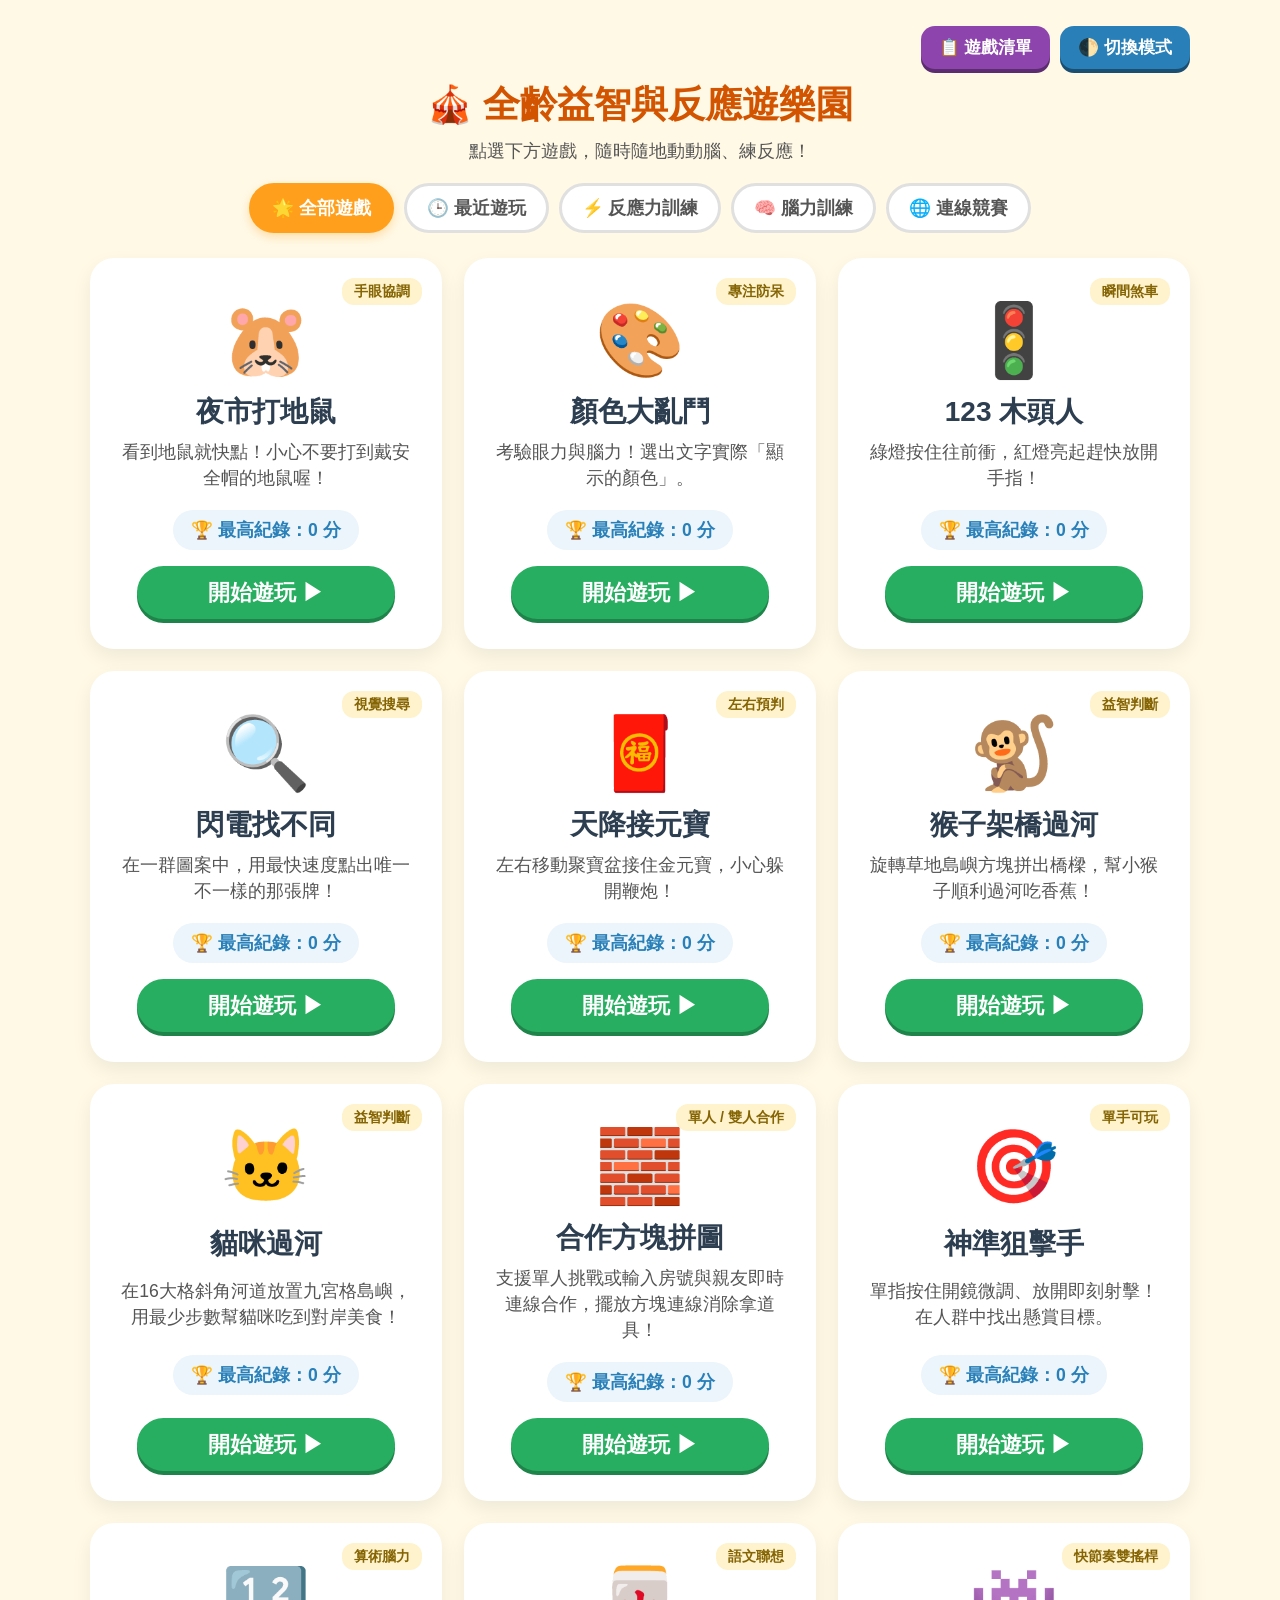
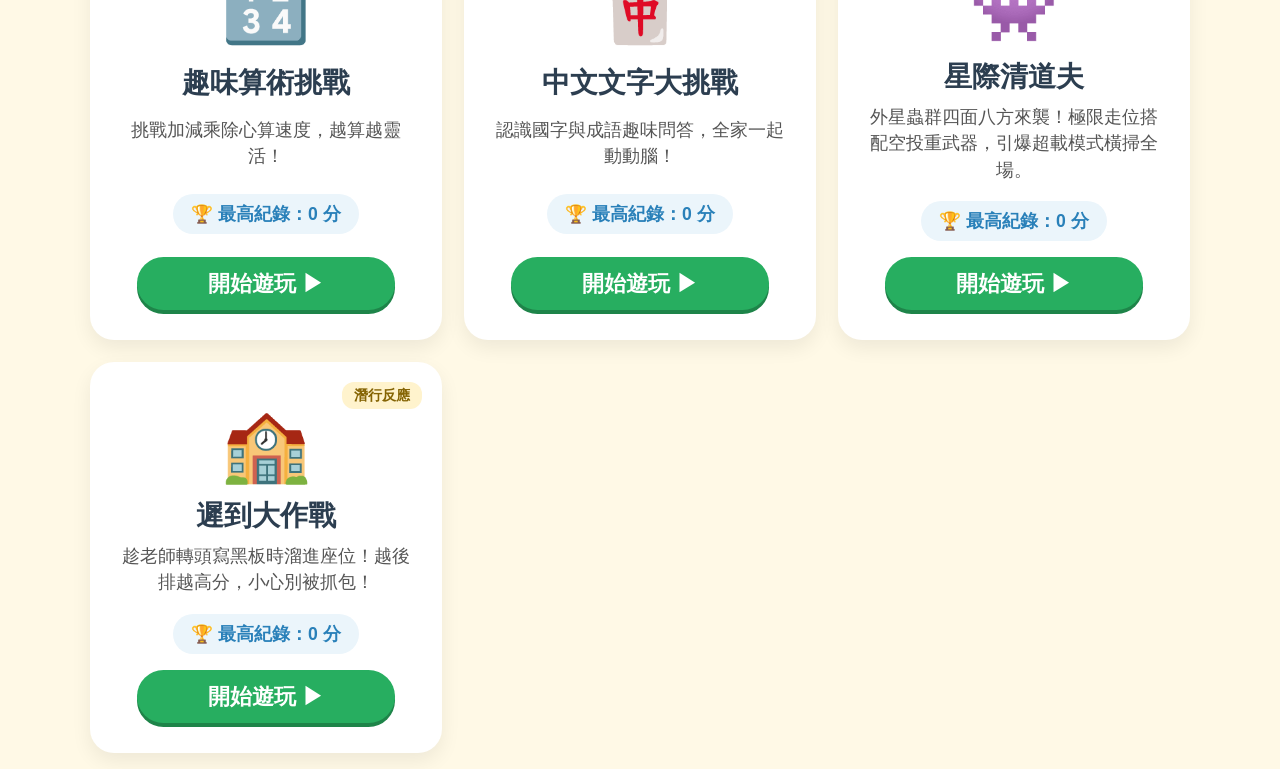
<file: index.html>
<!DOCTYPE html>
<html lang="zh-TW">
<head>
    <meta charset="UTF-8">
    <meta name="viewport" content="width=device-width, initial-scale=1.0">
    <title>全齡益智與反應遊樂園</title>
    <style>
        /* ==========================================
           1. 全域變數與主題設定 (整合自 style.css)
           ========================================== */
        :root {
            --bg-color: #FFF9E6;      /* 溫暖護眼米黃 */
            --card-bg: #FFFFFF;
            --text-main: #2C3E50;
            --text-muted: #555555;
            --border-subtle: #E0E0E0;
            --badge-bg: #EBF5FB;
            --play-area-bg: #FFFFFF;
            --primary: #FF9F1C;       
            --success: #27AE60;       
            --danger: #E74C3C;        
            --info: #2980B9;          
        }

        /* 深色 (黑色) 模式 */
        [data-theme="dark"] {
            --bg-color: #121212;      /* 沉浸純黑/深灰背景 */
            --card-bg: #1E1E1E;       /* 卡片深色 */
            --text-main: #E0E0E0;     /* 柔和白字 */
            --text-muted: #A0A0A0;
            --border-subtle: #333333;
            --badge-bg: #1A2A3A;
            --play-area-bg: #181818;
            --primary: #F39C12;
            --success: #2ECC71;
            --danger: #E74C3C;
            --info: #5DADE2;
        }

        * {
            box-sizing: border-box;
            font-family: "Microsoft JhengHei", "PingFang TC", "Heiti TC", sans-serif;
            user-select: none;
            -webkit-tap-highlight-color: transparent;
        }

        body {
            background-color: var(--bg-color);
            color: var(--text-main);
            margin: 0;
            padding: 16px;
            display: flex;
            flex-direction: column;
            align-items: center;
            min-height: 100vh;
            transition: background-color 0.3s, color 0.3s;
        }

        /* ==========================================
           2. 頁首與控制列樣式
           ========================================== */
        header {
            text-align: center;
            margin: 10px 0 20px 0;
            width: 100%;
            max-width: 1100px;
            display: flex;
            flex-direction: column;
            align-items: center;
        }

        .top-controls {
            width: 100%;
            display: flex;
            justify-content: flex-end;
            gap: 10px;
            margin-bottom: 12px;
        }

        .btn-control {
            background-color: var(--info);
            color: white;
            border: none;
            padding: 10px 18px;
            font-size: 1.05rem;
            font-weight: bold;
            border-radius: 14px;
            cursor: pointer;
            box-shadow: 0 4px 0 #1B4F72;
            transition: transform 0.1s, background-color 0.2s;
            display: inline-flex;
            align-items: center;
            gap: 6px;
        }

        .btn-control:active {
            transform: translateY(2px);
            box-shadow: 0 2px 0 #1B4F72;
        }

        .btn-view-toggle {
            background-color: #8E44AD;
            box-shadow: 0 4px 0 #5B2C6F;
        }

        .btn-view-toggle:active {
            box-shadow: 0 2px 0 #5B2C6F;
        }

        h1 {
            font-size: 2.3rem;
            color: #D35400;
            margin: 0 0 8px 0;
        }

        [data-theme="dark"] h1 {
            color: #F39C12;
        }

        .subtitle {
            font-size: 1.15rem;
            color: var(--text-muted);
            margin: 0;
        }

        /* ==========================================
           3. 分類篩選按鈕列 (含最近遊玩頁籤)
           ========================================== */
        .filter-bar {
            display: flex;
            flex-wrap: wrap;
            justify-content: center;
            gap: 10px;
            margin-bottom: 25px;
            width: 100%;
            max-width: 1100px;
        }

        .filter-btn {
            background: var(--card-bg);
            border: 3px solid var(--border-subtle);
            padding: 10px 20px;
            font-size: 1.1rem;
            font-weight: bold;
            border-radius: 50px;
            cursor: pointer;
            color: var(--text-muted);
            transition: all 0.2s;
        }

        .filter-btn:hover {
            border-color: var(--primary);
        }

        .filter-btn.active {
            background: var(--primary);
            border-color: var(--primary);
            color: white;
            box-shadow: 0 4px 10px rgba(255, 159, 28, 0.3);
        }

        /* ==========================================
           4. 遊戲展示區：卡片網格模式 (預設)
           ========================================== */
        .game-grid {
            display: grid;
            grid-template-columns: repeat(auto-fill, minmax(290px, 1fr));
            gap: 22px;
            width: 100%;
            max-width: 1100px;
        }

        .game-card {
            background: var(--card-bg);
            border-radius: 24px;
            padding: 26px 20px;
            text-align: center;
            text-decoration: none;
            color: inherit;
            box-shadow: 0 8px 20px rgba(0,0,0,0.07);
            border: 4px solid transparent;
            transition: transform 0.2s, border-color 0.2s, background-color 0.3s;
            display: flex;
            flex-direction: column;
            align-items: center;
            justify-content: space-between;
            position: relative;
        }

        .game-card:hover, .game-card:active {
            transform: translateY(-5px);
            border-color: var(--primary);
        }

        .tag-badge {
            position: absolute;
            top: 16px;
            right: 16px;
            background: #FFF3CD;
            color: #856404;
            padding: 4px 12px;
            border-radius: 12px;
            font-size: 0.9rem;
            font-weight: bold;
        }

        .icon {
            font-size: 4.5rem;
            margin: 10px 0;
        }

        .game-title {
            font-size: 1.75rem;
            font-weight: bold;
            margin-bottom: 8px;
        }

        .game-desc {
            font-size: 1.1rem;
            color: var(--text-muted);
            line-height: 1.5;
            margin-bottom: 18px;
        }

        .score-badge {
            background: var(--badge-bg);
            padding: 8px 18px;
            border-radius: 50px;
            font-size: 1.1rem;
            font-weight: bold;
            color: var(--info);
            margin-bottom: 16px;
        }

        .play-btn {
            background: var(--success);
            color: white;
            font-size: 1.35rem;
            font-weight: bold;
            padding: 12px 30px;
            border-radius: 50px;
            width: 85%;
            box-shadow: 0 4px 0 #1E8449;
        }

        /* ==========================================
           5. 遊戲展示區：精簡遊戲清單模式 (.list-mode)
           僅顯示：圖示、遊戲名稱、最高分
           ========================================== */
        .game-grid.list-mode {
            display: flex;
            flex-direction: column;
            gap: 12px;
        }

        .game-grid.list-mode .game-card {
            flex-direction: row;
            justify-content: space-between;
            align-items: center;
            padding: 14px 24px;
            border-radius: 18px;
            text-align: left;
        }

        .game-grid.list-mode .game-card:hover {
            transform: translateX(6px);
        }

        /* 隱藏清單模式下不需要的資訊 */
        .game-grid.list-mode .tag-badge,
        .game-grid.list-mode .game-desc,
        .game-grid.list-mode .play-btn {
            display: none;
        }

        .list-left-group {
            display: flex;
            align-items: center;
            gap: 16px;
        }

        .game-grid.list-mode .icon {
            font-size: 2.6rem;
            margin: 0;
            line-height: 1;
        }

        .game-grid.list-mode .game-title {
            font-size: 1.45rem;
            margin: 0;
        }

        .game-grid.list-mode .score-badge {
            margin: 0;
            font-size: 1.05rem;
            padding: 8px 16px;
            white-space: nowrap;
        }

        /* ==========================================
           6. 空狀態提示 (例如尚未有最近遊玩紀錄)
           ========================================== */
        .empty-state {
            grid-column: 1 / -1;
            background: var(--card-bg);
            border-radius: 24px;
            padding: 50px 20px;
            text-align: center;
            box-shadow: 0 8px 20px rgba(0,0,0,0.05);
            width: 100%;
        }

        .empty-state-icon {
            font-size: 4rem;
            margin-bottom: 12px;
        }

        .empty-state-text {
            font-size: 1.3rem;
            color: var(--text-muted);
            margin-bottom: 20px;
        }

        /* 手機版微調 */
        @media (max-width: 600px) {
            h1 { font-size: 1.85rem; }
            .top-controls { justify-content: center; }
            .game-grid.list-mode .game-card { padding: 12px 16px; }
            .game-grid.list-mode .icon { font-size: 2.2rem; }
            .game-grid.list-mode .game-title { font-size: 1.25rem; }
            .game-grid.list-mode .score-badge { font-size: 0.95rem; padding: 6px 12px; }
        }
    </style>
</head>
<body>

    <header>
        <!-- 頂部功能按鈕列：切換檢視模式 + 切換深淺主題 -->
        <div class="top-controls">
            <button class="btn-control btn-view-toggle" id="btn-view-toggle" onclick="toggleViewMode()">
                📋 遊戲清單
            </button>
            <button class="btn-control" onclick="toggleTheme()">
                🌓 切換模式
            </button>
        </div>

        <h1>🎪 全齡益智與反應遊樂園</h1>
        <p class="subtitle">點選下方遊戲，隨時隨地動動腦、練反應！</p>
    </header>

    <!-- 分類篩選頁籤列 -->
    <div class="filter-bar" id="filter-bar">
        <button class="filter-btn active" data-category="all" onclick="filterGames('all', this)">🌟 全部遊戲</button>
        <button class="filter-btn" data-category="recent" onclick="filterGames('recent', this)">🕒 最近遊玩</button>
        <button class="filter-btn" data-category="reaction" onclick="filterGames('reaction', this)">⚡ 反應力訓練</button>
        <button class="filter-btn" data-category="brain" onclick="filterGames('brain', this)">🧠 腦力訓練</button>
        <button class="filter-btn" data-category="multiplayer" onclick="filterGames('multiplayer', this)">🌐 連線競賽</button>
    </div>

    <!-- 遊戲列表自動生成區 -->
    <main class="game-grid" id="game-grid"></main>

    <script>
        // ==========================================
        // 【遊戲擴充設定區】未來只要在這裡新增物件即可！
        // ==========================================
        const GAMES_CONFIG = [
            {
                id: 'mole',                 // 對應 localStorage 的 best_mole
                title: '夜市打地鼠',
                icon: '🐹',
                category: 'reaction',       // reaction / brain / multiplayer
                tag: '手眼協調',
                desc: '看到地鼠就快點！小心不要打到戴安全帽的地鼠喔！',
                url: 'whack-a-mole.html'
            },
            {
                id: 'color',
                title: '顏色大亂鬥',
                icon: '🎨',
                category: 'reaction',
                tag: '專注防呆',
                desc: '考驗眼力與腦力！選出文字實際「顯示的顏色」。',
                url: 'stroop-color.html'
            },
            {
                id: 'light',
                title: '123 木頭人',
                icon: '🚦',
                category: 'reaction',
                tag: '瞬間煞車',
                desc: '綠燈按住往前衝，紅燈亮起趕快放開手指！',
                url: 'red-light.html'
            },
            {
                id: 'diff',
                title: '閃電找不同',
                icon: '🔍',
                category: 'reaction',
                tag: '視覺搜尋',
                desc: '在一群圖案中，用最快速度點出唯一不一樣的那張牌！',
                url: 'spot-diff.html'
            },
            {
                id: 'gold',
                title: '天降接元寶',
                icon: '🧧',
                category: 'reaction',
                tag: '左右預判',
                desc: '左右移動聚寶盆接住金元寶，小心躲開鞭炮！',
                url: 'catch-gold.html'
            },
            {
                id: 'monkey',
                title: '猴子架橋過河',
                icon: '🐒',
                category: 'brain',
                tag: '益智判斷',
                desc: '旋轉草地島嶼方塊拼出橋樑，幫小猴子順利過河吃香蕉！',
                url: 'monkey-bridge.html'
            },
            {
                id: 'cat',
                title: '貓咪過河',
                icon: '🐱',
                category: 'brain',
                tag: '益智判斷',
                desc: '在16大格斜角河道放置九宮格島嶼，用最少步數幫貓咪吃到對岸美食！',
                url: 'cat-bridge.html'
            },
            {
                id: 'coop_blocks',
                title: '合作方塊拼圖',
                icon: '🧱',
                category: 'multiplayer',
                tag: '單人 / 雙人合作',
                desc: '支援單人挑戰或輸入房號與親友即時連線合作，擺放方塊連線消除拿道具！',
                url: 'coop-blocks.html'
            },
            {
                id: 'sniper',
                title: '神準狙擊手',
                icon: '🎯',
                category: 'reaction',
                tag: '單手可玩',
                desc: '單指按住開鏡微調、放開即刻射擊！在人群中找出懸賞目標。',
                url: 'sniper_game.html'
            },
            {
                id: 'math',
                title: '趣味算術挑戰',
                icon: '🔢',
                category: 'brain',
                tag: '算術腦力',
                desc: '挑戰加減乘除心算速度，越算越靈活！',
                url: 'math_quiz.html'
            },
            {
                id: 'chinese',
                title: '中文文字大挑戰',
                icon: '🀄',
                category: 'brain',
                tag: '語文聯想',
                desc: '認識國字與成語趣味問答，全家一起動動腦！',
                url: 'chinese-game.html'
            },
            {
                id: 'alien_shooter',
                title: '星際清道夫',
                icon: '👾',
                category: 'reaction',
                tag: '快節奏雙搖桿',
                desc: '外星蟲群四面八方來襲！極限走位搭配空投重武器，引爆超載模式橫掃全場。',
                url: 'alien_shooter.html'
            },
			{
				id: 'late-class',
				title: '遲到大作戰',
				icon: '🏫',
				category: 'reaction',
				tag: '潛行反應',
				desc: '趁老師轉頭寫黑板時溜進座位！越後排越高分，小心別被抓包！',
				url: 'late_to_class.html'
			}
        ];

        // ==========================================
        // 狀態管理 (目前分類、檢視模式、深淺主題)
        // ==========================================
        let currentCategory = 'all';
        let isListView = localStorage.getItem('arcade_view_mode') === 'list';

        // 讀取最近遊玩紀錄陣列 (由新到舊排列的遊戲 ID)
        function getRecentGames() {
            try {
                const saved = localStorage.getItem('arcade_recent_games');
                return saved ? JSON.parse(saved) : [];
            } catch (e) {
                return [];
            }
        }

        // 記錄玩家點擊的遊戲到最近遊玩清單
        function recordRecentPlay(gameId) {
            try {
                let recent = getRecentGames();
                // 移除重複的舊紀錄，並將最新點擊的放到最前面
                recent = recent.filter(id => id !== gameId);
                recent.unshift(gameId);
                // 最多保留最近 8 款遊戲
                if (recent.length > 8) {
                    recent = recent.slice(0, 8);
                }
                localStorage.setItem('arcade_recent_games', JSON.stringify(recent));
            } catch (e) {
                console.warn('無法儲存最近遊玩紀錄:', e);
            }
        }

        // ==========================================
        // 切換「卡片模式」與「遊戲清單模式」
        // ==========================================
        function applyViewModeUI() {
            const grid = document.getElementById('game-grid');
            const toggleBtn = document.getElementById('btn-view-toggle');

            if (isListView) {
                grid.classList.add('list-mode');
                toggleBtn.innerHTML = '🃏 卡片模式';
            } else {
                grid.classList.remove('list-mode');
                toggleBtn.innerHTML = '📋 遊戲清單';
            }
        }

        function toggleViewMode() {
            isListView = !isListView;
            localStorage.setItem('arcade_view_mode', isListView ? 'list' : 'card');
            applyViewModeUI();
            renderGames(currentCategory);
        }

        // ==========================================
        // 切換「護眼暖米黃」與「深色模式」
        // ==========================================
        function initTheme() {
            const savedTheme = localStorage.getItem('arcade_theme');
            if (savedTheme === 'dark') {
                document.documentElement.setAttribute('data-theme', 'dark');
            }
        }

        function toggleTheme() {
            const currentTheme = document.documentElement.getAttribute('data-theme');
            const newTheme = currentTheme === 'dark' ? 'light' : 'dark';
            if (newTheme === 'dark') {
                document.documentElement.setAttribute('data-theme', 'dark');
            } else {
                document.documentElement.removeAttribute('data-theme');
            }
            localStorage.setItem('arcade_theme', newTheme);
        }

        // ==========================================
        // 自動渲染遊戲卡片 / 清單的函式
        // ==========================================
        function renderGames(filterCategory = 'all') {
            currentCategory = filterCategory;
            const grid = document.getElementById('game-grid');
            grid.innerHTML = '';

            let filtered = [];

            if (filterCategory === 'all') {
                filtered = GAMES_CONFIG;
            } else if (filterCategory === 'recent') {
                // 依照最近遊玩的順序取出對應的遊戲物件
                const recentIds = getRecentGames();
                filtered = recentIds
                    .map(id => GAMES_CONFIG.find(g => g.id === id))
                    .filter(Boolean);
            } else {
                filtered = GAMES_CONFIG.filter(g => g.category === filterCategory);
            }

            // 若「最近遊玩」尚無紀錄，顯示友善提示與引導按鈕
            if (filtered.length === 0 && filterCategory === 'recent') {
                grid.innerHTML = `
                    <div class="empty-state">
                        <div class="empty-state-icon">🕹️</div>
                        <div class="empty-state-text">您還沒有遊玩過任何遊戲喔！<br>快去挑選一款喜歡的遊戲體驗看看吧！</div>
                        <button class="filter-btn active" onclick="switchToAll()">🌟 瀏覽全部遊戲</button>
                    </div>
                `;
                return;
            }

            filtered.forEach(game => {
                const bestScore = localStorage.getItem(`best_${game.id}`) || 0;
                const card = document.createElement('a');
                card.href = game.url;
                card.className = 'game-card';

                // 點擊遊戲時，記錄到「最近遊玩」
                card.addEventListener('click', () => {
                    recordRecentPlay(game.id);
                });

                if (isListView) {
                    // 清單模式：只顯示最重要的「圖示」、「遊戲名稱」與「最高分」
                    card.innerHTML = `
                        <div class="list-left-group">
                            <div class="icon">${game.icon}</div>
                            <div class="game-title">${game.title}</div>
                        </div>
                        <div class="score-badge">🏆 最高：${bestScore} 分</div>
                    `;
                } else {
                    // 卡片模式：顯示完整資訊
                    card.innerHTML = `
                        <span class="tag-badge">${game.tag}</span>
                        <div class="icon">${game.icon}</div>
                        <div class="game-title">${game.title}</div>
                        <div class="game-desc">${game.desc}</div>
                        <div class="score-badge">🏆 最高紀錄：${bestScore} 分</div>
                        <div class="play-btn">開始遊玩 ▶</div>
                    `;
                }

                grid.appendChild(card);
            });
        }

        // 切換分類按鈕
        function filterGames(category, btnElement) {
            document.querySelectorAll('.filter-btn').forEach(btn => btn.classList.remove('active'));
            btnElement.classList.add('active');
            renderGames(category);
        }

        // 從空狀態一鍵切回「全部遊戲」
        function switchToAll() {
            const allBtn = document.querySelector('.filter-btn[data-category="all"]');
            if (allBtn) {
                filterGames('all', allBtn);
            }
        }

        // 網頁載入初始化
        initTheme();
        applyViewModeUI();
        renderGames('all');
    </script>
</body>
</html>
</file>
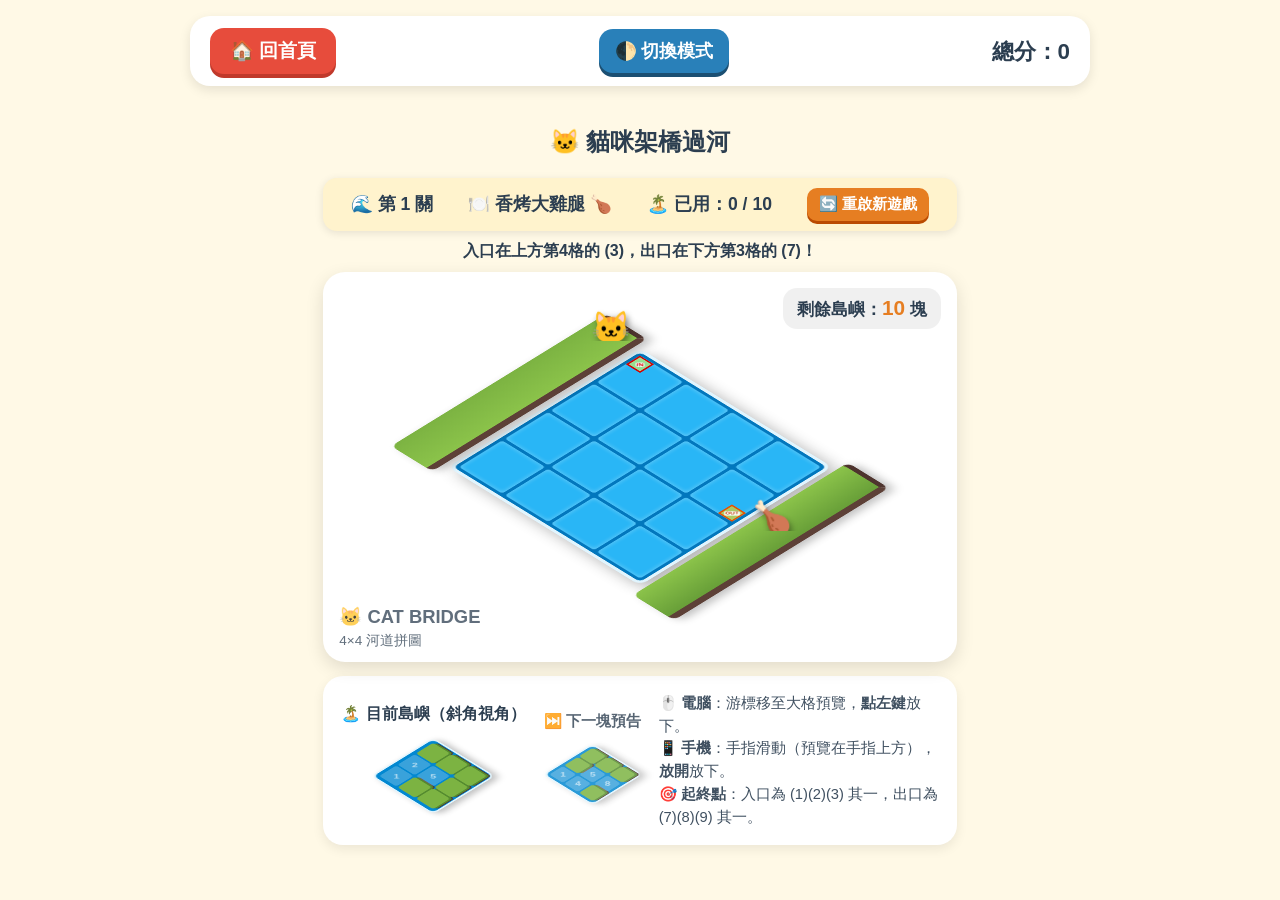
<file: cat-bridge.html>
<!DOCTYPE html>
<html lang="zh-TW">
<head>
    <meta charset="UTF-8">
    <meta name="viewport" content="width=device-width, initial-scale=1.0">
    <title>貓咪架橋過河 - 斜角拼圖版</title>
    <link rel="stylesheet" href="style.css">
    <style>
        .game-container { text-align: center; max-width: 680px; margin: 0 auto; padding-bottom: 24px; }

        .status-bar {
            display: flex; justify-content: space-around; align-items: center;
            background: #FFF3CD !important; color: #2C3E50 !important;
            padding: 10px 14px; border-radius: 14px; font-size: 1.1rem; font-weight: bold;
            margin-bottom: 10px; box-shadow: 0 2px 8px rgba(0,0,0,0.1);
            flex-wrap: wrap; gap: 8px;
        }

        .btn-restart-mini {
            background: #E67E22;
            color: #FFF;
            border: none;
            padding: 6px 12px;
            border-radius: 10px;
            font-size: 0.95rem;
            font-weight: bold;
            cursor: pointer;
            box-shadow: 0 3px 0 #BA4A00;
        }
        .btn-restart-mini:active {
            transform: translateY(2px);
            box-shadow: 0 1px 0 #BA4A00;
        }

        /* 2.5D 等距視角主舞台 */
        .iso-stage {
            position: relative;
            width: 100%;
            height: 390px;
            background: var(--card-bg);
            border-radius: 22px;
            box-shadow: 0 6px 18px rgba(0,0,0,0.12);
            overflow: hidden;
            margin-bottom: 14px;
            display: flex;
            align-items: center;
            justify-content: center;
            touch-action: none;
            user-select: none;
        }

        .iso-world {
            position: relative;
            width: 272px;
            height: 272px;
            transform: rotateX(52deg) rotateZ(-45deg);
            transform-style: preserve-3d;
        }

        .bank-top {
            position: absolute;
            top: -64px;
            left: -16px;
            width: 304px;
            height: 58px;
            background: linear-gradient(180deg, #7CB342, #8BC34A);
            border-bottom: 8px solid #5D4037;
            border-right: 6px solid #4E342E;
            border-radius: 8px;
            box-shadow: 4px 6px 12px rgba(0,0,0,0.25);
        }

        .bank-bottom {
            position: absolute;
            bottom: -64px;
            left: -16px;
            width: 304px;
            height: 58px;
            background: linear-gradient(0deg, #689F38, #8BC34A);
            border-bottom: 8px solid #5D4037;
            border-right: 6px solid #4E342E;
            border-radius: 8px;
            box-shadow: 4px 6px 12px rgba(0,0,0,0.25);
        }

        .iso-sprite {
            position: absolute;
            font-size: 32px;
            transform: rotateZ(45deg) rotateX(-40deg) translateY(-14px);
            pointer-events: none;
            z-index: 25;
            filter: drop-shadow(2px 4px 3px rgba(0,0,0,0.4));
            transition: all 0.16s linear;
        }

        /* 4x4 河道大格網格 (16大格) */
        .river-16 {
            width: 272px;
            height: 272px;
            display: grid;
            grid-template-columns: repeat(4, 1fr);
            grid-template-rows: repeat(4, 1fr);
            gap: 4px;
            background: #0277BD;
            padding: 4px;
            border-radius: 10px;
            border: 4px solid #E1F5FE;
            box-shadow: 0 10px 20px rgba(0,0,0,0.3);
        }
        [data-theme="dark"] .river-16 {
            background: #014370;
            border-color: #4FC3F7;
        }

        .macro-cell {
            position: relative;
            background: #29B6F6;
            border-radius: 4px;
            display: grid;
            grid-template-columns: repeat(3, 1fr);
            grid-template-rows: repeat(3, 1fr);
            cursor: pointer;
            box-shadow: inset 0 0 6px rgba(255,255,255,0.35);
            transition: background-color 0.12s;
        }
        [data-theme="dark"] .macro-cell {
            background: #026AA7;
        }

        .micro-cell {
            width: 100%;
            height: 100%;
            position: relative;
            pointer-events: none;
            display: flex;
            align-items: center;
            justify-content: center;
        }

        /* 入口九宮格 (1)(2)(3) 精準標示 */
        .micro-cell.entry-spot {
            background: rgba(238, 255, 65, 0.55);
            box-shadow: inset 0 0 0 2px #D50000;
            z-index: 3;
        }
        .micro-cell.entry-spot::before {
            content: "IN";
            font-size: 7px;
            font-weight: 900;
            color: #D50000;
            background: rgba(255, 255, 255, 0.92);
            padding: 0 1px;
            border-radius: 2px;
            line-height: 1;
            transform: rotateZ(45deg);
        }

        /* 出口九宮格 (7)(8)(9) 精準標示 */
        .micro-cell.exit-spot {
            background: rgba(255, 214, 0, 0.6);
            box-shadow: inset 0 0 0 2px #E65100;
            z-index: 3;
        }
        .micro-cell.exit-spot::before {
            content: "OUT";
            font-size: 6.5px;
            font-weight: 900;
            color: #BF360C;
            background: rgba(255, 255, 255, 0.92);
            padding: 0 1px;
            border-radius: 2px;
            line-height: 1;
            transform: rotateZ(45deg);
        }

        /* 實心草地島嶼 */
        .micro-cell.land {
            background: #7CB342;
            box-shadow: 2px 2px 0 #558B2F, 3px 3px 0 #4E342E;
            z-index: 4;
        }

        .macro-cell.preview-ok .micro-cell.preview-land {
            background: rgba(174, 234, 0, 0.9);
            box-shadow: 1px 1px 0 #33691E;
            z-index: 5;
        }
        .macro-cell.preview-bad {
            background: rgba(231, 76, 60, 0.55) !important;
        }

        /* 過關路徑明顯高亮標示 */
        .micro-cell.path-highlight {
            background: #FFEE58 !important;
            box-shadow: inset 0 0 0 2px #F57F17, 0 0 8px #FFD54F !important;
            z-index: 7;
        }

        .corner-badge-right {
            position: absolute;
            right: 16px;
            top: 16px;
            background: rgba(0,0,0,0.06);
            padding: 8px 14px;
            border-radius: 14px;
            font-weight: bold;
            font-size: 1.05rem;
            z-index: 10;
        }
        [data-theme="dark"] .corner-badge-right {
            background: rgba(255,255,255,0.1);
        }

        .corner-badge-left {
            position: absolute;
            left: 16px;
            bottom: 12px;
            text-align: left;
            font-weight: 900;
            font-size: 1.15rem;
            opacity: 0.75;
            pointer-events: none;
            z-index: 10;
        }

        /* 底部島嶼展示區 */
        .dock-panel {
            background: var(--card-bg);
            padding: 16px 18px;
            border-radius: 20px;
            box-shadow: 0 4px 12px rgba(0,0,0,0.08);
            display: flex;
            align-items: center;
            justify-content: space-around;
            flex-wrap: wrap;
            gap: 18px;
        }

        .piece-card {
            display: flex;
            flex-direction: column;
            align-items: center;
            gap: 10px;
        }

        .iso-preview-stage {
            width: 118px;
            height: 82px;
            display: flex;
            align-items: center;
            justify-content: center;
        }
        .iso-preview-stage.small-stage {
            width: 96px;
            height: 68px;
            opacity: 0.85;
        }

        .grid-3x3 {
            display: grid;
            grid-template-columns: repeat(3, 24px);
            grid-template-rows: repeat(3, 24px);
            gap: 2px;
            background: #0288D1;
            padding: 4px;
            border-radius: 8px;
            border: 2px solid #E1F5FE;
            box-shadow: 3px 5px 8px rgba(0,0,0,0.25);
            transform: rotateX(52deg) rotateZ(-45deg);
        }
        .iso-preview-stage.small-stage .grid-3x3 {
            grid-template-columns: repeat(3, 19px);
            grid-template-rows: repeat(3, 19px);
            gap: 2px;
            padding: 3px;
        }

        .g3-cell {
            width: 100%;
            height: 100%;
            background: rgba(255,255,255,0.22);
            border-radius: 3px;
            display: flex;
            align-items: center;
            justify-content: center;
            font-size: 0.65rem;
            color: rgba(255,255,255,0.65);
            font-weight: bold;
        }
        .g3-cell span {
            transform: rotateZ(45deg);
        }
        .g3-cell.solid {
            background: #7CB342;
            box-shadow: 2px 2px 0 #558B2F, 3px 3px 0 #4E342E;
            color: transparent;
        }

        .rule-hint {
            text-align: left;
            font-size: 0.92rem;
            line-height: 1.55;
            max-width: 280px;
            opacity: 0.9;
        }

        .result-box {
            margin-top: 14px;
            background: var(--card-bg);
            padding: 20px;
            border-radius: 20px;
            box-shadow: 0 4px 15px rgba(0,0,0,0.12);
        }
        .btn-next-stage {
            background: #27AE60;
            color: #FFF;
            border: none;
            padding: 12px 24px;
            border-radius: 14px;
            font-size: 1.15rem;
            font-weight: bold;
            cursor: pointer;
            box-shadow: 0 4px 0 #1E8449;
            margin-right: 10px;
        }
        .btn-next-stage:active {
            transform: translateY(2px);
            box-shadow: 0 2px 0 #1E8449;
        }
    </style>
</head>
<body>
    <div class="top-nav">
        <button class="btn-home" onclick="exitToHome(isStarted)">🏠 回首頁</button>
        <button class="btn-theme" onclick="toggleTheme()">🌓 切換模式</button>
        <div class="score-display">總分：<span id="total-score">0</span></div>
    </div>

    <div class="game-container">
        <h2>🐱 貓咪架橋過河</h2>

        <div class="status-bar">
            <div>🌊 第 <span id="level">1</span> 關</div>
            <div>🍽️ <span id="food-name">鮮美烤魚</span> <span id="food-icon-bar">🐟</span></div>
            <div>🏝️ 已用：<span id="used-count">0</span> / <span id="max-limit">10</span></div>
            <button class="btn-restart-mini" onclick="restartFullGame()">🔄 重啟新遊戲</button>
        </div>

        <div style="margin-bottom: 10px; font-size: 1rem; font-weight: bold;" id="msg-bar">
            從入口（IN）連通到出口（OUT）！手機觸控會自動在手指上方瞄準。
        </div>

        <!-- 2.5D 等距斜角主舞台 -->
        <div class="iso-stage" id="iso-stage">
            <div class="corner-badge-right">
                剩餘島嶼：<span id="remain-count" style="color: #E67E22; font-size: 1.3rem;">10</span> 塊
            </div>
            <div class="corner-badge-left">
                🐱 CAT BRIDGE<br><span style="font-size: 0.85rem; font-weight: normal;">4×4 河道拼圖</span>
            </div>

            <div class="iso-world" id="iso-world">
                <div class="bank-top" id="bank-top"></div>
                <div class="iso-sprite" id="cat-sprite">🐱</div>

                <div class="river-16" id="river-16"></div>

                <div class="bank-bottom" id="bank-bottom"></div>
                <div class="iso-sprite" id="food-sprite">🐟</div>
            </div>
        </div>

		<!-- 過關停留恭喜面板（保留過關路徑畫面，等待玩家點擊進入下一關） -->
        <div id="win-box" class="result-box" style="display:none; border: 2px solid #27AE60;">
            <h3 style="color: #27AE60; margin-bottom: 8px;" id="win-title">🎉 恭喜過關！</h3>
            <p id="win-desc" style="font-size: 1.05rem; margin-bottom: 14px;"></p>
            <button class="btn-next-stage" onclick="goToNextStage()">開始下一關 ▶</button>
        </div>

        <!-- 底部島嶼展示區 -->
        <div class="dock-panel" id="dock-panel">
            <div class="piece-card">
                <div style="font-weight: bold; font-size: 0.98rem;">🏝️ 目前島嶼（斜角視角）</div>
                <div class="iso-preview-stage">
                    <div class="grid-3x3" id="current-piece-grid"></div>
                </div>
            </div>

            <div class="piece-card">
                <div style="font-weight: bold; font-size: 0.92rem; opacity: 0.8;">⏭️ 下一塊預告</div>
                <div class="iso-preview-stage small-stage">
                    <div class="grid-3x3" id="next-piece-grid"></div>
                </div>
            </div>

            <div class="rule-hint">
                <div>🖱️ <b>電腦</b>：游標移至大格預覽，<b>點左鍵</b>放下。</div>
                <div>📱 <b>手機</b>：手指滑動（預覽在手指上方），<b>放開</b>放下。</div>
                <div>🎯 <b>起終點</b>：入口為 (1)(2)(3) 其一，出口為 (7)(8)(9) 其一。</div>
            </div>
        </div>

        <!-- 遊戲結束結算框 -->
        <div id="gameover-box" class="result-box" style="display:none; border: 2px solid #E74C3C;">
            <h3 style="color: #E74C3C; margin-bottom: 8px;" id="gameover-title">💥 挑戰失敗！</h3>
            <p id="gameover-desc" style="font-size: 1.05rem; margin-bottom: 12px;"></p>
            <button class="btn-big" onclick="restartFullGame()">🔄 重啟新遊戲 ▶</button>
        </div>
    </div>

    <script src="common.js"></script>
    <script>
        // ==========================================
        // ⚙️ 遊戲參數設定區（可直接調整格數與上限）
        // ==========================================
        const GAME_CONFIG = {
            minCells: 3,            // 九宮格島嶼最少實心格數
            maxCells: 7,            // 九宮格島嶼最多實心格數（可改為 8 或 9）
            maxIslandsPerStage: 10, // 每局最多出幾個島嶼
            touchOffsetY: 68        // 手機觸控時瞄準點往上偏移的像素距離
        };

        const FOODS = [
            { icon: '🐟', name: '鮮美烤魚' },
            { icon: '🍤', name: '炸天婦羅蝦' },
            { icon: '🍣', name: '鮭魚握壽司' },
            { icon: '🥫', name: '頂級貓罐頭' },
            { icon: '🍗', name: '香烤大雞腿' },
            { icon: '🥛', name: '濃醇鮮牛奶' },
            { icon: '🦀', name: '清蒸大螃蟹' }
        ];

        let isStarted = false;
        let isGameOver = false;
        let isStageCleared = false;
        let isAnimating = false;
        let level = 1;
        let totalScore = 0;
        let usedIslands = 0;

        let macroOccupied = [];
        let microLand = [];
        let clearedPath = [];

        let entryMacroCol = 0;
        let entrySubCell = 2;
        let exitMacroCol = 3;
        let exitSubCell = 8;

        let currentPiece = [];
        let nextPiece = [];
        let hoverMacroIdx = null;

        // ==========================================
        // 🧩 九宮格隨機生成器（雙重相鄰規則）
        // ==========================================
        function generateValidNineGridIsland() {
            let guard = 0;
            while (guard < 2000) {
                guard++;
                const count = Math.floor(Math.random() * (GAME_CONFIG.maxCells - GAME_CONFIG.minCells + 1)) + GAME_CONFIG.minCells;
                const pool = [1, 2, 3, 4, 5, 6, 7, 8, 9];
                for (let i = pool.length - 1; i > 0; i--) {
                    const j = Math.floor(Math.random() * (i + 1));
                    [pool[i], pool[j]] = [pool[j], pool[i]];
                }
                const selected = pool.slice(0, count).sort((a, b) => a - b);

                if (validateIslandRules(selected)) {
                    return selected;
                }
            }
            return [1, 2, 3, 5, 8];
        }

        function getOrthogonalNeighbors(cellNum) {
            const r = Math.floor((cellNum - 1) / 3);
            const c = (cellNum - 1) % 3;
            const res = [];
            const dirs = [[-1, 0], [1, 0], [0, -1], [0, 1]];
            for (const [dr, dc] of dirs) {
                const nr = r + dr;
                const nc = c + dc;
                if (nr >= 0 && nr < 3 && nc >= 0 && nc < 3) {
                    res.push(nr * 3 + nc + 1);
                }
            }
            return res;
        }

        function validateIslandRules(cells) {
            const set = new Set(cells);

            // 規則 A：方塊出現在 (2)(4)(6)(8) 時，旁邊必須至少相連一格實心方塊
            for (const crossCell of [2, 4, 6, 8]) {
                if (set.has(crossCell)) {
                    const neighbors = getOrthogonalNeighbors(crossCell);
                    const hasAdjacent = neighbors.some(n => set.has(n));
                    if (!hasAdjacent) return false;
                }
            }

            // 規則 B：當 (5) 為實心時，(2)(4)(6)(8) 至少必須有 2 格實心
            if (set.has(5)) {
                const crossCount = [2, 4, 6, 8].filter(n => set.has(n)).length;
                if (crossCount < 2) return false;
            }

            // 規則 C：至少有三格上下左右連在一起
            let maxConnected = 0;
            const visited = new Set();

            for (const startNode of cells) {
                if (visited.has(startNode)) continue;
                let compSize = 0;
                const queue = [startNode];
                visited.add(startNode);

                while (queue.length > 0) {
                    const curr = queue.shift();
                    compSize++;
                    for (const nextNode of getOrthogonalNeighbors(curr)) {
                        if (set.has(nextNode) && !visited.has(nextNode)) {
                            visited.add(nextNode);
                            queue.push(nextNode);
                        }
                    }
                }
                if (compSize > maxConnected) maxConnected = compSize;
            }

            return maxConnected >= 3;
        }

        // ==========================================
        // 🎮 遊戲初始化與流程控制
        // ==========================================
        function restartFullGame() {
            level = 1;
            totalScore = 0;
            document.getElementById('total-score').innerText = totalScore;
            initStage();
        }

        function goToNextStage() {
            if (!isStageCleared) return;
            level++;
            initStage();
        }

        function initStage() {
            isStarted = true;
            isGameOver = false;
            isStageCleared = false;
            isAnimating = false;
            usedIslands = 0;
            clearedPath = [];
            hoverMacroIdx = null;

            document.getElementById('gameover-box').style.display = 'none';
            document.getElementById('win-box').style.display = 'none';
            document.getElementById('dock-panel').style.display = 'flex';
            document.getElementById('max-limit').innerText = GAME_CONFIG.maxIslandsPerStage;

            macroOccupied = Array(16).fill(false);
            microLand = Array.from({ length: 12 }, () => Array(12).fill(0));

            entryMacroCol = Math.floor(Math.random() * 4);
            entrySubCell = [1, 2, 3][Math.floor(Math.random() * 3)];

            exitMacroCol = Math.floor(Math.random() * 4);
            exitSubCell = [7, 8, 9][Math.floor(Math.random() * 3)];

            const food = FOODS[Math.floor(Math.random() * FOODS.length)];
            document.getElementById('food-name').innerText = food.name;
            document.getElementById('food-icon-bar').innerText = food.icon;
            document.getElementById('food-sprite').innerText = food.icon;
            document.getElementById('cat-sprite').innerText = '🐱';

            updateCounters();
            positionBanksAndSprites();

            currentPiece = generateValidNineGridIsland();
            nextPiece = generateValidNineGridIsland();
            renderPiecePreview('current-piece-grid', currentPiece);
            renderPiecePreview('next-piece-grid', nextPiece);

            document.getElementById('msg-bar').innerText =
                `入口在上方第${entryMacroCol + 1}格的 (${entrySubCell})，出口在下方第${exitMacroCol + 1}格的 (${exitSubCell})！`;
            renderRiver16();
        }

        function updateCounters() {
            document.getElementById('level').innerText = level;
            document.getElementById('used-count').innerText = usedIslands;
            document.getElementById('remain-count').innerText = GAME_CONFIG.maxIslandsPerStage - usedIslands;
        }

        function positionBanksAndSprites() {
            const cellSpan = 66;
            const entrySubCol = (entrySubCell - 1) % 3;
            const exitSubCol = (exitSubCell - 1) % 3;

            const entryX = 12 + entryMacroCol * cellSpan + (entrySubCol + 0.5) * (58 / 3);
            const exitX = 12 + exitMacroCol * cellSpan + (exitSubCol + 0.5) * (58 / 3);

            const catSprite = document.getElementById('cat-sprite');
            const foodSprite = document.getElementById('food-sprite');
            catSprite.style.top = '-48px';
            catSprite.style.left = `${entryX - 18}px`;

            foodSprite.style.top = '284px';
            foodSprite.style.left = `${exitX - 18}px`;
        }

        function renderPiecePreview(containerId, pieceCells) {
            const box = document.getElementById(containerId);
            box.innerHTML = '';
            for (let i = 1; i <= 9; i++) {
                const div = document.createElement('div');
                div.className = 'g3-cell';
                div.innerHTML = `<span>${i}</span>`;
                if (pieceCells.includes(i)) {
                    div.classList.add('solid');
                }
                box.appendChild(div);
            }
        }

        function renderRiver16() {
            const riverEl = document.getElementById('river-16');
            riverEl.innerHTML = '';

            const entryMicroR = 0;
            const entryMicroC = entryMacroCol * 3 + ((entrySubCell - 1) % 3);

            const exitMicroR = 11;
            const exitMicroC = exitMacroCol * 3 + ((exitSubCell - 1) % 3);

            const pathSet = new Set(clearedPath.map(([r, c]) => `${r},${c}`));

            for (let mIdx = 0; mIdx < 16; mIdx++) {
                const mRow = Math.floor(mIdx / 4);
                const mCol = mIdx % 4;

                const macroDiv = document.createElement('div');
                macroDiv.className = 'macro-cell';
                macroDiv.dataset.midx = mIdx;

                for (let sub = 1; sub <= 9; sub++) {
                    const sRow = Math.floor((sub - 1) / 3);
                    const sCol = (sub - 1) % 3;
                    const gRow = mRow * 3 + sRow;
                    const gCol = mCol * 3 + sCol;

                    const microDiv = document.createElement('div');
                    microDiv.className = 'micro-cell';
                    microDiv.dataset.sub = sub;
                    microDiv.dataset.gr = gRow;
                    microDiv.dataset.gc = gCol;

                    if (gRow === entryMicroR && gCol === entryMicroC) {
                        microDiv.classList.add('entry-spot');
                    }
                    if (gRow === exitMicroR && gCol === exitMicroC) {
                        microDiv.classList.add('exit-spot');
                    }

                    if (microLand[gRow][gCol] === 1) {
                        microDiv.classList.add('land');
                    }
                    if (pathSet.has(`${gRow},${gCol}`)) {
                        microDiv.classList.add('path-highlight');
                    }
                    macroDiv.appendChild(microDiv);
                }

                macroDiv.addEventListener('mouseenter', () => {
                    if (!canInteractWithBoard()) return;
                    hoverMacroIdx = mIdx;
                    updateRiverPreview();
                });

                macroDiv.addEventListener('click', (e) => {
                    if (e.button !== 0 || !canInteractWithBoard()) return;
                    placeIslandInMacro(mIdx);
                });

                riverEl.appendChild(macroDiv);
            }

            riverEl.onmouseleave = () => {
                hoverMacroIdx = null;
                updateRiverPreview();
            };

            const stageEl = document.getElementById('iso-stage');
            stageEl.ontouchstart = (e) => {
                if (!canInteractWithBoard()) return;
                const touch = e.touches[0];
                const idx = getMacroIdxWithOffset(touch.clientX, touch.clientY);
                if (idx !== null) {
                    hoverMacroIdx = idx;
                    updateRiverPreview();
                }
            };

            stageEl.ontouchmove = (e) => {
                if (!canInteractWithBoard()) return;
                const touch = e.touches[0];
                const idx = getMacroIdxWithOffset(touch.clientX, touch.clientY);
                if (idx !== hoverMacroIdx) {
                    hoverMacroIdx = idx;
                    updateRiverPreview();
                }
            };

            stageEl.ontouchend = () => {
                if (!canInteractWithBoard()) return;
                if (hoverMacroIdx !== null) {
                    const targetIdx = hoverMacroIdx;
                    hoverMacroIdx = null;
                    updateRiverPreview();
                    placeIslandInMacro(targetIdx);
                }
            };

            updateRiverPreview();
        }

        function canInteractWithBoard() {
            return !isAnimating && !isGameOver && !isStageCleared;
        }

        function getMacroIdxWithOffset(clientX, clientY) {
            const aimedY = clientY - GAME_CONFIG.touchOffsetY;
            const el = document.elementFromPoint(clientX, aimedY);
            if (!el) return null;
            const macro = el.closest('.macro-cell');
            if (!macro) return null;
            return parseInt(macro.dataset.midx, 10);
        }

        function updateRiverPreview() {
            const macros = document.querySelectorAll('.macro-cell');
            macros.forEach(m => {
                m.classList.remove('preview-ok', 'preview-bad');
                m.querySelectorAll('.micro-cell').forEach(mc => mc.classList.remove('preview-land'));
            });

            if (hoverMacroIdx === null || !canInteractWithBoard()) return;
            const targetMacro = document.querySelector(`.macro-cell[data-midx="${hoverMacroIdx}"]`);
            if (!targetMacro) return;

            if (macroOccupied[hoverMacroIdx]) {
                targetMacro.classList.add('preview-bad');
            } else {
                targetMacro.classList.add('preview-ok');
                currentPiece.forEach(subNum => {
                    const mc = targetMacro.querySelector(`.micro-cell[data-sub="${subNum}"]`);
                    if (mc) mc.classList.add('preview-land');
                });
            }
        }

        function placeIslandInMacro(mIdx) {
            if (!canInteractWithBoard()) return;

            if (macroOccupied[mIdx]) {
                playSound('bad');
                document.getElementById('msg-bar').innerText = '⚠️ 這個大格已經放過島嶼了，請選其他空格！';
                return;
            }

            macroOccupied[mIdx] = true;
            const mRow = Math.floor(mIdx / 4);
            const mCol = mIdx % 4;

            currentPiece.forEach(subNum => {
                const sRow = Math.floor((subNum - 1) / 3);
                const sCol = (subNum - 1) % 3;
                microLand[mRow * 3 + sRow][mCol * 3 + sCol] = 1;
            });

            usedIslands++;
            hoverMacroIdx = null;
            updateCounters();
            playSound('good');
            renderRiver16();

            const path = findCatWalkPath();
            if (path) {
                clearedPath = path;
                animateCatCrossing(path);
                return;
            }

            if (usedIslands >= GAME_CONFIG.maxIslandsPerStage) {
                triggerStageFail();
                return;
            }

            currentPiece = nextPiece;
            nextPiece = generateValidNineGridIsland();
            renderPiecePreview('current-piece-grid', currentPiece);
            renderPiecePreview('next-piece-grid', nextPiece);
        }

        function findCatWalkPath() {
            const entryR = 0;
            const entryC = entryMacroCol * 3 + ((entrySubCell - 1) % 3);

            const exitR = 11;
            const exitC = exitMacroCol * 3 + ((exitSubCell - 1) % 3);

            if (microLand[entryR][entryC] !== 1 || microLand[exitR][exitC] !== 1) {
                return null;
            }

            let queue = [{ r: entryR, c: entryC, path: [[entryR, entryC]] }];
            let visited = Array.from({ length: 12 }, () => Array(12).fill(false));
            visited[entryR][entryC] = true;

            const dirs = [[1, 0], [-1, 0], [0, 1], [0, -1]];
            while (queue.length > 0) {
                const curr = queue.shift();
                if (curr.r === exitR && curr.c === exitC) {
                    return curr.path;
                }

                for (const [dr, dc] of dirs) {
                    const nr = curr.r + dr;
                    const nc = curr.c + dc;
                    if (nr >= 0 && nr < 12 && nc >= 0 && nc < 12 && !visited[nr][nc] && microLand[nr][nc] === 1) {
                        visited[nr][nc] = true;
                        queue.push({ r: nr, c: nc, path: [...curr.path, [nr, nc]] });
                    }
                }
            }
            return null;
        }

        function animateCatCrossing(path) {
            isAnimating = true;
            const stageScore = Math.max(200, 1000 - (usedIslands - 1) * 80);
            totalScore += stageScore;
            document.getElementById('total-score').innerText = totalScore;
            saveHighScore('cat', totalScore);

            document.getElementById('msg-bar').innerText = `🎉 精準連通！本關獲得 +${stageScore} 分！貓咪出發吃大餐！`;

            const catSprite = document.getElementById('cat-sprite');
            let step = 0;

            const walkTimer = setInterval(() => {
                if (step < path.length) {
                    const [gr, gc] = path[step];
                    const targetMicro = document.querySelector(`.micro-cell[data-gr="${gr}"][data-gc="${gc}"]`);
                    if (targetMicro) targetMicro.classList.add('path-highlight');

                    const px = 4 + (gc + 0.5) * (264 / 12) - 16;
                    const py = 4 + (gr + 0.5) * (264 / 12) - 20;
                    catSprite.style.left = `${px}px`;
                    catSprite.style.top = `${py}px`;

                    if (step % 2 === 0) playSound('good');
                    step++;
                } else {
                    clearInterval(walkTimer);
                    const exitSubCol = (exitSubCell - 1) % 3;
                    const exitX = 12 + exitMacroCol * 66 + (exitSubCol + 0.5) * (58 / 3);
                    catSprite.style.top = '284px';
                    catSprite.style.left = `${exitX - 18}px`;
                    document.getElementById('food-sprite').innerText = '😻';

                    isAnimating = false;
                    isStageCleared = true;

                    document.getElementById('msg-bar').innerText = `😋 第 ${level} 關完成！請欣賞過關路徑並點選「開始下一關」。`;
                    document.getElementById('dock-panel').style.display = 'none';
                    document.getElementById('win-box').style.display = 'block';
                    document.getElementById('win-title').innerText = `🎉 恭喜通過第 ${level} 關！`;
                    document.getElementById('win-desc').innerHTML = `
                        本關使用 <b>${usedIslands}</b> 塊島嶼，獲得 <b>+${stageScore}</b> 分（路徑共 <b>${path.length}</b> 格）！<br>
                        目前累計總分：<b>${totalScore}</b> 分
                    `;
                }
            }, 130);
        }

        function triggerStageFail() {
            isGameOver = true;
            playSound('bad');
            const isNewBest = saveHighScore('cat', totalScore);

            document.getElementById('msg-bar').innerText = '💥 10 個島嶼已用完，貓咪過不了河！';
            document.getElementById('dock-panel').style.display = 'none';
            document.getElementById('win-box').style.display = 'none';
            document.getElementById('gameover-box').style.display = 'block';
            document.getElementById('gameover-title').innerText = `😿 第 ${level} 關挑戰失敗！`;
            document.getElementById('gameover-desc').innerHTML = `
                已用完 <b>${GAME_CONFIG.maxIslandsPerStage}</b> 個島嶼仍未連通出口！<br>
                最終累計總分：<b>${totalScore}</b> 分（止步於第 ${level} 關）
                ${isNewBest && totalScore > 0 ? '<br>🎉 <span style="color: #27AE60; font-weight:bold;">恭喜創下最高分紀錄！</span>' : ''}
            `;
        }

        window.addEventListener('DOMContentLoaded', restartFullGame);
    </script>
</body>
</html>
</file>
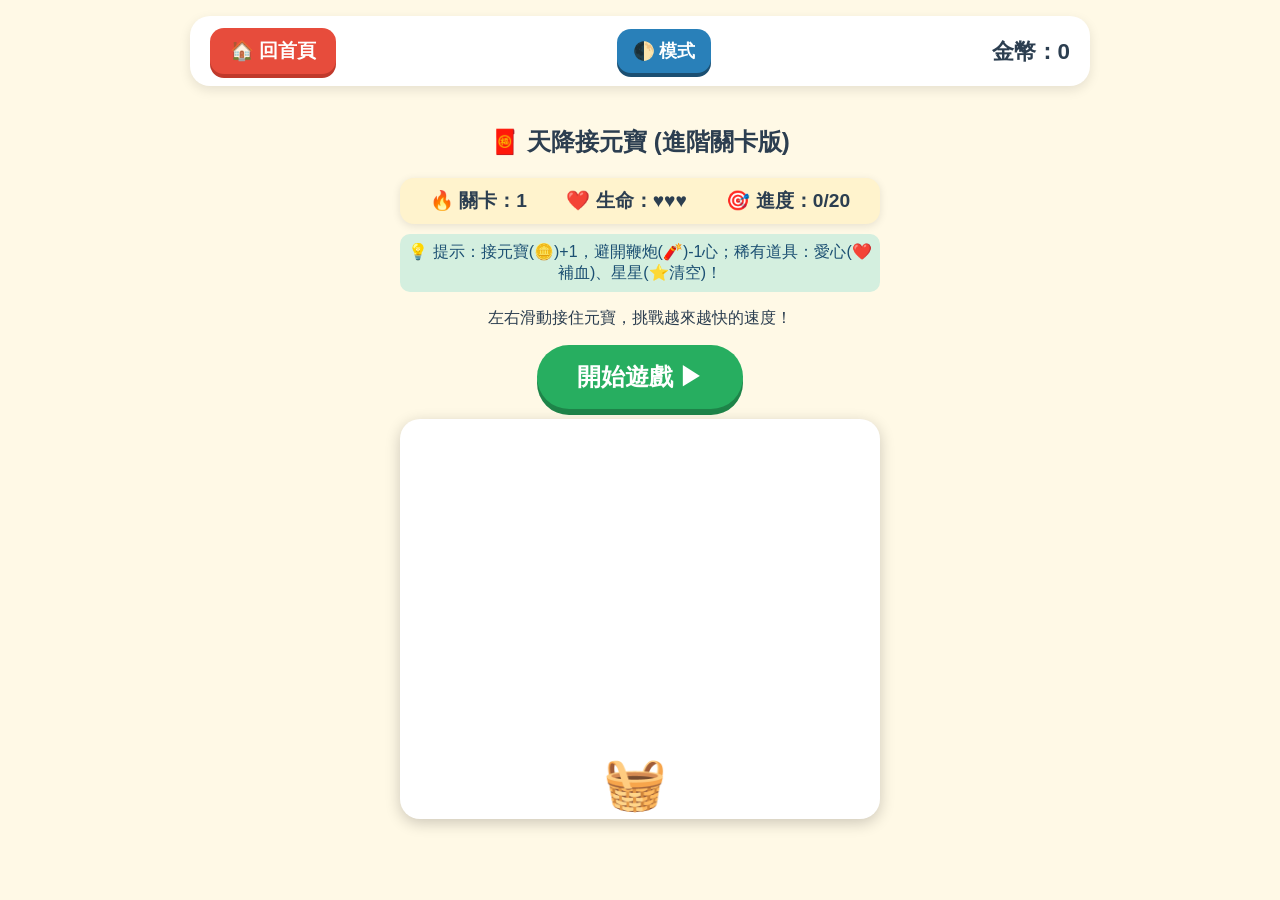
<file: catch-gold.html>
<!DOCTYPE html>
<html lang="zh-TW">
<head>
    <meta charset="UTF-8">
    <meta name="viewport" content="width=device-width, initial-scale=1.0">
    <title>天降接元寶 - 反應遊樂園</title>
    <link rel="stylesheet" href="style.css">
    <style>
        .game-container { text-align: center; max-width: 480px; margin: 0 auto; position: relative; }
	/* 狀態列：獨立固定顏色，避免在深色模式下看不清楚 */
        .status-bar { 
            display: flex; 
            justify-content: space-around; 
            background: #FFF3CD !important; /* 固定溫暖底色 */
            color: #2C3E50 !important;       /* 固定深色字，確保清晰 */
            padding: 10px; 
            border-radius: 14px; 
            font-size: 1.2rem; 
            font-weight: bold; 
            margin-bottom: 10px; 
            box-shadow: 0 2px 8px rgba(0,0,0,0.1); 
        }
	.play-area { 
	    width: 100%; 
	    height: 400px; 
	    background: var(--play-area-bg); /* 👈 改成使用變數，會隨著黑白模式自動變色！ */
	    color: var(--text-main);           /* 確保文字在深色時也是亮字 */
	    border-radius: 20px; 
	    position: relative; 
	    overflow: hidden; 
	    margin: 10px 0; 
	    box-shadow: 0 4px 15px rgba(0,0,0,0.2); 
	    touch-action: none; 
	    cursor: pointer; 
	}
        .basket { width: 90px; height: 50px; position: absolute; bottom: 10px; left: 190px; font-size: 3.2rem; display: flex; align-items: center; justify-content: center; }
        .item { position: absolute; font-size: 2.2rem; width: 40px; height: 40px; display: flex; align-items: center; justify-content: center; }
	/* 提示列也同步調整 */
        .tip-bar { 
            font-size: 1rem; 
            color: #1B4F72 !important;       /* 固定清晰深藍字 */
            background: #D4EFDF !important;  /* 固定柔和綠底 */
            padding: 8px; 
            border-radius: 10px; 
            margin-bottom: 10px; 
        }

    </style>
</head>
<body>
    <div class="top-nav">
        <button class="btn-home" onclick="exitToHome(isStarted)">🏠 回首頁</button>
	<button class="btn-theme" onclick="toggleTheme()">🌓 模式</button>
        <div class="score-display">金幣：<span id="score">0</span></div>
    </div>
    
    <div class="game-container">
        <h2>🧧 天降接元寶 (進階關卡版)</h2>
        
        <!-- 狀態列：等級、生命值 -->
        <div class="status-bar">
            <div>🔥 關卡：<span id="level">1</span></div>
            <div>❤️ 生命：<span id="lives">♥♥♥</span></div>
            <div>🎯 進度：<span id="progress">0</span>/20</div>
        </div>

        <div class="tip-bar">
            💡 提示：接元寶(🪙)+1，避開鞭炮(🧨)-1心；稀有道具：愛心(❤️補血)、星星(⭐清空)！
        </div>

        <p id="msg">左右滑動接住元寶，挑戰越來越快的速度！</p>
        
        <div id="config-box" style="margin: 10px 0;">
            <button class="btn-big" onclick="startGame()">開始遊戲 ▶</button>
        </div>

        <div class="play-area" id="play-area" onmousemove="moveBasket(event)" ontouchmove="moveBasketTouch(event)">
            <div class="basket" id="basket">🧺</div>
        </div>
    </div>

    <script src="common.js"></script>
    <script>
        let score = 0, level = 1, lives = 3, progress = 0, isStarted = false;
        let gameTimer = null, dropTimer = null;
        let basketX = 190;
        let dropSpeed = 3.5; // 初始下落速度
        let spawnInterval = 700; // 生成頻率
        const items = [];

        function startGame() {
            score = 0; level = 1; lives = 3; progress = 0; isStarted = true;
            dropSpeed = 3.5; spawnInterval = 700;
            
            updateUI();
            document.getElementById('config-box').style.display = 'none';
            document.getElementById('msg').innerText = '關卡 1 開始！快接元寶！';
            
            // 清除舊掉落物
            document.querySelectorAll('.item').forEach(el => el.remove());
            items.length = 0;

            // 確保籃子重置在中間
            const area = document.getElementById('play-area');
            basketX = (area.clientWidth - 90) / 2;
            document.getElementById('basket').style.left = basketX + 'px';

            if (gameTimer) clearInterval(gameTimer);
            if (dropTimer) clearInterval(dropTimer);

            // 遊戲物理與更新迴圈 (每 30 毫秒)
            gameTimer = setInterval(() => {
                if (isStarted) updateItems();
            }, 30);

            // 掉落物生成器
            resetDropTimer();
        }

        function resetDropTimer() {
            if (dropTimer) clearInterval(dropTimer);
            dropTimer = setInterval(spawnItem, spawnInterval);
        }

        function updateUI() {
            document.getElementById('score').innerText = score;
            document.getElementById('level').innerText = level;
            document.getElementById('progress').innerText = progress;
            
            let hearts = '';
            for (let i = 0; i < lives; i++) hearts += '♥';
            for (let i = lives; i < 3; i++) hearts += '♡';
            document.getElementById('lives').innerText = hearts;
        }

        function moveBasket(e) {
            if (!isStarted) return;
            const area = document.getElementById('play-area');
            const rect = area.getBoundingClientRect();
            basketX = e.clientX - rect.left - 45; 
            basketX = Math.max(-20, Math.min(area.clientWidth - 70, basketX));
            document.getElementById('basket').style.left = basketX + 'px';
        }

        function moveBasketTouch(e) {
            if (!isStarted) return;
            const area = document.getElementById('play-area');
            const rect = area.getBoundingClientRect();
            basketX = e.touches[0].clientX - rect.left - 45;
            basketX = Math.max(-20, Math.min(area.clientWidth - 70, basketX));
            document.getElementById('basket').style.left = basketX + 'px';
        }

	function spawnItem() {
            if (!isStarted) return;
            const area = document.getElementById('play-area');
            
            // 💡 這裡可以直接設定每個道具的權重（總和 100 最好算）
            const chances = [
                { type: 'coin', emoji: '🪙', weight: 75 }, // 75%
                { type: 'bomb', emoji: '🧨', weight: 23 }, // 23%
                { type: 'heart', emoji: '❤️', weight: 1 }, // 1%
                { type: 'star', emoji: '⭐', weight: 1 }  // 1%
            ];

            // 自動計算總權重
            const totalWeight = chances.reduce((sum, item) => sum + item.weight, 0);
            let randomNum = Math.random() * totalWeight;
            
            let selected = chances[0];
            for (let item of chances) {
                if (randomNum < item.weight) {
                    selected = item;
                    break;
                }
                randomNum -= item.weight;
            }

            const elem = document.createElement('div');
            elem.className = 'item';
            elem.innerText = selected.emoji;
            
            const maxX = area.clientWidth - 40;
            const x = Math.random() * Math.max(10, maxX);
            elem.style.left = x + 'px';
            elem.style.top = '0px';
            area.appendChild(elem);
            
            items.push({ el: elem, x: x, y: 0, type: selected.type });
        }

        function updateItems() {
            const area = document.getElementById('play-area');
            const areaHeight = area.clientHeight;
            
            for (let i = items.length - 1; i >= 0; i--) {
                let item = items[i];
                item.y += dropSpeed;
                item.el.style.top = item.y + 'px';
                
                const itemBottom = item.y + 40;
                const catchLine = areaHeight - 85; 

                if (itemBottom >= catchLine && item.y <= areaHeight - 30) {
                    if (item.x + 20 >= basketX - 15 && item.x + 20 <= basketX + 105) {
                        handleCatch(item.type);
                        item.el.remove();
                        items.splice(i, 1);
                        continue;
                    }
                }
                
                if (item.y > areaHeight - 20) {
                    // 只有元寶漏接才會扣生命值
                    if (item.type === 'coin') {
                        lives--;
                        playSound('bad');
                        updateUI();
                        if (lives <= 0) {
                            endGame();
                            return;
                        }
                    }
                    item.el.remove();
                    items.splice(i, 1);
                }
            }
        }

        function handleCatch(type) {
            if (type === 'coin') {
                score += 1;
                progress += 1;
                playSound('good');
                
                if (progress >= 20) {
                    levelUp();
                }
            } else if (type === 'bomb') {
                lives--;
                playSound('bad');
                if (lives <= 0) {
                    endGame();
                    return;
                }
            } else if (type === 'heart') {
                lives = Math.min(3, lives + 1);
                playSound('good');
            } else if (type === 'star') {
                items.forEach(item => item.el.remove());
                items.length = 0;
                playSound('good');
            }
            updateUI();
        }

        function levelUp() {
            level++;
            progress = 0;
            dropSpeed += 0.8; 
            spawnInterval = Math.max(350, spawnInterval - 60);
            resetDropTimer();
            
            document.getElementById('msg').innerText = `🎉 恭喜晉級到 LEVEL ${level}！速度加快了！`;
        }

        function endGame() {
            isStarted = false;
            clearInterval(gameTimer);
            clearInterval(dropTimer);
            
            document.querySelectorAll('.item').forEach(el => el.remove());
            items.length = 0;
            
            let isNewBest = saveHighScore('gold', score);
            document.getElementById('msg').innerHTML = `遊戲結束！達到 <b>LEVEL ${level}</b>，總得分：<b>${score}</b> 分 ${isNewBest ? '🎉 創新紀錄！' : ''}`;
            document.getElementById('config-box').style.display = 'block';
        }
    </script>
</body>
</html>
</file>
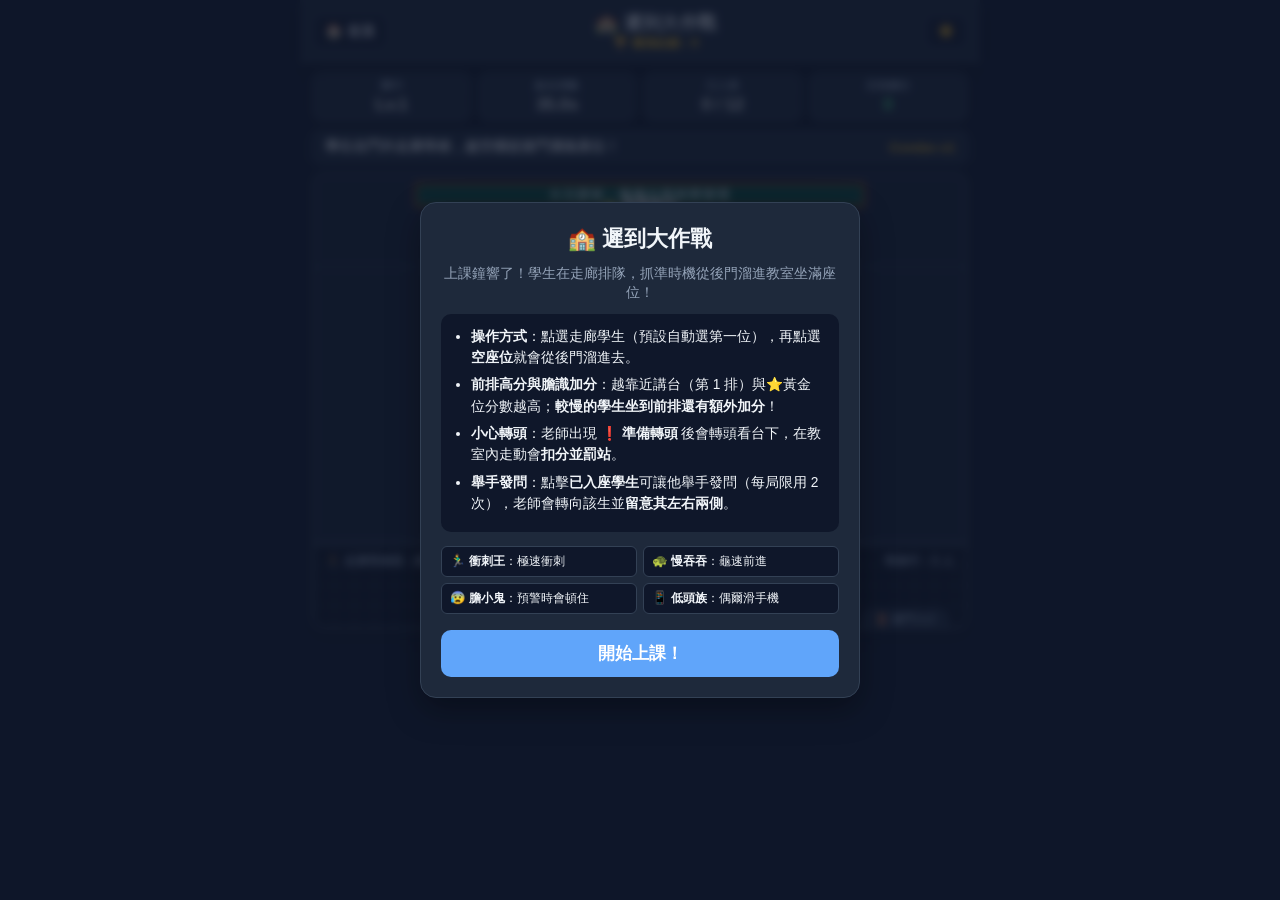
<file: late_to_class.html>
<!DOCTYPE html>
<html lang="zh-TW">
<head>
    <meta charset="UTF-8">
    <meta name="viewport" content="width=device-width, initial-scale=1.0, maximum-scale=1.0, user-scalable=no">
    <title>遲到大作戰 - 全齡反應</title>
    <style>
        :root {
            --bg-color: #f0f4f8;
            --card-bg: #ffffff;
            --text-main: #1e293b;
            --text-sub: #64748b;
            --border-color: #cbd5e1;
            --hallway-bg: #e2e8f0;
            --classroom-bg: #fffbeb;
            --desk-empty: #fef3c7;
            --desk-border: #d97706;
            --desk-gold: #fde047;
            --desk-occupied: #dcfce7;
            --desk-occupied-border: #16a34a;
            --podium-bg: #78350f;
            --board-bg: #14532d;
            --accent: #3b82f6;
            --accent-hover: #2563eb;
            --danger: #ef4444;
            --success: #22c55e;
            --warning: #f59e0b;
            --shadow: 0 4px 12px rgba(0, 0, 0, 0.08);
        }

        [data-theme="dark"] {
            --bg-color: #0f172a;
            --card-bg: #1e293b;
            --text-main: #f1f5f9;
            --text-sub: #94a3b8;
            --border-color: #334155;
            --hallway-bg: #0b1120;
            --classroom-bg: #172033;
            --desk-empty: #273549;
            --desk-border: #64748b;
            --desk-gold: #423815;
            --desk-occupied: #143626;
            --desk-occupied-border: #22c55e;
            --podium-bg: #451a03;
            --board-bg: #064e3b;
            --accent: #60a5fa;
            --accent-hover: #3b82f6;
            --danger: #f87171;
            --success: #4ade80;
            --warning: #fbbf24;
            --shadow: 0 4px 16px rgba(0, 0, 0, 0.4);
        }

        * {
            box-sizing: border-box;
            margin: 0;
            padding: 0;
            user-select: none;
            -webkit-user-select: none;
            touch-action: manipulation;
        }

        body {
            font-family: -apple-system, BlinkMacSystemFont, "Segoe UI", Roboto, "Helvetica Neue", Arial, sans-serif;
            background-color: var(--bg-color);
            color: var(--text-main);
            display: flex;
            flex-direction: column;
            align-items: center;
            min-height: 100dvh;
            transition: background-color 0.25s, color 0.25s;
            overflow-x: hidden;
        }

        /* 頂部導覽列 */
        header {
            width: 100%;
            max-width: 680px;
            display: flex;
            justify-content: space-between;
            align-items: center;
            padding: 10px 14px;
            background: var(--card-bg);
            border-bottom: 1px solid var(--border-color);
            box-shadow: var(--shadow);
            z-index: 20;
        }

        .nav-group {
            display: flex;
            align-items: center;
            gap: 8px;
        }

        .btn-icon {
            background: var(--bg-color);
            color: var(--text-main);
            border: 1px solid var(--border-color);
            border-radius: 8px;
            padding: 6px 10px;
            font-size: 0.9rem;
            font-weight: 600;
            cursor: pointer;
            text-decoration: none;
            display: inline-flex;
            align-items: center;
            gap: 4px;
            transition: transform 0.1s, background 0.2s;
        }

        .btn-icon:active {
            transform: scale(0.95);
        }

        .title-area {
            text-align: center;
        }

        .title-area h1 {
            font-size: 1.15rem;
            font-weight: 800;
            letter-spacing: 0.5px;
        }

        .best-badge {
            font-size: 0.75rem;
            color: var(--warning);
            font-weight: 700;
        }

        /* 狀態儀表板 */
        .hud {
            width: 100%;
            max-width: 680px;
            display: grid;
            grid-template-columns: repeat(4, 1fr);
            gap: 6px;
            padding: 8px 12px;
        }

        .hud-box {
            background: var(--card-bg);
            border: 1px solid var(--border-color);
            border-radius: 10px;
            padding: 6px 8px;
            text-align: center;
            box-shadow: var(--shadow);
        }

        .hud-label {
            font-size: 0.7rem;
            color: var(--text-sub);
            font-weight: 600;
        }

        .hud-val {
            font-size: 1.05rem;
            font-weight: 800;
            margin-top: 2px;
        }

        .hud-val.danger { color: var(--danger); }
        .hud-val.success { color: var(--success); }

        /* 事件與提示橫幅 */
        .event-banner {
            width: calc(100% - 24px);
            max-width: 656px;
            min-height: 34px;
            background: var(--card-bg);
            border: 1px solid var(--border-color);
            border-radius: 8px;
            padding: 5px 12px;
            margin-bottom: 8px;
            display: flex;
            align-items: center;
            justify-content: space-between;
            font-size: 0.85rem;
            font-weight: 700;
            transition: all 0.2s;
        }

        .event-banner.active-event {
            background: rgba(34, 197, 94, 0.15);
            border-color: var(--success);
            color: var(--success);
        }

        .event-banner.warning-event {
            background: rgba(239, 68, 68, 0.15);
            border-color: var(--danger);
            color: var(--danger);
        }

        /* 遊戲主舞台 */
        .stage-wrapper {
            width: calc(100% - 24px);
            max-width: 656px;
            background: var(--card-bg);
            border: 2px solid var(--border-color);
            border-radius: 14px;
            overflow: hidden;
            box-shadow: var(--shadow);
            position: relative;
            display: flex;
            flex-direction: column;
        }

        /* 黑板與講台區 */
        .front-zone {
            background: var(--classroom-bg);
            border-bottom: 2px dashed var(--border-color);
            padding: 8px 12px 14px;
            position: relative;
            height: 94px;
            display: flex;
            flex-direction: column;
            align-items: center;
        }

        .blackboard {
            width: 72%;
            height: 26px;
            background: var(--board-bg);
            border: 3px solid #92400e;
            border-radius: 4px;
            color: rgba(255, 255, 255, 0.88);
            font-size: 0.75rem;
            display: flex;
            align-items: center;
            justify-content: center;
            letter-spacing: 2px;
            font-weight: 600;
        }

        /* 老師角色與視線 */
        .teacher-entity {
            position: absolute;
            bottom: 6px;
            left: 50%;
            transform: translateX(-50%);
            display: flex;
            flex-direction: column;
            align-items: center;
            z-index: 15;
        }

        .teacher-signal {
            font-size: 0.85rem;
            font-weight: 900;
            height: 22px;
            line-height: 22px;
            padding: 0 8px;
            border-radius: 10px;
            margin-bottom: 2px;
            white-space: nowrap;
        }

        .signal-teach {
            background: rgba(59, 130, 246, 0.16);
            color: var(--accent);
        }

        .signal-warn {
            background: var(--warning);
            color: #000;
            animation: pulse 0.35s infinite alternate;
        }

        .signal-watch {
            background: var(--danger);
            color: #fff;
        }

        .signal-distract {
            background: var(--success);
            color: #fff;
        }

        .signal-question {
            background: var(--warning);
            color: #000;
        }

        @keyframes pulse {
            from { transform: scale(0.96); }
            to { transform: scale(1.08); }
        }

        .teacher-avatar {
            width: 42px;
            height: 42px;
            border-radius: 50%;
            background: var(--card-bg);
            border: 3px solid var(--text-main);
            display: flex;
            align-items: center;
            justify-content: center;
            font-size: 1.5rem;
            box-shadow: 0 3px 8px rgba(0,0,0,0.25);
            position: relative;
        }

        .teacher-avatar.watching {
            border-color: var(--danger);
            box-shadow: 0 0 15px var(--danger);
        }

        /* 老師視線光束 */
        .vision-cone {
            position: absolute;
            top: 94px;
            left: 0;
            width: 100%;
            height: 274px;
            pointer-events: none;
            z-index: 8;
            opacity: 0;
            transition: opacity 0.15s;
            background: radial-gradient(circle at var(--tx, 50%) 0%, rgba(239, 68, 68, 0.34) 0%, rgba(239, 68, 68, 0.14) 68%, transparent 96%);
        }

        .vision-cone.active {
            opacity: 1;
        }

        .vision-cone.question-mode {
            background: radial-gradient(circle at var(--tx, 50%) var(--ty, 35%), rgba(245, 158, 11, 0.34) 0%, rgba(239, 68, 68, 0.2) 55%, transparent 82%);
        }

        /* 教室座位區 */
        .classroom-arena {
            background: var(--classroom-bg);
            padding: 14px 12px 26px;
            position: relative;
            min-height: 274px;
            display: flex;
            flex-direction: column;
            justify-content: space-between;
        }

        .row-container {
            display: grid;
            grid-template-columns: repeat(4, 1fr);
            gap: 10px;
            margin-bottom: 10px;
            position: relative;
            z-index: 5;
        }

        .row-container:last-child {
            margin-bottom: 0;
        }

        .desk {
            height: 54px;
            background: var(--desk-empty);
            border: 2px solid var(--desk-border);
            border-radius: 10px;
            display: flex;
            flex-direction: column;
            align-items: center;
            justify-content: center;
            cursor: pointer;
            position: relative;
            transition: transform 0.12s, box-shadow 0.15s, border-color 0.15s;
        }

        .desk:hover {
            transform: translateY(-2px);
        }

        .desk.gold-seat {
            background: var(--desk-gold);
            border-style: double;
            border-width: 3px;
        }

        .desk.targeted {
            border-color: var(--accent);
            box-shadow: 0 0 0 3px rgba(59, 130, 246, 0.4);
        }

        .desk.occupied {
            background: var(--desk-occupied);
            border-color: var(--desk-occupied-border);
            border-style: solid;
        }

        .desk-score {
            font-size: 0.72rem;
            font-weight: 800;
            color: var(--text-sub);
        }

        .desk.gold-seat .desk-score {
            color: #b45309;
        }

        [data-theme="dark"] .desk.gold-seat .desk-score {
            color: #fde047;
        }

        .desk-status {
            font-size: 1.25rem;
            line-height: 1.2;
        }

        .distract-hint {
            position: absolute;
            top: -7px;
            right: -5px;
            background: var(--accent);
            color: #fff;
            font-size: 0.62rem;
            padding: 1px 5px;
            border-radius: 6px;
            font-weight: 700;
            box-shadow: 0 2px 4px rgba(0,0,0,0.2);
        }

        /* 教室後門牆壁標示 */
        .back-wall-door {
            position: absolute;
            bottom: 0;
            right: 18px;
            background: var(--card-bg);
            border: 2px solid var(--border-color);
            border-bottom: none;
            border-radius: 8px 8px 0 0;
            padding: 1px 10px;
            font-size: 0.68rem;
            font-weight: 800;
            color: var(--text-sub);
            z-index: 6;
        }

        /* 移動中的學生 */
        .moving-student {
            position: absolute;
            width: 36px;
            height: 36px;
            border-radius: 50%;
            background: var(--card-bg);
            border: 2.5px solid var(--accent);
            display: flex;
            flex-direction: column;
            align-items: center;
            justify-content: center;
            font-size: 1.2rem;
            z-index: 12;
            transform: translate(-50%, -50%);
            box-shadow: 0 3px 8px rgba(0,0,0,0.25);
            pointer-events: none;
        }

        .moving-student.paused {
            border-color: var(--warning);
            background: #fef3c7;
        }

        .moving-student.caught {
            border-color: var(--danger);
            background: #fee2e2;
            animation: shake 0.3s infinite;
        }

        .student-tag {
            position: absolute;
            bottom: -13px;
            font-size: 0.6rem;
            background: rgba(15, 23, 42, 0.85);
            color: #fff;
            padding: 0 4px;
            border-radius: 4px;
            white-space: nowrap;
        }

        @keyframes shake {
            0%, 100% { transform: translate(-50%, -50%) rotate(0deg); }
            25% { transform: translate(-55%, -50%) rotate(-8deg); }
            75% { transform: translate(-45%, -50%) rotate(8deg); }
        }

        /* 門外走廊等候區 */
        .hallway-zone {
            background: var(--hallway-bg);
            background-image: linear-gradient(90deg, rgba(148, 163, 184, 0.14) 1px, transparent 1px),
                              linear-gradient(rgba(148, 163, 184, 0.14) 1px, transparent 1px);
            background-size: 20px 20px;
            border-top: 3px solid var(--border-color);
            padding: 8px 12px 10px;
            min-height: 86px;
            display: flex;
            flex-direction: column;
            gap: 6px;
        }

        .hallway-header {
            display: flex;
            justify-content: space-between;
            align-items: center;
            font-size: 0.75rem;
            font-weight: 700;
            color: var(--text-sub);
        }

        .queue-list {
            display: flex;
            gap: 8px;
            overflow-x: auto;
            padding-bottom: 2px;
        }

        .queue-card {
            flex: 0 0 auto;
            min-width: 78px;
            background: var(--card-bg);
            border: 2px solid var(--border-color);
            border-radius: 10px;
            padding: 4px 8px;
            display: flex;
            flex-direction: column;
            align-items: center;
            cursor: pointer;
            transition: all 0.15s;
        }

        .queue-card.selected {
            border-color: var(--accent);
            background: rgba(59, 130, 246, 0.12);
            transform: translateY(-2px);
            box-shadow: 0 2px 6px rgba(59, 130, 246, 0.25);
        }

        .q-emoji {
            font-size: 1.25rem;
        }

        .q-name {
            font-size: 0.7rem;
            font-weight: 800;
        }

        .q-trait {
            font-size: 0.62rem;
            color: var(--text-sub);
        }

        /* 浮動得分文字 */
        .float-text {
            position: absolute;
            font-weight: 900;
            font-size: 0.9rem;
            pointer-events: none;
            z-index: 30;
            animation: floatUp 0.95s ease-out forwards;
            text-shadow: 0 1px 3px rgba(0,0,0,0.45);
            white-space: nowrap;
        }

        @keyframes floatUp {
            0% { opacity: 1; transform: translate(-50%, 0) scale(0.92); }
            100% { opacity: 0; transform: translate(-50%, -32px) scale(1.08); }
        }

        /* 彈窗遮罩 */
        .modal-overlay {
            position: fixed;
            inset: 0;
            background: rgba(15, 23, 42, 0.75);
            backdrop-filter: blur(4px);
            display: flex;
            align-items: center;
            justify-content: center;
            padding: 16px;
            z-index: 50;
        }

        .modal-overlay.hidden {
            display: none;
        }

        .modal-card {
            background: var(--card-bg);
            border: 1px solid var(--border-color);
            border-radius: 16px;
            max-width: 440px;
            width: 100%;
            padding: 20px;
            box-shadow: 0 12px 32px rgba(0,0,0,0.35);
            text-align: center;
        }

        .modal-card h2 {
            font-size: 1.4rem;
            margin-bottom: 10px;
        }

        .rule-list {
            text-align: left;
            font-size: 0.86rem;
            line-height: 1.55;
            color: var(--text-main);
            background: var(--bg-color);
            padding: 12px 14px;
            border-radius: 10px;
            margin-bottom: 14px;
        }

        .rule-list li {
            margin-bottom: 6px;
            margin-left: 16px;
        }

        .trait-grid {
            display: grid;
            grid-template-columns: 1fr 1fr;
            gap: 6px;
            margin-bottom: 16px;
            font-size: 0.78rem;
        }

        .trait-item {
            background: var(--bg-color);
            padding: 6px 8px;
            border-radius: 6px;
            border: 1px solid var(--border-color);
            text-align: left;
        }

        .btn-primary {
            width: 100%;
            padding: 12px;
            background: var(--accent);
            color: #fff;
            border: none;
            border-radius: 10px;
            font-size: 1.05rem;
            font-weight: 800;
            cursor: pointer;
            transition: background 0.2s, transform 0.1s;
        }

        .btn-primary:hover {
            background: var(--accent-hover);
        }

        .btn-primary:active {
            transform: scale(0.98);
        }

        .badge-title {
            display: inline-block;
            background: rgba(245, 158, 11, 0.2);
            color: var(--warning);
            border: 1px solid var(--warning);
            padding: 4px 12px;
            border-radius: 20px;
            font-weight: 800;
            font-size: 0.9rem;
            margin: 8px 0 12px;
        }

        .stat-summary {
            display: grid;
            grid-template-columns: 1fr 1fr;
            gap: 8px;
            margin-bottom: 16px;
            text-align: left;
            font-size: 0.85rem;
        }

        .stat-box {
            background: var(--bg-color);
            padding: 8px 10px;
            border-radius: 8px;
        }
    </style>
</head>
<body>

<header>
    <div class="nav-group">
        <a href="index.html" class="btn-icon" title="返回首頁">🏠 首頁</a>
    </div>
    <div class="title-area">
        <h1>🏫 遲到大作戰</h1>
        <div class="best-badge">🏆 最高紀錄：<span id="bestScoreDisplay">0</span></div>
    </div>
    <div class="nav-group">
        <button id="themeToggle" class="btn-icon" title="切換深淺色">🌙</button>
    </div>
</header>

<!-- 狀態欄 -->
<div class="hud">
    <div class="hud-box">
        <div class="hud-label">關卡</div>
        <div class="hud-val" id="levelDisplay">Lv.1</div>
    </div>
    <div class="hud-box">
        <div class="hud-label">點名倒數</div>
        <div class="hud-val" id="timerDisplay">35.0s</div>
    </div>
    <div class="hud-box">
        <div class="hud-label">已入座</div>
        <div class="hud-val" id="seatProgressDisplay">0 / 12</div>
    </div>
    <div class="hud-box">
        <div class="hud-label">目前總分</div>
        <div class="hud-val success" id="scoreDisplay">0</div>
    </div>
</div>

<!-- 動態事件提示 -->
<div class="event-banner" id="eventBanner">
    <span id="eventText">學生在門外走廊等候，趁空檔從後門溜進座位！</span>
    <span id="comboText" style="color: var(--warning);">Combo x1</span>
</div>

<!-- 遊戲主舞台 -->
<div class="stage-wrapper" id="stageWrapper">
    <!-- 前方黑板與老師 -->
    <div class="front-zone">
        <div class="blackboard">今日課程：微積分與時間管理</div>
        <div class="teacher-entity" id="teacherEntity">
            <div class="teacher-signal" id="teacherSignal">✍️ 寫黑板中</div>
            <div class="teacher-avatar" id="teacherAvatar">👨‍🏫</div>
        </div>
    </div>

    <!-- 老師視線光束 -->
    <div class="vision-cone" id="visionCone"></div>

    <!-- 教室座位區（第 1 排最靠近講台，第 3 排最靠近後門） -->
    <div class="classroom-arena" id="classroomArena"></div>
    <div class="back-wall-door">🚪 後門入口</div>

    <!-- 門外走廊等候區 -->
    <div class="hallway-zone">
        <div class="hallway-header">
            <span>🚶 走廊等候區（教室外安全，準備從後門溜入）</span>
            <span id="queueCountText">等候中：0 人</span>
        </div>
        <div class="queue-list" id="queueList"></div>
    </div>
</div>

<!-- 開始說明彈窗 -->
<div class="modal-overlay" id="startModal">
    <div class="modal-card">
        <h2>🏫 遲到大作戰</h2>
        <p style="font-size: 0.88rem; color: var(--text-sub); margin-bottom: 12px;">
            上課鐘響了！學生在走廊排隊，抓準時機從後門溜進教室坐滿座位！
        </p>
        <ul class="rule-list">
            <li><strong>操作方式</strong>：點選走廊學生（預設自動選第一位），再點選<strong>空座位</strong>就會從後門溜進去。</li>
            <li><strong>前排高分與膽識加分</strong>：越靠近講台（第 1 排）與⭐黃金位分數越高；<strong>較慢的學生坐到前排還有額外加分</strong>！</li>
            <li><strong>小心轉頭</strong>：老師出現 <strong>❗ 準備轉頭</strong> 後會轉頭看台下，在教室內走動會<strong>扣分並罰站</strong>。</li>
            <li><strong>舉手發問</strong>：點擊<strong>已入座學生</strong>可讓他舉手發問（每局限用 2 次），老師會轉向該生並<strong>留意其左右兩側</strong>。</li>
        </ul>
        <div class="trait-grid">
            <div class="trait-item">🏃‍♂️ <strong>衝刺王</strong>：極速衝刺</div>
            <div class="trait-item">🐢 <strong>慢吞吞</strong>：龜速前進</div>
            <div class="trait-item">😰 <strong>膽小鬼</strong>：預警時會頓住</div>
            <div class="trait-item">📱 <strong>低頭族</strong>：偶爾滑手機</div>
        </div>
        <button class="btn-primary" id="startBtn">開始上課！</button>
    </div>
</div>

<!-- 結算彈窗 -->
<div class="modal-overlay hidden" id="resultModal">
    <div class="modal-card">
        <h2 id="resultTitle">🔔 點名時間到！</h2>
        <div class="badge-title" id="resultBadge">潛行新手</div>
        <div class="stat-summary">
            <div class="stat-box">本關得分：<strong id="resLevelScore">0</strong></div>
            <div class="stat-box">累計總分：<strong id="resTotalScore">0</strong></div>
            <div class="stat-box">入座達成：<strong id="resSeats">0/0</strong></div>
            <div class="stat-box">被抓包次數：<strong id="resCaught">0</strong></div>
        </div>
        <p id="resultDesc" style="font-size: 0.85rem; color: var(--text-sub); margin-bottom: 16px;"></p>
        <button class="btn-primary" id="nextBtn">挑戰下一關</button>
    </div>
</div>

<script>
(() => {
    // ==================== 主題切換 (深色模式優先相容) ====================
    const themeToggle = document.getElementById('themeToggle');
    const savedTheme = localStorage.getItem('theme') || 'dark';
    document.documentElement.setAttribute('data-theme', savedTheme);
    themeToggle.textContent = savedTheme === 'dark' ? '☀️' : '🌙';

    themeToggle.addEventListener('click', () => {
        const current = document.documentElement.getAttribute('data-theme');
        const next = current === 'dark' ? 'light' : 'dark';
        document.documentElement.setAttribute('data-theme', next);
        localStorage.setItem('theme', next);
        themeToggle.textContent = next === 'dark' ? '☀️' : '🌙';
    });

    // ==================== 學生特性與隨機事件設定 ====================
    const STUDENT_TYPES = [
        { type: 'sprinter', emoji: '🏃‍♂️', name: '衝刺王', trait: '極速衝刺', speed: 365, timid: false, phone: false },
        { type: 'slow',     emoji: '🐢', name: '慢吞吞', trait: '龜速前進', speed: 155, timid: false, phone: false },
        { type: 'timid',    emoji: '😰', name: '膽小鬼', trait: '預警會頓住', speed: 245, timid: true,  phone: false },
        { type: 'phone',    emoji: '📱', name: '低頭族', trait: '偶爾滑手機', speed: 245, timid: false, phone: true  },
        { type: 'normal',   emoji: '🎒', name: '普通生', trait: '步伐穩健', speed: 250, timid: false, phone: false }
    ];

    const RANDOM_EVENTS = [
        { text: '📢 訓導處廣播響起！老師分心聽廣播 (4秒)', duration: 4.0 },
        { text: '🖍️ 粉筆斷掉了！老師低頭撿粉筆 (3.5秒)', duration: 3.5 },
        { text: '🐦 窗外飛來一隻大鳥！老師看窗外 (3.5秒)', duration: 3.5 },
        { text: '💻 投影機突然閃爍！老師忙著調整 (4秒)', duration: 4.0 }
    ];

    // ==================== 狀態變數 ====================
    let bestScore = parseInt(localStorage.getItem('best_late_class') || '0', 10);
    document.getElementById('bestScoreDisplay').textContent = bestScore;

    let state = {
        running: false,
        level: 1,
        totalScore: 0,
        levelScore: 0,
        combo: 1,
        caughtCount: 0,
        timeLeft: 35,
        rows: 3,
        cols: 4,
        seats: [],
        queue: [],
        selectedQueueId: null,
        movingStudents: [],
        distractCharges: 2,
        // 老師狀態機: 'teaching' | 'warning' | 'fakeout' | 'watching' | 'distracted' | 'question'
        teacherState: 'teaching',
        teacherTimer: 2.6,
        teacherX: 50,
        teacherDir: 1,
        teacherPauseTimer: 0,
        teacherActionText: '✍️ 寫黑板中',
        questionFocus: null,
        eventCooldown: 7.5,
        lastTimestamp: 0
    };

    // DOM 元素
    const stageWrapper = document.getElementById('stageWrapper');
    const classroomArena = document.getElementById('classroomArena');
    const queueListEl = document.getElementById('queueList');
    const teacherEntity = document.getElementById('teacherEntity');
    const teacherAvatar = document.getElementById('teacherAvatar');
    const teacherSignal = document.getElementById('teacherSignal');
    const visionCone = document.getElementById('visionCone');
    const eventBanner = document.getElementById('eventBanner');
    const eventText = document.getElementById('eventText');
    const comboText = document.getElementById('comboText');

    // ==================== 關卡初始化 ====================
    function initLevel(lvl) {
        state.level = lvl;
        state.levelScore = 0;
        state.combo = 1;
        state.caughtCount = 0;
        state.movingStudents.forEach(s => s.el.remove());
        state.movingStudents = [];
        state.distractCharges = 2;

        state.rows = 3;
        state.cols = 4;
        const totalSeats = state.rows * state.cols;

        // 一開始在教室的學生沒幾個
        const preOccupiedCount = Math.min(3, Math.max(1, 4 - Math.floor(lvl / 2)));
        const neededStudents = totalSeats - preOccupiedCount;

        state.timeLeft = Math.max(24, 36 - (lvl - 1) * 1.5);
        state.teacherState = 'teaching';
        state.teacherTimer = Math.max(2.0, 3.2 - lvl * 0.12);
        state.teacherX = 50;
        state.teacherDir = 1;
        state.teacherPauseTimer = 1.2;
        state.teacherActionText = '✍️ 寫黑板中';
        state.questionFocus = null;
        state.eventCooldown = 7 + Math.random() * 4;

        buildSeats(preOccupiedCount);
        buildQueue(neededStudents);
        updateTeacherVisuals();
        updateHUD();
        setBanner('學生在門外走廊等候，趁空檔從後門溜進座位！', '');
    }

    function buildSeats(preOccupiedCount) {
        classroomArena.innerHTML = '';
        state.seats = [];

        // 黃金高分座位（row 0 最靠近講台，越前排分數越高）
        const goldIndices = new Set();
        while (goldIndices.size < 2) {
            const r = Math.floor(Math.random() * 2);
            const c = Math.random() < 0.7 ? (Math.random() < 0.5 ? 0 : state.cols - 1) : Math.floor(Math.random() * state.cols);
            goldIndices.add(`${r}-${c}`);
        }

        // 預先就坐的學生
        const occupiedIndices = new Set();
        while (occupiedIndices.size < preOccupiedCount) {
            const r = Math.floor(Math.random() * state.rows);
            const c = Math.floor(Math.random() * state.cols);
            const key = `${r}-${c}`;
            if (!goldIndices.has(key)) occupiedIndices.add(key);
        }

        for (let r = 0; r < state.rows; r++) {
            const rowDiv = document.createElement('div');
            rowDiv.className = 'row-container';

            for (let c = 0; c < state.cols; c++) {
                const key = `${r}-${c}`;
                const isGold = goldIndices.has(key);
                const occupied = occupiedIndices.has(key);

                // row 0 為第一排（離後門最遠、最靠近老師），分數最高
                const frontBonus = (state.rows - 1 - r) * 65;
                const edgeBonus = (c === 0 || c === state.cols - 1) ? 20 : 0;
                let baseScore = 100 + frontBonus + edgeBonus;
                if (isGold) baseScore = Math.round(baseScore * 1.4);

                const deskEl = document.createElement('div');
                deskEl.className = 'desk' + (isGold ? ' gold-seat' : '') + (occupied ? ' occupied' : '');
                deskEl.dataset.row = r;
                deskEl.dataset.col = c;

                const seatObj = {
                    id: key,
                    row: r,
                    col: c,
                    occupied,
                    reserved: occupied,
                    isGold,
                    score: baseScore,
                    el: deskEl,
                    studentEmoji: occupied ? '🧑‍🎓' : '',
                    distractUsed: false
                };

                renderDesk(seatObj);
                deskEl.addEventListener('click', () => handleDeskClick(seatObj));
                rowDiv.appendChild(deskEl);
                state.seats.push(seatObj);
            }
            classroomArena.appendChild(rowDiv);
        }
    }

    function renderDesk(seat) {
        if (seat.occupied) {
            seat.el.classList.add('occupied');
            seat.el.classList.remove('targeted');
            const hintHtml = (!seat.distractUsed && state.distractCharges > 0)
                ? `<span class="distract-hint">🙋發問(${state.distractCharges})</span>`
                : '';
            seat.el.innerHTML = `
                ${hintHtml}
                <div class="desk-status">${seat.studentEmoji}</div>
                <div class="desk-score" style="color: var(--success);">已就座</div>
            `;
        } else {
            seat.el.classList.remove('occupied');
            seat.el.classList.toggle('targeted', seat.reserved);
            seat.el.innerHTML = `
                <div class="desk-status">${seat.reserved ? '🎯' : (seat.isGold ? '⭐' : '🪑')}</div>
                <div class="desk-score">+${seat.score}</div>
            `;
        }
    }

    function buildQueue(count) {
        state.queue = [];
        for (let i = 0; i < count; i++) {
            const template = STUDENT_TYPES[Math.floor(Math.random() * STUDENT_TYPES.length)];
            state.queue.push({
                id: 'stu_' + i + '_' + Math.random().toString(36).slice(2, 6),
                ...template
            });
        }
        state.selectedQueueId = state.queue.length > 0 ? state.queue[0].id : null;
        renderQueue();
    }

    function renderQueue() {
        queueListEl.innerHTML = '';
        document.getElementById('queueCountText').textContent = `等候中：${state.queue.length} 人`;

        state.queue.forEach(stu => {
            const card = document.createElement('div');
            card.className = 'queue-card' + (stu.id === state.selectedQueueId ? ' selected' : '');
            card.innerHTML = `
                <div class="q-emoji">${stu.emoji}</div>
                <div class="q-name">${stu.name}</div>
                <div class="q-trait">${stu.trait}</div>
            `;
            card.addEventListener('click', () => {
                state.selectedQueueId = stu.id;
                renderQueue();
            });
            queueListEl.appendChild(card);
        });
    }

    // ==================== 玩家互動邏輯 ====================
    function handleDeskClick(seat) {
        if (!state.running) return;

        // 情況 A：點擊已就座學生 -> 觸發「舉手發問」，老師注意該生及左右兩側
        if (seat.occupied) {
            if (seat.distractUsed || state.distractCharges <= 0) {
                spawnFloatText(seat.el, '次數已用完', 'var(--text-sub)');
                return;
            }
            if (state.teacherState === 'distracted' || state.teacherState === 'question') {
                spawnFloatText(seat.el, '老師正在處理中！', 'var(--warning)');
                return;
            }
            seat.distractUsed = true;
            state.distractCharges--;
            state.seats.forEach(renderDesk);
            triggerQuestionFocus(seat);
            spawnFloatText(seat.el, '🙋 老師請問這題...', 'var(--accent)');
            return;
        }

        // 情況 B：座位已被預約
        if (seat.reserved) {
            spawnFloatText(seat.el, '已有同學過去了！', 'var(--warning)');
            return;
        }

        // 情況 C：派發門外學生從後門溜進教室
        if (state.queue.length === 0) return;

        let stuIdx = state.queue.findIndex(s => s.id === state.selectedQueueId);
        if (stuIdx === -1) stuIdx = 0;

        const student = state.queue.splice(stuIdx, 1)[0];
        state.selectedQueueId = state.queue.length > 0 ? state.queue[0].id : null;
        renderQueue();

        seat.reserved = true;
        renderDesk(seat);
        dispatchStudent(student, seat);
    }

    function dispatchStudent(student, targetSeat) {
        const arenaRect = classroomArena.getBoundingClientRect();
        const deskRect = targetSeat.el.getBoundingClientRect();

        // 從教室右下角「後門」溜進來，先往走廊走道切入再往前潛行
        const doorX = arenaRect.width - 42;
        const doorY = arenaRect.height + 14;

        const targetX = (deskRect.left - arenaRect.left) + deskRect.width / 2;
        const targetY = (deskRect.top - arenaRect.top) + deskRect.height / 2;

        // 走道轉折點（靠近右側走道，再往前排移動）
        const aisleX = arenaRect.width * 0.86;
        const entryY = arenaRect.height - 14;

        const el = document.createElement('div');
        el.className = 'moving-student';
        el.innerHTML = `${student.emoji}<span class="student-tag">${student.name}</span>`;
        el.style.left = `${doorX}px`;
        el.style.top = `${doorY}px`;
        classroomArena.appendChild(el);

        state.movingStudents.push({
            ...student,
            x: doorX,
            y: doorY,
            aisleX,
            entryY,
            targetX,
            targetY,
            targetSeat,
            el,
            stunTimer: 0,
            phoneTimer: 0,
            hasCheckedPhone: false
        });
    }

    // ==================== 老師 AI 行為（慢速移動＋講課停頓＋舉手發問左右警戒） ====================
    function triggerDistraction(msg, duration) {
        state.questionFocus = null;
        state.teacherState = 'distracted';
        state.teacherTimer = duration;
        updateTeacherVisuals();
        setBanner(msg, 'active-event');
    }

    function triggerQuestionFocus(seat) {
        const stageRect = stageWrapper.getBoundingClientRect();
        const arenaRect = classroomArena.getBoundingClientRect();
        const deskRect = seat.el.getBoundingClientRect();

        const centerX = deskRect.left + deskRect.width / 2;
        const centerY = deskRect.top + deskRect.height / 2;

        const xPercent = ((centerX - stageRect.left) / stageRect.width) * 100;
        const yPercent = ((centerY - arenaRect.top) / arenaRect.height) * 100;

        state.questionFocus = {
            row: seat.row,
            col: seat.col,
            xPercent,
            yPercent
        };
        state.teacherState = 'question';
        state.teacherTimer = 3.5;
        updateTeacherVisuals();
        setBanner(`🙋 ${seat.row + 1}排${seat.col + 1}座舉手發問！老師看過去並留意其左右兩側 (3.5秒)`, '');
    }

    function isStudentCaughtByQuestion(stu) {
        if (!state.questionFocus) return false;
        const arenaRect = classroomArena.getBoundingClientRect();
        const stuRect = stu.el.getBoundingClientRect();

        const relY = (stuRect.top + stuRect.height / 2 - arenaRect.top) / arenaRect.height;
        const approxRow = Math.min(state.rows - 1, Math.max(0, Math.floor(relY * state.rows)));

        const relX = (stuRect.left + stuRect.width / 2 - arenaRect.left) / arenaRect.width;
        const approxCol = Math.min(state.cols - 1, Math.max(0, Math.floor(relX * state.cols)));

        const sameRow = approxRow === state.questionFocus.row;
        const withinLeftRight = Math.abs(approxCol - state.questionFocus.col) <= 1;
        return sameRow && withinLeftRight;
    }

    function updateTeacherVisuals() {
        teacherAvatar.classList.remove('watching');
        visionCone.classList.remove('active');
        visionCone.classList.remove('question-mode');
        visionCone.style.removeProperty('--ty');
        teacherSignal.className = 'teacher-signal';
        teacherSignal.textContent = '';

        if (state.teacherState === 'teaching') {
            teacherAvatar.textContent = '👨‍🏫';
            teacherSignal.textContent = state.teacherActionText;
            teacherSignal.classList.add('signal-teach');
        } else if (state.teacherState === 'warning' || state.teacherState === 'fakeout') {
            teacherAvatar.textContent = '🤨';
            teacherSignal.textContent = '❗ 準備轉頭';
            teacherSignal.classList.add('signal-warn');
        } else if (state.teacherState === 'watching') {
            teacherAvatar.textContent = '👀';
            teacherAvatar.classList.add('watching');
            teacherSignal.textContent = '👁️ 盯梢中！';
            teacherSignal.classList.add('signal-watch');
            visionCone.style.setProperty('--tx', `${state.teacherX}%`);
            visionCone.classList.add('active');
        } else if (state.teacherState === 'distracted') {
            teacherAvatar.textContent = '🤔';
            teacherSignal.textContent = '💬 分心中';
            teacherSignal.classList.add('signal-distract');
        } else if (state.teacherState === 'question' && state.questionFocus) {
            teacherAvatar.textContent = '🧐';
            teacherSignal.textContent = '👂 聽發問＋看左右';
            teacherSignal.classList.add('signal-question');
            visionCone.style.setProperty('--tx', `${state.questionFocus.xPercent}%`);
            visionCone.style.setProperty('--ty', `${state.questionFocus.yPercent}%`);
            visionCone.classList.add('active', 'question-mode');
        }
    }

    // ==================== 主遊戲迴圈 ====================
    function gameLoop(timestamp) {
        if (!state.running) return;
        if (!state.lastTimestamp) state.lastTimestamp = timestamp;
        const dt = Math.min(0.05, (timestamp - state.lastTimestamp) / 1000);
        state.lastTimestamp = timestamp;

        state.timeLeft -= dt;
        if (state.timeLeft <= 0) {
            state.timeLeft = 0;
            updateHUD();
            endLevel(false);
            return;
        }

        updateTeacher(dt);

        if (state.teacherState === 'teaching') {
            state.eventCooldown -= dt;
            if (state.eventCooldown <= 0) {
                state.eventCooldown = 11 + Math.random() * 5;
                const ev = RANDOM_EVENTS[Math.floor(Math.random() * RANDOM_EVENTS.length)];
                triggerDistraction(ev.text, ev.duration);
            }
        }

        updateStudents(dt);
        updateHUD();
        requestAnimationFrame(gameLoop);
    }

    function updateTeacher(dt) {
        // 講課時慢速移動並偶爾停頓寫黑板／看課本
        if (state.teacherState === 'teaching') {
            if (state.teacherPauseTimer > 0) {
                state.teacherPauseTimer -= dt;
            } else {
                const walkSpeed = 6.5 + state.level * 0.7;
                state.teacherX += state.teacherDir * walkSpeed * dt;
                if (state.teacherX > 78) {
                    state.teacherX = 78;
                    state.teacherDir = -1;
                    state.teacherPauseTimer = 0.9 + Math.random() * 0.8;
                    state.teacherActionText = '📖 看講義中';
                    updateTeacherVisuals();
                } else if (state.teacherX < 22) {
                    state.teacherX = 22;
                    state.teacherDir = 1;
                    state.teacherPauseTimer = 0.9 + Math.random() * 0.8;
                    state.teacherActionText = '✍️ 寫黑板中';
                    updateTeacherVisuals();
                } else if (Math.random() < 0.008) {
                    state.teacherPauseTimer = 0.8 + Math.random() * 0.9;
                    state.teacherActionText = Math.random() < 0.5 ? '✍️ 停筆講解' : '📌 指重點中';
                    updateTeacherVisuals();
                }
            }
            teacherEntity.style.left = `${state.teacherX}%`;
        }

        state.teacherTimer -= dt;
        if (state.teacherTimer > 0) return;

        const speedFactor = Math.max(0.68, 1 - (state.level - 1) * 0.05);

        if (state.teacherState === 'teaching') {
            const isFake = state.level >= 2 && Math.random() < 0.22;
            state.teacherState = isFake ? 'fakeout' : 'warning';
            // 預警空檔給玩家足夠反應時間派人
            state.teacherTimer = Math.max(1.35, 1.75 * speedFactor);
            updateTeacherVisuals();
        } else if (state.teacherState === 'fakeout') {
            state.teacherState = 'teaching';
            state.teacherTimer = Math.max(2.0, 2.8 * speedFactor);
            state.teacherPauseTimer = 1.0;
            state.teacherActionText = '✍️ 寫黑板中';
            updateTeacherVisuals();
            setBanner('虛驚一場！老師只是轉頭拿板擦～', '');
        } else if (state.teacherState === 'warning') {
            state.teacherState = 'watching';
            state.teacherTimer = Math.max(1.2, 1.75 * speedFactor);
            updateTeacherVisuals();
            setBanner('⚠️ 老師正在看台下！在教室內走動會被抓包！', 'warning-event');
        } else if (state.teacherState === 'watching' || state.teacherState === 'distracted' || state.teacherState === 'question') {
            state.questionFocus = null;
            state.teacherState = 'teaching';
            state.teacherTimer = Math.max(2.1, 3.1 * speedFactor);
            state.teacherPauseTimer = 1.1;
            state.teacherActionText = '✍️ 寫黑板中';
            updateTeacherVisuals();
            setBanner('老師繼續講課了，快安排門外學生溜進教室！', '');
        }
    }

    function updateStudents(dt) {
        const arenaHeight = classroomArena.clientHeight || 274;

        for (let i = state.movingStudents.length - 1; i >= 0; i--) {
            const stu = state.movingStudents[i];

            if (stu.stunTimer > 0) {
                stu.stunTimer -= dt;
                if (stu.stunTimer <= 0) {
                    stu.el.classList.remove('caught');
                }
                continue;
            }

            // 判斷是否仍在教室外走廊／後門邊緣（教室外不會扣分）
            const isOutsideClassroom = stu.y > arenaHeight - 8;

            if (!isOutsideClassroom && state.teacherState === 'watching') {
                handleStudentCaught(stu);
                continue;
            }

            if (!isOutsideClassroom && state.teacherState === 'question' && isStudentCaughtByQuestion(stu)) {
                handleStudentCaught(stu, '發問區左右被看到！');
                continue;
            }

            // 膽小型：老師出現預警時會原地猶豫頓住
            if (stu.timid && (state.teacherState === 'warning' || state.teacherState === 'fakeout')) {
                stu.el.classList.add('paused');
                continue;
            } else {
                stu.el.classList.remove('paused');
            }

            // 低頭族：走到一半偶爾滑手機停頓 0.55 秒
            if (!isOutsideClassroom && stu.phone && !stu.hasCheckedPhone && Math.random() < 0.015) {
                stu.hasCheckedPhone = true;
                stu.phoneTimer = 0.55;
                spawnFloatText(stu.el, '📱回個訊息...', 'var(--warning)');
            }
            if (stu.phoneTimer > 0) {
                stu.phoneTimer -= dt;
                stu.el.classList.add('paused');
                continue;
            }

            // 路線：先從後門進走道 -> 往目標排高度前進 -> 橫移坐進座位
            let dx = stu.targetX - stu.x;
            let dy = stu.targetY - stu.y;

            if (stu.y > stu.entryY) {
                dx = stu.aisleX - stu.x;
                dy = stu.entryY - stu.y;
            } else if (Math.abs(dy) > 5 && Math.abs(stu.x - stu.aisleX) > 12) {
                dx = stu.aisleX - stu.x;
            }

            const dist = Math.hypot(dx, dy);
            if (dist <= stu.speed * dt + 2) {
                if (Math.hypot(stu.targetX - stu.x, stu.targetY - stu.y) <= stu.speed * dt + 3) {
                    stu.x = stu.targetX;
                    stu.y = stu.targetY;
                    stu.el.style.left = `${stu.x}px`;
                    stu.el.style.top = `${stu.y}px`;
                    seatStudentSuccess(stu, i);
                    continue;
                }
            }

            if (dist > 0) {
                const step = Math.min(dist, stu.speed * dt);
                stu.x += (dx / dist) * step;
                stu.y += (dy / dist) * step;
            }

            stu.el.style.left = `${stu.x}px`;
            stu.el.style.top = `${stu.y}px`;
        }
    }

    function handleStudentCaught(stu, reasonText = '抓包！') {
        state.caughtCount++;
        state.combo = 1;
        const penalty = 80;
        state.levelScore = Math.max(0, state.levelScore - penalty);
        state.totalScore = Math.max(0, state.totalScore - penalty);

        stu.stunTimer = 1.35;
        stu.el.classList.add('caught');
        spawnFloatText(stu.el, `${reasonText}-${penalty}`, 'var(--danger)');
    }

    function seatStudentSuccess(stu, index) {
        stu.el.remove();
        state.movingStudents.splice(index, 1);

        const seat = stu.targetSeat;
        seat.occupied = true;
        seat.studentEmoji = stu.emoji;
        renderDesk(seat);

        // 較慢的學生安排在前排（row 0 第一排、row 1 第二排）獲得額外加分
        let frontBoldBonus = 0;
        if (stu.type === 'slow') {
            if (seat.row === 0) frontBoldBonus = 180;
            else if (seat.row === 1) frontBoldBonus = 90;
        } else if (stu.speed <= 250 && seat.row === 0) {
            frontBoldBonus = 80;
        }

        const gained = Math.round(seat.score * (1 + (state.combo - 1) * 0.25)) + frontBoldBonus;
        state.levelScore += gained;
        state.totalScore += gained;
        state.combo++;

        const bonusLabel = frontBoldBonus > 0 ? `+${gained} (前排加分+${frontBoldBonus})` : `+${gained}`;
        spawnFloatText(seat.el, bonusLabel, frontBoldBonus > 0 ? 'var(--warning)' : 'var(--success)');

        if (state.seats.every(s => s.occupied)) {
            const timeBonus = Math.round(state.timeLeft * 25);
            state.levelScore += timeBonus;
            state.totalScore += timeBonus;
            endLevel(true, timeBonus);
        }
    }

    // ==================== 結算與 UI 輔助 ====================
    function endLevel(cleared, timeBonus = 0) {
        state.running = false;
        visionCone.classList.remove('active');

        const occupiedCount = state.seats.filter(s => s.occupied).length;
        const totalCount = state.seats.length;
        const missingCount = totalCount - occupiedCount;

        if (!cleared && missingCount > 0) {
            const missPenalty = missingCount * 100;
            state.levelScore = Math.max(0, state.levelScore - missPenalty);
            state.totalScore = Math.max(0, state.totalScore - missPenalty);
        }

        if (state.totalScore > bestScore) {
            bestScore = state.totalScore;
            localStorage.setItem('best_late_class', bestScore.toString());
            document.getElementById('bestScoreDisplay').textContent = bestScore;
        }

        let badge = '遲到慣犯';
        if (cleared && state.caughtCount === 0 && state.timeLeft >= 8) {
            badge = '🥷 零抓包神速影武者';
        } else if (cleared && state.caughtCount === 0) {
            badge = '🤫 零抓包潛行大師';
        } else if (cleared && state.timeLeft < 3) {
            badge = '⏰ 極限壓線王';
        } else if (cleared) {
            badge = '🎓 順利過關模範生';
        } else {
            badge = '📝 教官室常客';
        }

        document.getElementById('resultTitle').textContent = cleared ? `🎉 第 ${state.level} 關過關！` : '🔔 點名時間到！';
        document.getElementById('resultBadge').textContent = badge;
        document.getElementById('resLevelScore').textContent = state.levelScore;
        document.getElementById('resTotalScore').textContent = state.totalScore;
        document.getElementById('resSeats').textContent = `${occupiedCount} / ${totalCount}`;
        document.getElementById('resCaught').textContent = `${state.caughtCount} 次`;

        const descEl = document.getElementById('resultDesc');
        const nextBtn = document.getElementById('nextBtn');

        if (cleared) {
            descEl.textContent = `全班順利就坐！獲得剩餘時間獎勵 +${timeBonus} 分，下一關節奏會更緊湊喔！`;
            nextBtn.textContent = `挑戰第 ${state.level + 1} 關 ➡️`;
            nextBtn.onclick = () => {
                document.getElementById('resultModal').classList.add('hidden');
                startGame(state.level + 1);
            };
        } else {
            descEl.textContent = `還有 ${missingCount} 個空位沒坐滿，被老師點名扣了 ${missingCount * 100} 分！`;
            nextBtn.textContent = '重新挑戰第 1 關 🔄';
            nextBtn.onclick = () => {
                document.getElementById('resultModal').classList.add('hidden');
                state.totalScore = 0;
                startGame(1);
            };
        }

        document.getElementById('resultModal').classList.remove('hidden');
    }

    function updateHUD() {
        document.getElementById('levelDisplay').textContent = `Lv.${state.level}`;
        const timerEl = document.getElementById('timerDisplay');
        timerEl.textContent = `${state.timeLeft.toFixed(1)}s`;
        timerEl.className = 'hud-val' + (state.timeLeft <= 7 ? ' danger' : '');

        const occ = state.seats.filter(s => s.occupied).length;
        document.getElementById('seatProgressDisplay').textContent = `${occ} / ${state.seats.length}`;
        document.getElementById('scoreDisplay').textContent = state.totalScore;
        comboText.textContent = `Combo x${state.combo}`;
    }

    function setBanner(text, className) {
        eventText.textContent = text;
        eventBanner.className = 'event-banner' + (className ? ` ${className}` : '');
    }

    function spawnFloatText(targetEl, text, color) {
        const rect = targetEl.getBoundingClientRect();
        const stageRect = stageWrapper.getBoundingClientRect();
        const f = document.createElement('div');
        f.className = 'float-text';
        f.textContent = text;
        f.style.color = color;
        f.style.left = `${rect.left - stageRect.left + rect.width / 2}px`;
        f.style.top = `${rect.top - stageRect.top}px`;
        stageWrapper.appendChild(f);
        setTimeout(() => f.remove(), 950);
    }

    function startGame(lvl) {
        initLevel(lvl);
        state.running = true;
        state.lastTimestamp = 0;
        requestAnimationFrame(gameLoop);
    }

    document.getElementById('startBtn').addEventListener('click', () => {
        document.getElementById('startModal').classList.add('hidden');
        state.totalScore = 0;
        startGame(1);
    });
})();
</script>
</body>
</html>
</file>
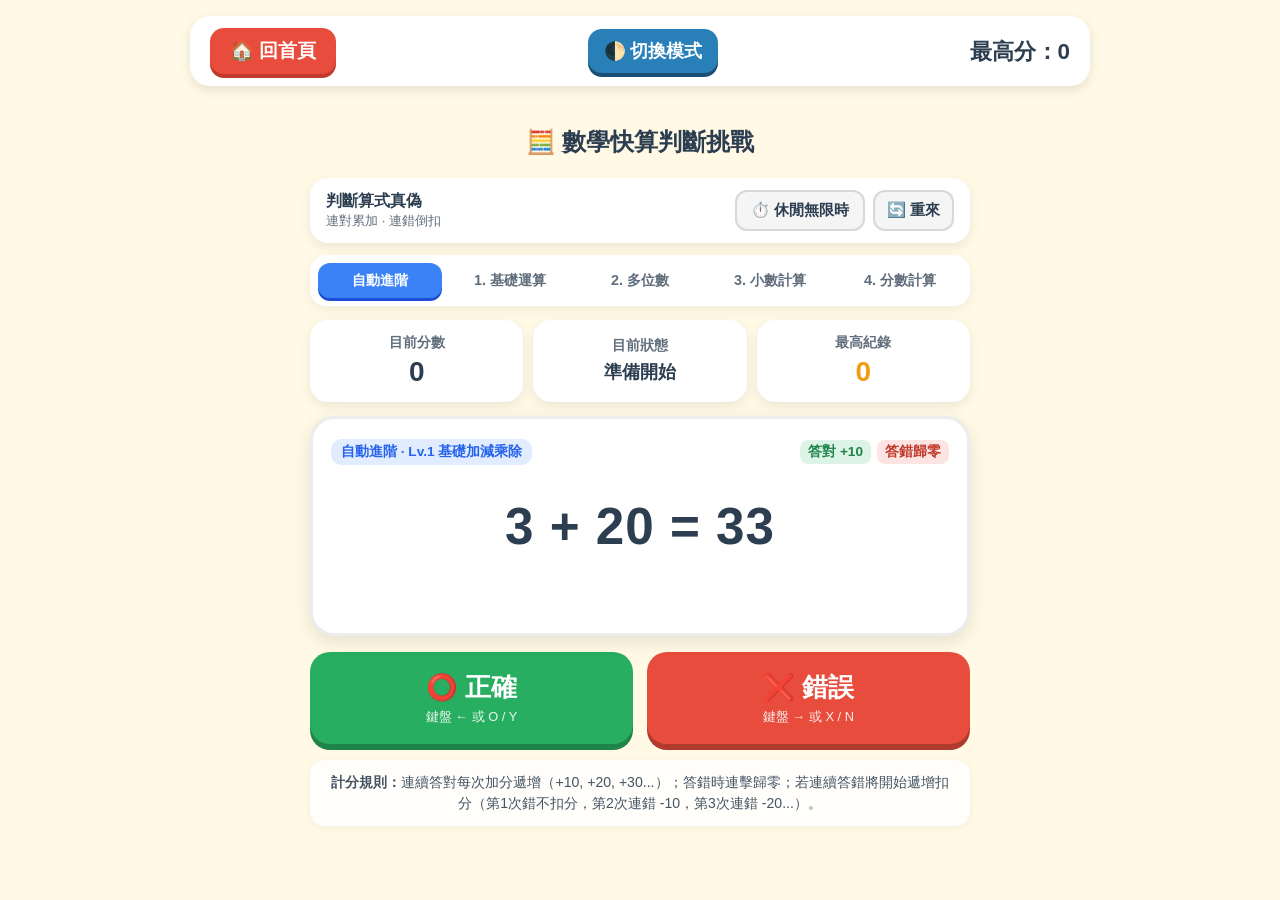
<file: math_quiz.html>
<!DOCTYPE html>
<html lang="zh-TW">
<head>
    <meta charset="UTF-8">
    <meta name="viewport" content="width=device-width, initial-scale=1.0">
    <title>數學快算判斷挑戰</title>
    <link rel="stylesheet" href="style.css">
    <style>
        .game-container {
            text-align: center;
            max-width: 660px;
            margin: 0 auto;
            padding-bottom: 24px;
            user-select: none;
            -webkit-tap-highlight-color: transparent;
        }

        /* 頂部控制列 */
        .control-bar {
            display: flex;
            flex-wrap: wrap;
            align-items: center;
            justify-content: space-between;
            gap: 10px;
            background: var(--card-bg);
            padding: 12px 16px;
            border-radius: 18px;
            box-shadow: 0 4px 12px rgba(0,0,0,0.08);
            margin-bottom: 12px;
        }

        .mode-group {
            display: flex;
            align-items: center;
            gap: 8px;
        }

        .btn-mode {
            padding: 8px 14px;
            border-radius: 12px;
            font-size: 0.95rem;
            font-weight: bold;
            border: 2px solid rgba(128, 128, 128, 0.25);
            background: rgba(128, 128, 128, 0.08);
            color: var(--text-color);
            cursor: pointer;
            transition: all 0.15s;
        }
        .btn-mode.active-timed {
            background: #FF9F1C;
            color: #FFF;
            border-color: #E67E22;
            box-shadow: 0 3px 0 #BA4A00;
        }

        .btn-reset-icon {
            padding: 8px 12px;
            border-radius: 12px;
            font-size: 0.95rem;
            font-weight: bold;
            border: 2px solid rgba(128, 128, 128, 0.25);
            background: rgba(128, 128, 128, 0.08);
            color: var(--text-color);
            cursor: pointer;
        }
        .btn-reset-icon:active {
            transform: translateY(2px);
        }

        /* 難度階段選擇標籤 */
        .stage-tabs {
            display: flex;
            flex-wrap: wrap;
            gap: 6px;
            background: var(--card-bg);
            padding: 8px;
            border-radius: 16px;
            box-shadow: 0 4px 12px rgba(0,0,0,0.06);
            margin-bottom: 14px;
        }

        .stage-tab {
            flex: 1;
            min-width: 82px;
            padding: 8px 10px;
            border: none;
            border-radius: 12px;
            font-size: 0.9rem;
            font-weight: bold;
            cursor: pointer;
            background: transparent;
            color: var(--text-color);
            opacity: 0.75;
            transition: all 0.15s;
        }
        .stage-tab:hover {
            opacity: 1;
            background: rgba(128, 128, 128, 0.12);
        }
        .stage-tab.active {
            background: #3B82F6;
            color: #FFF;
            opacity: 1;
            box-shadow: 0 3px 0 #1D4ED8;
        }

        /* 數據儀表板 */
        .stats-grid {
            display: grid;
            grid-template-columns: repeat(3, 1fr);
            gap: 10px;
            margin-bottom: 14px;
        }

        .stat-card {
            background: var(--card-bg);
            border-radius: 18px;
            padding: 12px 10px;
            box-shadow: 0 4px 12px rgba(0,0,0,0.08);
            display: flex;
            flex-direction: column;
            align-items: center;
            justify-content: center;
            transition: background-color 0.2s, border-color 0.2s;
            border: 2px solid transparent;
        }
        .stat-card.streak-good {
            border-color: #27AE60;
            background: rgba(39, 174, 96, 0.12);
        }
        .stat-card.streak-warn {
            border-color: #F39C12;
            background: rgba(243, 156, 18, 0.12);
        }
        .stat-card.streak-bad {
            border-color: #E74C3C;
            background: rgba(231, 76, 60, 0.14);
        }

        .stat-label {
            font-size: 0.85rem;
            opacity: 0.75;
            font-weight: bold;
        }
        .stat-value {
            font-size: 1.75rem;
            font-weight: 900;
            margin-top: 4px;
            font-variant-numeric: tabular-nums;
        }

        /* 算式展示主卡片 */
        .equation-card {
            position: relative;
            background: var(--card-bg);
            border-radius: 24px;
            padding: 20px 18px;
            min-height: 220px;
            box-shadow: 0 6px 18px rgba(0,0,0,0.1);
            border: 3px solid rgba(128, 128, 128, 0.15);
            display: flex;
            flex-direction: column;
            align-items: center;
            justify-content: space-between;
            margin-bottom: 16px;
            overflow: hidden;
        }

        .card-header {
            width: 100%;
            display: flex;
            flex-wrap: wrap;
            align-items: center;
            justify-content: space-between;
            gap: 8px;
            font-size: 0.85rem;
            font-weight: bold;
        }

        .level-badge {
            padding: 4px 10px;
            border-radius: 10px;
            background: rgba(59, 130, 246, 0.15);
            color: #2563EB;
        }
        [data-theme="dark"] .level-badge {
            background: rgba(96, 165, 250, 0.2);
            color: #93C5FD;
        }

        .reward-badges {
            display: flex;
            gap: 6px;
        }
        .badge-gain {
            padding: 3px 8px;
            border-radius: 8px;
            background: rgba(39, 174, 96, 0.15);
            color: #1E8449;
        }
        [data-theme="dark"] .badge-gain {
            color: #6EE7B7;
        }
        .badge-loss {
            padding: 3px 8px;
            border-radius: 8px;
            background: rgba(231, 76, 60, 0.15);
            color: #C0392B;
        }
        [data-theme="dark"] .badge-loss {
            color: #FCA5A5;
        }

        .equation-display {
            font-size: clamp(2rem, 6vw, 3.2rem);
            font-weight: 900;
            letter-spacing: 1px;
            margin: auto 0;
            padding: 16px 0;
            font-variant-numeric: tabular-nums;
            line-height: 1.4;
        }

        /* 分數堆疊排版 */
        .fraction {
            display: inline-flex;
            flex-direction: column;
            align-items: center;
            vertical-align: middle;
            margin: 0 0.25em;
            font-size: 0.72em;
            line-height: 1.15;
        }
        .fraction .num {
            border-bottom: 3px solid currentColor;
            padding: 0 0.3em 0.1em;
            width: 100%;
            text-align: center;
        }
        .fraction .den {
            padding: 0.1em 0.3em 0;
            width: 100%;
            text-align: center;
        }

        .feedback-hint {
            min-height: 24px;
            font-size: 0.95rem;
            font-weight: bold;
            opacity: 0;
            transition: opacity 0.15s;
        }
        .feedback-hint.show {
            opacity: 1;
        }

        /* 操作按鈕區 */
        .answer-buttons {
            display: grid;
            grid-template-columns: 1fr 1fr;
            gap: 14px;
            margin-bottom: 16px;
        }

        .btn-choice {
            border: none;
            border-radius: 20px;
            padding: 18px 14px;
            color: #FFF;
            cursor: pointer;
            display: flex;
            flex-direction: column;
            align-items: center;
            justify-content: center;
            gap: 4px;
            transition: transform 0.08s, box-shadow 0.08s;
        }
        .btn-choice:active {
            transform: translateY(4px);
        }

        .btn-true {
            background: #27AE60;
            box-shadow: 0 6px 0 #1E8449;
        }
        .btn-true:active {
            box-shadow: 0 2px 0 #1E8449;
        }

        .btn-false {
            background: #E74C3C;
            box-shadow: 0 6px 0 #B03A2E;
        }
        .btn-false:active {
            box-shadow: 0 2px 0 #B03A2E;
        }

        .choice-main {
            font-size: 1.6rem;
            font-weight: 900;
            display: flex;
            align-items: center;
            gap: 8px;
        }
        .choice-sub {
            font-size: 0.8rem;
            opacity: 0.9;
        }

        /* 規則說明列 */
        .rules-footer {
            background: var(--card-bg);
            padding: 12px 16px;
            border-radius: 14px;
            font-size: 0.88rem;
            line-height: 1.5;
            opacity: 0.88;
            box-shadow: 0 2px 8px rgba(0,0,0,0.06);
        }

        /* 動畫特效 */
        @keyframes pulseGreen {
            0% { box-shadow: 0 0 0 0 rgba(39, 174, 96, 0.5); border-color: #27AE60; }
            70% { box-shadow: 0 0 0 14px rgba(39, 174, 96, 0); border-color: #27AE60; }
            100% { box-shadow: 0 0 0 0 rgba(39, 174, 96, 0); }
        }
        @keyframes shakeRed {
            0%, 100% { transform: translateX(0); border-color: #E74C3C; }
            20%, 60% { transform: translateX(-8px); border-color: #E74C3C; }
            40%, 80% { transform: translateX(8px); border-color: #E74C3C; }
        }
        @keyframes floatUpFade {
            0% { opacity: 1; transform: translate(-50%, 0) scale(0.9); }
            25% { opacity: 1; transform: translate(-50%, -12px) scale(1.1); }
            100% { opacity: 0; transform: translate(-50%, -48px) scale(1); }
        }

        .anim-correct { animation: pulseGreen 0.45s ease-out; }
        .anim-wrong { animation: shakeRed 0.4s ease-in-out; }

        .floating-score {
            position: absolute;
            left: 50%;
            top: 22%;
            pointer-events: none;
            font-size: 1.7rem;
            font-weight: 900;
            animation: floatUpFade 0.85s ease-out forwards;
            z-index: 20;
        }

        /* 限時結算覆蓋視窗 */
        .modal-overlay {
            position: fixed;
            inset: 0;
            background: rgba(0, 0, 0, 0.55);
            display: none;
            align-items: center;
            justify-content: center;
            padding: 16px;
            z-index: 100;
        }
        .modal-overlay.show {
            display: flex;
        }
        .modal-card {
            background: var(--card-bg);
            color: var(--text-color);
            max-width: 380px;
            width: 100%;
            padding: 24px;
            border-radius: 24px;
            text-align: center;
            box-shadow: 0 10px 30px rgba(0,0,0,0.3);
        }
        .modal-stats {
            display: grid;
            grid-template-columns: 1fr 1fr;
            gap: 12px;
            background: rgba(128, 128, 128, 0.1);
            padding: 14px;
            border-radius: 16px;
            margin: 16px 0 20px;
        }
    </style>
</head>
<body>
    <div class="top-nav">
        <button class="btn-home" onclick="exitToHome(isStarted)">🏠 回首頁</button>
        <button class="btn-theme" onclick="toggleTheme()">🌓 切換模式</button>
        <div class="score-display">最高分：<span id="topHighScore">0</span></div>
    </div>

    <div class="game-container">
        <h2>🧮 數學快算判斷挑戰</h2>

        <!-- 模式與重新開始控制列 -->
        <div class="control-bar">
            <div style="text-align: left;">
                <div style="font-weight: bold; font-size: 0.98rem;">判斷算式真偽</div>
                <div style="font-size: 0.82rem; opacity: 0.75;">連對累加 · 連錯倒扣</div>
            </div>
            <div class="mode-group">
                <button id="timerToggleBtn" class="btn-mode" onclick="toggleTimerMode()">
                    <span id="timerIcon">⏱️</span> <span id="timerModeText">休閒無限時</span>
                </button>
                <button class="btn-reset-icon" onclick="resetGame()" title="重新開始">🔄 重來</button>
            </div>
        </div>

        <!-- 難度階段標籤 -->
        <div class="stage-tabs">
            <button data-stage="auto" onclick="selectStage('auto')" class="stage-tab active">自動進階</button>
            <button data-stage="1" onclick="selectStage('1')" class="stage-tab">1. 基礎運算</button>
            <button data-stage="2" onclick="selectStage('2')" class="stage-tab">2. 多位數</button>
            <button data-stage="3" onclick="selectStage('3')" class="stage-tab">3. 小數計算</button>
            <button data-stage="4" onclick="selectStage('4')" class="stage-tab">4. 分數計算</button>
        </div>

        <!-- 數據儀表板 -->
        <div class="stats-grid">
            <div class="stat-card">
                <span class="stat-label">目前分數</span>
                <span id="scoreDisplay" class="stat-value">0</span>
            </div>
            <div id="streakCard" class="stat-card">
                <span class="stat-label">目前狀態</span>
                <span id="streakDisplay" class="stat-value" style="font-size: 1.15rem;">準備開始</span>
            </div>
            <div class="stat-card">
                <span id="rightStatLabel" class="stat-label">最高紀錄</span>
                <span id="rightStatValue" class="stat-value" style="color: #F39C12;">0</span>
            </div>
        </div>

        <!-- 算式展示主卡片 -->
        <div id="equationCard" class="equation-card">
            <div id="floatingContainer" style="position: absolute; inset: 0; pointer-events: none;"></div>

            <div class="card-header">
                <span id="currentLevelBadge" class="level-badge">Lv.1 基礎加減乘除</span>
                <div class="reward-badges">
                    <span id="nextRewardBadge" class="badge-gain">答對 +10</span>
                    <span id="nextPenaltyBadge" class="badge-loss">答錯歸零</span>
                </div>
            </div>

            <div id="equationDisplay" class="equation-display">12 + 7 = 19</div>

            <div id="feedbackHint" class="feedback-hint"></div>
        </div>

        <!-- 正確 / 錯誤作答按鈕 -->
        <div class="answer-buttons">
            <button id="btnTrue" class="btn-choice btn-true" onclick="handleAnswer(true)">
                <div class="choice-main">⭕ 正確</div>
                <div class="choice-sub">鍵盤 ← 或 O / Y</div>
            </button>
            <button id="btnFalse" class="btn-choice btn-false" onclick="handleAnswer(false)">
                <div class="choice-main">❌ 錯誤</div>
                <div class="choice-sub">鍵盤 → 或 X / N</div>
            </button>
        </div>

        <div class="rules-footer">
            <b>計分規則：</b>連續答對每次加分遞增（+10, +20, +30...）；答錯時連擊歸零；若連續答錯將開始遞增扣分（第1次錯不扣分，第2次連錯 -10，第3次連錯 -20...）。
        </div>
    </div>

    <!-- 限時模式結算視窗 -->
    <div id="gameOverModal" class="modal-overlay">
        <div class="modal-card">
            <div style="font-size: 3rem; margin-bottom: 8px;">🏁</div>
            <h3 style="font-size: 1.5rem; margin-bottom: 4px;">時間到！挑戰結束</h3>
            <p style="font-size: 0.92rem; opacity: 0.75;">您在 60 秒快算挑戰中的成績如下</p>

            <div class="modal-stats">
                <div>
                    <div style="font-size: 0.82rem; opacity: 0.75;">最終得分</div>
                    <div id="finalScoreText" style="font-size: 1.8rem; font-weight: 900; color: #3B82F6;">0</div>
                </div>
                <div>
                    <div style="font-size: 0.82rem; opacity: 0.75;">最高連對</div>
                    <div id="finalMaxStreakText" style="font-size: 1.8rem; font-weight: 900; color: #27AE60;">0</div>
                </div>
            </div>

            <button class="btn-big" style="width: 100%;" onclick="closeModalAndRestart()">再挑戰一次 ▶</button>
        </div>
    </div>

    <script src="common.js"></script>
    <script>
        let isStarted = false;

        // 讀取既有最高分，並同步與 common.js 的 'math' 鍵值對齊
        function loadInitialHighScore() {
            const legacy = parseInt(localStorage.getItem('math_judge_highscore') || '0', 10);
            let hubBest = 0;
            try {
                const allScores = JSON.parse(localStorage.getItem('reactionGamesScores') || '{}');
                hubBest = parseInt(allScores['math'] || '0', 10);
            } catch (e) {}
            const best = Math.max(legacy, hubBest);
            if (best > 0 && typeof saveHighScore === 'function') {
                saveHighScore('math', best);
            }
            return best;
        }

        const state = {
            score: 0,
            highScore: loadInitialHighScore(),
            positiveStreak: 0,
            negativeStreak: 0,
            maxPositiveStreak: 0,
            totalCorrect: 0,
            selectedStage: 'auto',
            currentEquation: null,
            isTimerMode: false,
            timeLeft: 60,
            timerInterval: null,
            isGameOver: false,
            basePoints: 10
        };

        const el = {
            topHighScore: document.getElementById('topHighScore'),
            scoreDisplay: document.getElementById('scoreDisplay'),
            streakCard: document.getElementById('streakCard'),
            streakDisplay: document.getElementById('streakDisplay'),
            rightStatLabel: document.getElementById('rightStatLabel'),
            rightStatValue: document.getElementById('rightStatValue'),
            equationCard: document.getElementById('equationCard'),
            equationDisplay: document.getElementById('equationDisplay'),
            currentLevelBadge: document.getElementById('currentLevelBadge'),
            nextRewardBadge: document.getElementById('nextRewardBadge'),
            nextPenaltyBadge: document.getElementById('nextPenaltyBadge'),
            feedbackHint: document.getElementById('feedbackHint'),
            floatingContainer: document.getElementById('floatingContainer'),
            timerToggleBtn: document.getElementById('timerToggleBtn'),
            timerIcon: document.getElementById('timerIcon'),
            timerModeText: document.getElementById('timerModeText'),
            gameOverModal: document.getElementById('gameOverModal'),
            finalScoreText: document.getElementById('finalScoreText'),
            finalMaxStreakText: document.getElementById('finalMaxStreakText')
        };

        function randInt(min, max) {
            return Math.floor(Math.random() * (max - min + 1)) + min;
        }

        function gcd(a, b) {
            a = Math.abs(a);
            b = Math.abs(b);
            while (b !== 0) {
                let t = b;
                b = a % b;
                a = t;
            }
            return a;
        }

        function formatFractionHTML(num, den) {
            if (den === 1) return `${num}`;
            return `<span class="fraction"><span class="num">${num}</span><span class="den">${den}</span></span>`;
        }

        function formatFractionText(num, den) {
            if (den === 1) return `${num}`;
            return `${num}/${den}`;
        }

        function resolveActiveStage() {
            if (state.selectedStage !== 'auto') {
                return parseInt(state.selectedStage, 10);
            }
            if (state.totalCorrect < 5 && state.score < 100) return 1;
            if (state.totalCorrect < 12 && state.score < 350) return 2;
            if (state.totalCorrect < 20 && state.score < 700) return 3;
            return 4;
        }

        function generateEquation() {
            const stage = resolveActiveStage();
            const isTrue = Math.random() < 0.5;
            let eq = null;

            switch (stage) {
                case 1: eq = generateStage1Basic(isTrue); break;
                case 2: eq = generateStage2MultiDigit(isTrue); break;
                case 3: eq = generateStage3Decimals(isTrue); break;
                case 4: eq = generateStage4Fractions(isTrue); break;
            }
            eq.stage = stage;
            return eq;
        }

        function generateStage1Basic(isTrue) {
            const ops = ['+', '-', '×', '÷'];
            const op = ops[randInt(0, 3)];
            let a, b, ans, shownAns;

            if (op === '+') {
                a = randInt(3, 25);
                b = randInt(2, 25);
                ans = a + b;
            } else if (op === '-') {
                a = randInt(10, 35);
                b = randInt(2, a - 1);
                ans = a - b;
            } else if (op === '×') {
                a = randInt(2, 9);
                b = randInt(2, 9);
                ans = a * b;
            } else {
                b = randInt(2, 9);
                ans = randInt(2, 9);
                a = b * ans;
            }

            if (isTrue) {
                shownAns = ans;
            } else {
                const offsets = [-2, -1, 1, 2, 10];
                let offset = offsets[randInt(0, offsets.length - 1)];
                if (ans + offset < 0) offset = Math.abs(offset);
                shownAns = ans + offset;
            }

            return {
                html: `${a} ${op} ${b} = ${shownAns}`,
                isTrue,
                correctionText: `${a} ${op} ${b} = ${ans}`
            };
        }

        function generateStage2MultiDigit(isTrue) {
            const ops = ['+', '-', '×', '÷'];
            const op = ops[randInt(0, 3)];
            let a, b, ans, shownAns;

            if (op === '+') {
                a = randInt(45, 280);
                b = randInt(35, 250);
                ans = a + b;
            } else if (op === '-') {
                a = randInt(120, 450);
                b = randInt(35, a - 25);
                ans = a - b;
            } else if (op === '×') {
                a = randInt(12, 28);
                b = randInt(4, 12);
                ans = a * b;
            } else {
                b = randInt(6, 15);
                ans = randInt(11, 24);
                a = b * ans;
            }

            if (isTrue) {
                shownAns = ans;
            } else {
                const offsets = [-10, -2, -1, 1, 2, 10, 20];
                let offset = offsets[randInt(0, offsets.length - 1)];
                if (ans + offset <= 0) offset = 10;
                shownAns = ans + offset;
            }

            return {
                html: `${a} ${op} ${b} = ${shownAns}`,
                isTrue,
                correctionText: `${a} ${op} ${b} = ${ans}`
            };
        }

        function generateStage3Decimals(isTrue) {
            const ops = ['+', '-', '×'];
            const op = ops[randInt(0, 2)];
            let aInt, bInt, ans, shownAns, aStr, bStr;

            if (op === '+' || op === '-') {
                aInt = randInt(12, 98);
                bInt = randInt(5, 85);
                if (op === '-' && aInt <= bInt) {
                    [aInt, bInt] = [bInt + randInt(5, 20), aInt];
                }
                const ansInt = op === '+' ? (aInt + bInt) : (aInt - bInt);
                aStr = (aInt / 10).toFixed(1);
                bStr = (bInt / 10).toFixed(1);
                ans = Number((ansInt / 10).toFixed(1));

                if (isTrue) {
                    shownAns = ans.toFixed(1);
                } else {
                    const offsets = [-1.0, -0.2, -0.1, 0.1, 0.2, 1.0];
                    let wrong = Number((ans + offsets[randInt(0, offsets.length - 1)]).toFixed(1));
                    if (wrong < 0) wrong = Number((ans + 0.2).toFixed(1));
                    shownAns = wrong.toFixed(1);
                }
            } else {
                aInt = randInt(2, 15);
                bInt = randInt(2, 9);
                const ansInt = aInt * bInt;
                aStr = (aInt / 10).toFixed(1);
                bStr = (bInt / 10).toFixed(1);
                ans = Number((ansInt / 100).toFixed(2));

                if (isTrue) {
                    shownAns = ans.toString();
                } else {
                    const mistakeType = randInt(0, 2);
                    let wrong;
                    if (mistakeType === 0) {
                        wrong = Number((ans * 10).toFixed(1));
                    } else if (mistakeType === 1) {
                        wrong = Number((ans + 0.1).toFixed(2));
                    } else {
                        wrong = Number(Math.max(0.01, ans - 0.02).toFixed(2));
                    }
                    if (wrong === ans) wrong = Number((ans + 0.04).toFixed(2));
                    shownAns = wrong.toString();
                }
            }

            return {
                html: `${aStr} ${op} ${bStr} = ${shownAns}`,
                isTrue,
                correctionText: `${aStr} ${op} ${bStr} = ${ans}`
            };
        }

        function generateStage4Fractions(isTrue) {
            const dens = [2, 3, 4, 5, 6, 8];
            const ops = ['+', '-', '×'];
            const op = ops[randInt(0, 2)];

            let d1 = dens[randInt(0, dens.length - 1)];
            let d2 = dens[randInt(0, dens.length - 1)];
            let n1 = randInt(1, d1 - 1);
            let n2 = randInt(1, d2 - 1);

            if (op === '-' && (n1 / d1 <= n2 / d2)) {
                [n1, d1, n2, d2] = [n2, d2, n1, d1];
                if (n1 / d1 === n2 / d2) n1 += 1;
            }

            let rawNum, rawDen;
            if (op === '+') {
                rawNum = n1 * d2 + n2 * d1;
                rawDen = d1 * d2;
            } else if (op === '-') {
                rawNum = n1 * d2 - n2 * d1;
                rawDen = d1 * d2;
            } else {
                rawNum = n1 * n2;
                rawDen = d1 * d2;
            }

            const common = gcd(rawNum, rawDen);
            const ansNum = rawNum / common;
            const ansDen = rawDen / common;

            let shownNum = ansNum;
            let shownDen = ansDen;

            if (!isTrue) {
                const errType = randInt(0, 2);
                if (errType === 0 && op !== '×') {
                    const naiveNum = op === '+' ? (n1 + n2) : Math.max(1, Math.abs(n1 - n2));
                    const naiveDen = d1 + d2;
                    const g = gcd(naiveNum, naiveDen);
                    shownNum = naiveNum / g;
                    shownDen = naiveDen / g;
                } else if (errType === 1) {
                    shownNum = ansNum + (Math.random() < 0.5 ? 1 : -1);
                    if (shownNum <= 0) shownNum = ansNum + 2;
                    shownDen = ansDen;
                } else {
                    shownNum = ansNum;
                    shownDen = ansDen + (Math.random() < 0.5 ? 1 : 2);
                }
                if (shownNum * ansDen === ansNum * shownDen) {
                    shownNum += 1;
                }
            }

            const leftHTML = `${formatFractionHTML(n1, d1)} ${op} ${formatFractionHTML(n2, d2)}`;
            const rightHTML = formatFractionHTML(shownNum, shownDen);

            return {
                html: `${leftHTML} = ${rightHTML}`,
                isTrue,
                correctionText: `${formatFractionText(n1, d1)} ${op} ${formatFractionText(n2, d2)} = ${formatFractionText(ansNum, ansDen)}`
            };
        }

        function getNextScoreDeltas() {
            const nextGain = (state.positiveStreak + 1) * state.basePoints;
            const nextPenalty = state.negativeStreak === 0 ? 0 : -(state.negativeStreak * state.basePoints);
            return { nextGain, nextPenalty };
        }

        function handleAnswer(userChoice) {
            if (state.isGameOver || !state.currentEquation) return;
            isStarted = true;

            const isCorrect = (userChoice === state.currentEquation.isTrue);
            let delta = 0;

            el.equationCard.classList.remove('anim-correct', 'anim-wrong');
            void el.equationCard.offsetWidth;

            if (isCorrect) {
                state.negativeStreak = 0;
                state.positiveStreak += 1;
                state.totalCorrect += 1;
                if (state.positiveStreak > state.maxPositiveStreak) {
                    state.maxPositiveStreak = state.positiveStreak;
                }

                delta = state.positiveStreak * state.basePoints;
                state.score += delta;

                if (state.score > state.highScore) {
                    state.highScore = state.score;
                    localStorage.setItem('math_judge_highscore', state.highScore.toString());
                    if (typeof saveHighScore === 'function') {
                        saveHighScore('math', state.highScore);
                    }
                }

                if (typeof playSound === 'function') playSound('good');
                el.equationCard.classList.add('anim-correct');
                spawnFloatingScore(`+${delta}`, '#27AE60');
                showFeedbackHint('✓ 判斷正確！', '#27AE60');
            } else {
                state.positiveStreak = 0;
                state.negativeStreak += 1;

                if (state.negativeStreak === 1) {
                    delta = 0;
                    spawnFloatingScore('連擊中斷 (0)', '#F39C12');
                } else {
                    delta = -((state.negativeStreak - 1) * state.basePoints);
                    state.score += delta;
                    spawnFloatingScore(`${delta}`, '#E74C3C');
                }

                if (typeof playSound === 'function') playSound('bad');
                el.equationCard.classList.add('anim-wrong');
                showFeedbackHint(`✗ 答錯了！正確算式為：${state.currentEquation.correctionText}`, '#E74C3C');
            }

            state.currentEquation = generateEquation();
            updateUI();
        }

        function spawnFloatingScore(text, colorHex) {
            const badge = document.createElement('div');
            badge.className = 'floating-score';
            badge.style.color = colorHex;
            badge.textContent = text;
            el.floatingContainer.appendChild(badge);
            setTimeout(() => badge.remove(), 850);
        }

        function showFeedbackHint(text, colorHex) {
            el.feedbackHint.textContent = text;
            el.feedbackHint.style.color = colorHex;
            el.feedbackHint.classList.add('show');
        }

        function updateUI() {
            el.topHighScore.textContent = state.highScore;

            el.scoreDisplay.textContent = state.score;
            el.scoreDisplay.style.color = state.score < 0 ? '#E74C3C' : 'var(--text-color)';

            el.streakCard.classList.remove('streak-good', 'streak-warn', 'streak-bad');
            if (state.positiveStreak > 0) {
                el.streakDisplay.textContent = `🔥 連對 x${state.positiveStreak}`;
                el.streakDisplay.style.color = '#27AE60';
                el.streakCard.classList.add('streak-good');
            } else if (state.negativeStreak >= 2) {
                el.streakDisplay.textContent = `⚠️ 連錯 x${state.negativeStreak}`;
                el.streakDisplay.style.color = '#E74C3C';
                el.streakCard.classList.add('streak-bad');
            } else if (state.negativeStreak === 1) {
                el.streakDisplay.textContent = '連擊歸零';
                el.streakDisplay.style.color = '#F39C12';
                el.streakCard.classList.add('streak-warn');
            } else {
                el.streakDisplay.textContent = '準備開始';
                el.streakDisplay.style.color = 'var(--text-color)';
            }

            if (state.isTimerMode) {
                el.rightStatLabel.textContent = '剩餘時間';
                el.rightStatValue.textContent = `${state.timeLeft}s`;
                el.rightStatValue.style.color = state.timeLeft <= 10 ? '#E74C3C' : '#3B82F6';
            } else {
                el.rightStatLabel.textContent = '最高紀錄';
                el.rightStatValue.textContent = state.highScore;
                el.rightStatValue.style.color = '#F39C12';
            }

            const stageNames = {
                1: 'Lv.1 基礎加減乘除',
                2: 'Lv.2 多位數進階',
                3: 'Lv.3 小數精確運算',
                4: 'Lv.4 分數約分挑戰'
            };
            const currentStage = state.currentEquation.stage;
            const prefix = state.selectedStage === 'auto' ? '自動進階 · ' : '指定練習 · ';
            el.currentLevelBadge.textContent = prefix + stageNames[currentStage];

            const { nextGain, nextPenalty } = getNextScoreDeltas();
            el.nextRewardBadge.textContent = `答對 +${nextGain}`;
            el.nextPenaltyBadge.textContent = nextPenalty === 0 ? '答錯歸零' : `答錯 ${nextPenalty}`;

            el.equationDisplay.innerHTML = state.currentEquation.html;
        }

        function selectStage(stageKey) {
            state.selectedStage = stageKey;
            document.querySelectorAll('.stage-tab').forEach(btn => {
                btn.classList.toggle('active', btn.dataset.stage === stageKey);
            });
            state.currentEquation = generateEquation();
            updateUI();
        }

        function toggleTimerMode() {
            state.isTimerMode = !state.isTimerMode;
            if (state.isTimerMode) {
                el.timerIcon.textContent = '🔥';
                el.timerModeText.textContent = '限時 60 秒';
                el.timerToggleBtn.classList.add('active-timed');
            } else {
                el.timerIcon.textContent = '⏱️';
                el.timerModeText.textContent = '休閒無限時';
                el.timerToggleBtn.classList.remove('active-timed');
            }
            resetGame();
        }

        function startTimer() {
            clearInterval(state.timerInterval);
            if (!state.isTimerMode) return;

            state.timeLeft = 60;
            state.timerInterval = setInterval(() => {
                state.timeLeft -= 1;
                updateUI();
                if (state.timeLeft <= 0) {
                    endTimedGame();
                }
            }, 1000);
        }

        function endTimedGame() {
            clearInterval(state.timerInterval);
            state.isGameOver = true;
            if (typeof saveHighScore === 'function') {
                saveHighScore('math', state.score);
            }
            el.finalScoreText.textContent = state.score;
            el.finalMaxStreakText.textContent = `x${state.maxPositiveStreak}`;
            el.gameOverModal.classList.add('show');
        }

        function closeModalAndRestart() {
            el.gameOverModal.classList.remove('show');
            resetGame();
        }

        function resetGame() {
            clearInterval(state.timerInterval);
            isStarted = false;
            state.score = 0;
            state.positiveStreak = 0;
            state.negativeStreak = 0;
            state.maxPositiveStreak = 0;
            state.totalCorrect = 0;
            state.isGameOver = false;
            el.feedbackHint.classList.remove('show');
            state.currentEquation = generateEquation();
            if (state.isTimerMode) {
                isStarted = true;
                startTimer();
            }
            updateUI();
        }

        window.addEventListener('keydown', (e) => {
            if (state.isGameOver) return;
            const key = e.key.toLowerCase();
            if (e.key === 'ArrowLeft' || key === 'o' || key === 'y') {
                e.preventDefault();
                handleAnswer(true);
            } else if (e.key === 'ArrowRight' || key === 'x' || key === 'n') {
                e.preventDefault();
                handleAnswer(false);
            }
        });

        window.addEventListener('DOMContentLoaded', resetGame);
    </script>
</body>
</html>
</file>
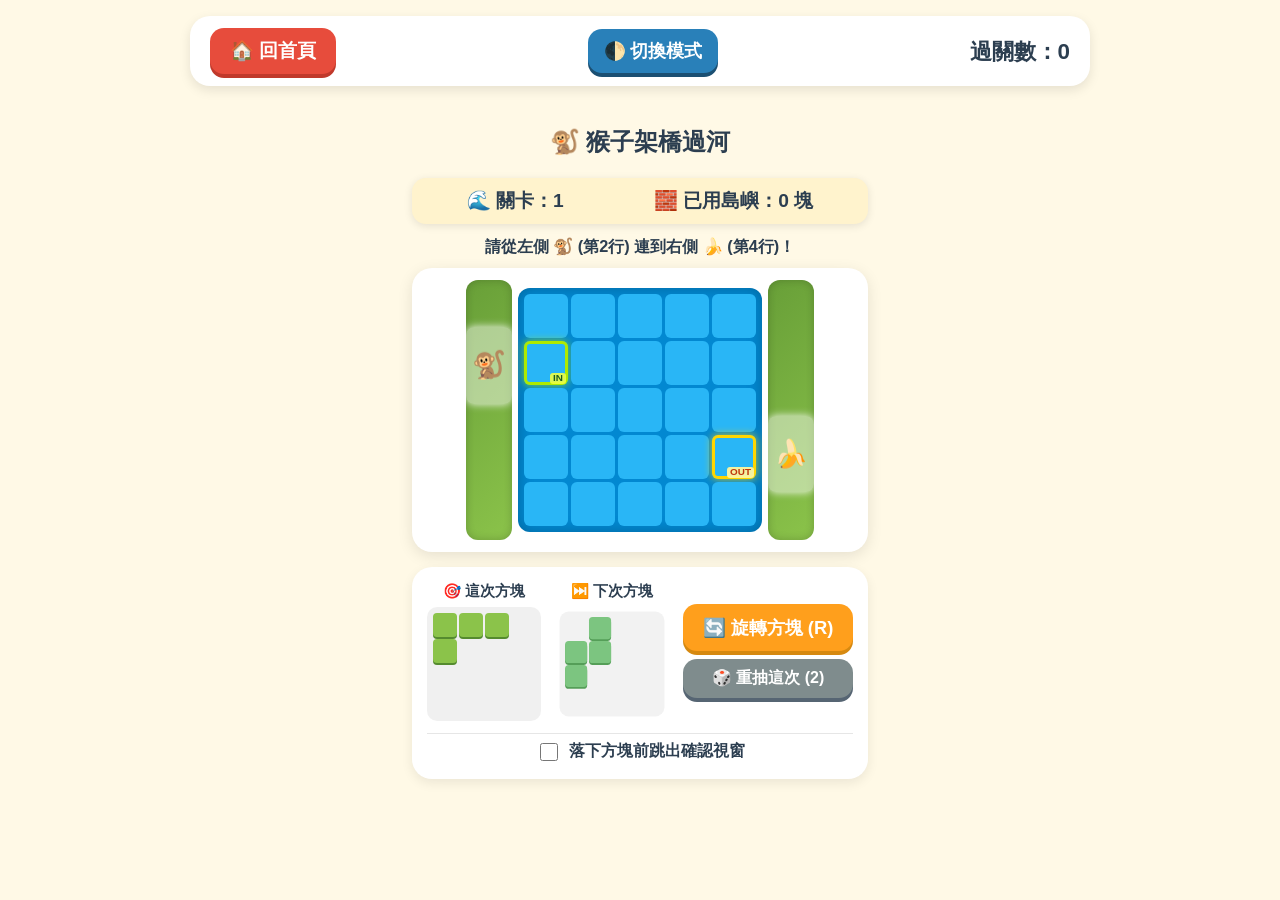
<file: monkey-bridge.html>
<!DOCTYPE html>
<html lang="zh-TW">
<head>
    <meta charset="UTF-8">
    <meta name="viewport" content="width=device-width, initial-scale=1.0">
    <title>猴子架橋過河 - 滑動跟隨與雙塊預覽版</title>
    <link rel="stylesheet" href="style.css">
    <style>
        .game-container { text-align: center; max-width: 620px; margin: 0 auto; }

        .status-bar {
            display: flex; justify-content: space-around;
            background: #FFF3CD !important; color: #2C3E50 !important;
            padding: 10px; border-radius: 14px; font-size: 1.2rem; font-weight: bold;
            margin-bottom: 12px; box-shadow: 0 2px 8px rgba(0,0,0,0.1);
        }

        .river-wrapper {
            display: flex;
            align-items: center;
            justify-content: center;
            background: var(--card-bg);
            padding: 12px;
            border-radius: 20px;
            box-shadow: 0 4px 15px rgba(0,0,0,0.1);
            margin-bottom: 15px;
            gap: 6px;
        }

        .bank-column {
            display: flex;
            flex-direction: column;
            justify-content: space-around;
            width: 46px;
            min-height: 260px;
            background: linear-gradient(135deg, #689F38, #8BC34A);
            border-radius: 12px;
            box-shadow: inset 0 0 8px rgba(0,0,0,0.2);
            padding: 3px 0;
        }

        .bank-slot {
            flex: 1;
            display: flex;
            align-items: center;
            justify-content: center;
            font-size: 1.7rem;
            position: relative;
        }
        .bank-slot.active-start, .bank-slot.active-end {
            background: rgba(255, 255, 255, 0.45);
            border-radius: 8px;
            box-shadow: 0 0 8px rgba(255,255,255,0.9);
        }

        .river-grid {
            display: grid;
            gap: 3px;
            background: #0288D1;
            padding: 6px;
            border-radius: 12px;
            box-shadow: inset 0 0 15px rgba(0,0,0,0.25);
            touch-action: none; /* 手機滑動時防止整頁捲動 */
            user-select: none;
        }
        [data-theme="dark"] .river-grid {
            background: #01579B;
        }

        .cell {
            width: 44px;
            height: 44px;
            background: #29B6F6;
            border-radius: 6px;
            display: flex;
            align-items: center;
            justify-content: center;
            font-size: 1.7rem;
            cursor: pointer;
            transition: background-color 0.1s, transform 0.1s;
            position: relative;
            -webkit-tap-highlight-color: transparent;
        }
        [data-theme="dark"] .cell {
            background: #0277BD;
        }

        /* 入口與出口格子特別標示 */
        .cell.entry-cell {
            box-shadow: inset 0 0 0 3px #AEEA00, 0 0 8px rgba(174, 234, 0, 0.75);
        }
        .cell.entry-cell::after {
            content: "IN";
            position: absolute;
            bottom: 1px;
            right: 2px;
            font-size: 0.62rem;
            font-weight: 900;
            color: #1B5E20;
            background: rgba(238, 255, 65, 0.9);
            padding: 0 3px;
            border-radius: 3px;
            line-height: 1.1;
            pointer-events: none;
        }

        .cell.exit-cell {
            box-shadow: inset 0 0 0 3px #FFD600, 0 0 8px rgba(255, 214, 0, 0.8);
        }
        .cell.exit-cell::after {
            content: "OUT";
            position: absolute;
            bottom: 1px;
            right: 2px;
            font-size: 0.62rem;
            font-weight: 900;
            color: #BF360C;
            background: rgba(255, 245, 157, 0.95);
            padding: 0 3px;
            border-radius: 3px;
            line-height: 1.1;
            pointer-events: none;
        }

        .cell.island {
            background: linear-gradient(135deg, #7CB342, #9CCC65) !important;
            box-shadow: 0 3px 0 #558B2F;
            transform: translateY(-1px);
        }

        .cell.rock {
            background: #546E7A !important;
            cursor: not-allowed;
        }

        .cell.preview-valid {
            background: rgba(139, 195, 74, 0.88) !important;
            border: 2px dashed #FFF;
        }
        .cell.preview-invalid {
            background: rgba(231, 76, 60, 0.78) !important;
            border: 2px dashed #FFF;
        }

        /* 底部方塊展示與操作區 */
        .dock-area {
            background: var(--card-bg);
            padding: 15px;
            border-radius: 20px;
            box-shadow: 0 4px 12px rgba(0,0,0,0.08);
            display: flex;
            flex-direction: column;
            gap: 12px;
        }

        .pieces-row {
            display: flex;
            align-items: center;
            justify-content: space-around;
            flex-wrap: wrap;
            gap: 14px;
        }

        .piece-box {
            display: flex;
            flex-direction: column;
            align-items: center;
        }
        .piece-label {
            font-size: 0.92rem;
            font-weight: bold;
            margin-bottom: 6px;
        }

        .piece-preview {
            display: grid;
            grid-template-columns: repeat(4, 24px);
            grid-template-rows: repeat(4, 24px);
            gap: 2px;
            background: rgba(0,0,0,0.06);
            padding: 6px;
            border-radius: 10px;
        }
        .piece-preview.next-box {
            opacity: 0.85;
            transform: scale(0.92);
        }
        .p-cell {
            width: 24px;
            height: 24px;
            border-radius: 4px;
        }
        .p-cell.active {
            background: #8BC34A;
            box-shadow: 0 2px 0 #558B2F;
        }
        .p-cell.next-active {
            background: #66BB6A;
            box-shadow: 0 2px 0 #388E3C;
        }
        .p-cell.fail-active {
            background: #E74C3C;
            box-shadow: 0 2px 0 #922B21;
        }

        .action-btns {
            display: flex;
            flex-direction: column;
            gap: 8px;
        }

        .btn-rotate {
            background: #FF9F1C;
            color: white;
            border: none;
            padding: 11px 20px;
            font-size: 1.15rem;
            font-weight: bold;
            border-radius: 14px;
            cursor: pointer;
            box-shadow: 0 4px 0 #D68910;
        }
        .btn-rotate:active { transform: translateY(3px); box-shadow: 0 1px 0 #D68910; }

        .btn-reroll {
            background: #7F8C8D;
            color: white;
            border: none;
            padding: 9px 16px;
            font-size: 1rem;
            font-weight: bold;
            border-radius: 14px;
            cursor: pointer;
            box-shadow: 0 4px 0 #566573;
        }
        .btn-reroll:disabled { opacity: 0.4; cursor: not-allowed; }

        .confirm-option {
            display: flex;
            align-items: center;
            justify-content: center;
            gap: 8px;
            font-size: 0.98rem;
            font-weight: bold;
            padding-top: 6px;
            border-top: 1px solid rgba(128,128,128,0.2);
            cursor: pointer;
            user-select: none;
        }
        .confirm-option input[type="checkbox"] {
            width: 18px;
            height: 18px;
            cursor: pointer;
        }

        .fail-piece-wrap {
            display: flex;
            flex-direction: column;
            align-items: center;
            margin: 10px auto 15px;
        }
    </style>
</head>
<body>
    <div class="top-nav">
        <button class="btn-home" onclick="exitToHome(isStarted)">🏠 回首頁</button>
        <button class="btn-theme" onclick="toggleTheme()">🌓 切換模式</button>
        <div class="score-display">過關數：<span id="score">0</span></div>
    </div>

    <div class="game-container">
        <h2>🐒 猴子架橋過河</h2>

        <div class="status-bar">
            <div>🌊 關卡：<span id="level">1</span></div>
            <div>🧱 已用島嶼：<span id="blocks-used">0</span> 塊</div>
        </div>

        <div style="margin-bottom: 10px; font-size: 1.02rem; font-weight: bold;" id="msg-bar">
            電腦：移動游標、點左鍵落下 ｜ 手機：滑動移動、放開落下
        </div>

        <div class="river-wrapper">
            <div class="bank-column" id="left-bank-col"></div>
            <div class="river-grid" id="river-grid"></div>
            <div class="bank-column" id="right-bank-col"></div>
        </div>

        <div class="dock-area" id="dock-area">
            <div class="pieces-row">
                <div class="piece-box">
                    <div class="piece-label">🎯 這次方塊</div>
                    <div class="piece-preview" id="current-piece-preview"></div>
                </div>
                <div class="piece-box">
                    <div class="piece-label">⏭️ 下次方塊</div>
                    <div class="piece-preview next-box" id="next-piece-preview"></div>
                </div>
                <div class="action-btns">
                    <button class="btn-rotate" onclick="rotatePiece()">🔄 旋轉方塊 (R)</button>
                    <button class="btn-reroll" id="reroll-btn" onclick="rerollPiece()">🎲 重抽這次 (<span id="reroll-count">2</span>)</button>
                </div>
            </div>

            <label class="confirm-option">
                <input type="checkbox" id="confirm-checkbox">
                <span>落下方塊前跳出確認視窗</span>
            </label>
        </div>

        <div id="gameover-box" style="display:none; margin-top: 15px; background: var(--card-bg); padding: 20px; border-radius: 20px; box-shadow: 0 4px 15px rgba(0,0,0,0.1);">
            <h3 style="color: #E74C3C; margin-bottom: 8px;">💥 遊戲結束！這個方塊放不進去！</h3>
            <p id="gameover-desc" style="font-size: 1.05rem; margin-bottom: 8px;"></p>
            <div class="fail-piece-wrap">
                <div style="font-size: 0.95rem; font-weight: bold; color: #E74C3C; margin-bottom: 6px;">卡住的方塊：</div>
                <div class="piece-preview" id="fail-piece-preview"></div>
            </div>
            <button class="btn-big" onclick="restartGame()">重新挑戰 ▶</button>
        </div>
    </div>

    <script src="common.js"></script>
    <script>
        let isStarted = false;
        let isGameOver = false;
        let level = 1;
        let clearedCount = 0;
        let blocksUsed = 0;
        let rerollsLeft = 2;
        let gridSize = 5;
        let grid = [];
        let currentPiece = [];
        let nextPiece = [];
        let previewPos = null;
        let isAnimating = false;
        let isConfirmingDrop = false;

        let startRow = 0;
        let endRow = 0;

        const SHAPES = [
            [[0,0], [0,1], [0,2]],
            [[0,0], [1,0], [1,1]],
            [[0,0], [0,1], [1,1], [1,2]],
            [[0,1], [1,0], [1,1], [1,2]],
            [[0,0], [1,0], [2,0], [2,1]],
            [[0,1], [1,0], [1,1], [1,2], [2,1]],
            [[0,0], [0,1], [1,0], [1,1]],
            [[0,0], [0,1]]
        ];

        window.addEventListener('keydown', (e) => {
            if ((e.key === 'r' || e.key === 'R') && isStarted && !isAnimating && !isGameOver && !isConfirmingDrop) {
                rotatePiece();
            }
        });

        function createRandomPiece() {
            const shape = SHAPES[Math.floor(Math.random() * SHAPES.length)];
            let piece = shape.map(pt => [...pt]);
            const randomRots = Math.floor(Math.random() * 4);
            for (let i = 0; i < randomRots; i++) {
                piece = rotateShapeData(piece);
            }
            return piece;
        }

        function rotateShapeData(piece) {
            const rotated = piece.map(([r, c]) => [c, -r]);
            const minR = Math.min(...rotated.map(p => p[0]));
            const minC = Math.min(...rotated.map(p => p[1]));
            return rotated.map(([r, c]) => [r - minR, c - minC]);
        }

        function startGame() {
            level = 1;
            clearedCount = 0;
            document.getElementById('score').innerText = clearedCount;
            initLevel();
        }

        function restartGame() {
            initLevel();
        }

        function initLevel() {
            isStarted = true;
            isGameOver = false;
            isAnimating = false;
            isConfirmingDrop = false;
            blocksUsed = 0;
            rerollsLeft = 2;
            previewPos = null;

            document.getElementById('gameover-box').style.display = 'none';
            document.getElementById('dock-area').style.display = 'flex';

            gridSize = level <= 2 ? 5 : (level <= 5 ? 6 : 7);
            grid = Array.from({ length: gridSize }, () => Array(gridSize).fill(0));

            startRow = Math.floor(Math.random() * gridSize);
            endRow = Math.floor(Math.random() * gridSize);

            const rockCount = level >= 3 ? Math.min(gridSize - 1, Math.floor(level / 2)) : 0;
            for (let i = 0; i < rockCount; i++) {
                let r = Math.floor(Math.random() * gridSize);
                let c = Math.floor(Math.random() * (gridSize - 2)) + 1;
                if ((r !== startRow || c !== 0) && (r !== endRow || c !== gridSize - 1)) {
                    grid[r][c] = 2;
                }
            }

            renderBanks();
            document.getElementById('level').innerText = level;
            document.getElementById('blocks-used').innerText = blocksUsed;
            document.getElementById('reroll-count').innerText = rerollsLeft;
            document.getElementById('reroll-btn').disabled = false;
            document.getElementById('msg-bar').innerText = `請從左側 🐒 (第${startRow+1}行) 連到右側 🍌 (第${endRow+1}行)！`;

            currentPiece = createRandomPiece();
            nextPiece = createRandomPiece();
            if (!hasAnyValidMove(currentPiece)) {
                currentPiece = createRandomPiece();
            }

            renderPiecesPreview();
            renderGrid();
        }

        function renderBanks() {
            const leftCol = document.getElementById('left-bank-col');
            const rightCol = document.getElementById('right-bank-col');
            leftCol.innerHTML = '';
            rightCol.innerHTML = '';

            for (let i = 0; i < gridSize; i++) {
                const lSlot = document.createElement('div');
                lSlot.className = 'bank-slot';
                if (i === startRow) {
                    lSlot.classList.add('active-start');
                    lSlot.innerHTML = '🐒';
                }
                leftCol.appendChild(lSlot);

                const rSlot = document.createElement('div');
                rSlot.className = 'bank-slot';
                if (i === endRow) {
                    rSlot.classList.add('active-end');
                    rSlot.innerHTML = '🍌';
                }
                rightCol.appendChild(rSlot);
            }
        }

        function advancePieceQueue() {
            currentPiece = nextPiece.map(pt => [...pt]);
            nextPiece = createRandomPiece();
            renderPiecesPreview();
        }

        function rotatePiece() {
            if (isAnimating || isGameOver || isConfirmingDrop) return;
            currentPiece = rotateShapeData(currentPiece);
            renderPiecesPreview();
            updatePreviewHighlight();
        }

        function rerollPiece() {
            if (rerollsLeft <= 0 || isAnimating || isGameOver || isConfirmingDrop) return;
            rerollsLeft--;
            document.getElementById('reroll-count').innerText = rerollsLeft;
            if (rerollsLeft === 0) document.getElementById('reroll-btn').disabled = true;

            currentPiece = createRandomPiece();
            renderPiecesPreview();
            updatePreviewHighlight();

            if (!hasAnyValidMove(currentPiece) && rerollsLeft === 0) {
                triggerGameOver("重抽後這個方塊仍無處可放，河道死局！", currentPiece);
            }
        }

        function renderPieceMatrix(containerId, piece, activeClass) {
            const box = document.getElementById(containerId);
            box.innerHTML = '';
            for (let r = 0; r < 4; r++) {
                for (let c = 0; c < 4; c++) {
                    const div = document.createElement('div');
                    div.className = 'p-cell';
                    if (piece.some(p => p[0] === r && p[1] === c)) {
                        div.classList.add(activeClass);
                    }
                    box.appendChild(div);
                }
            }
        }

        function renderPiecesPreview() {
            renderPieceMatrix('current-piece-preview', currentPiece, 'active');
            renderPieceMatrix('next-piece-preview', nextPiece, 'next-active');
        }

        function canPlace(baseR, baseC, piece = currentPiece) {
            return piece.every(([dr, dc]) => {
                const nr = baseR + dr;
                const nc = baseC + dc;
                return nr >= 0 && nr < gridSize && nc >= 0 && nc < gridSize && grid[nr][nc] === 0;
            });
        }

        function renderGrid() {
            const gridEl = document.getElementById('river-grid');
            gridEl.style.gridTemplateColumns = `repeat(${gridSize}, 1fr)`;
            gridEl.innerHTML = '';

            for (let r = 0; r < gridSize; r++) {
                for (let c = 0; c < gridSize; c++) {
                    const cell = document.createElement('div');
                    cell.className = 'cell';
                    cell.dataset.r = r;
                    cell.dataset.c = c;

                    // 入口與出口格子特別標示
                    if (r === startRow && c === 0) cell.classList.add('entry-cell');
                    if (r === endRow && c === gridSize - 1) cell.classList.add('exit-cell');

                    if (grid[r][c] === 1) cell.classList.add('island');
                    if (grid[r][c] === 2) {
                        cell.classList.add('rock');
                        cell.innerText = '🪨';
                    }

                    gridEl.appendChild(cell);
                }
            }

            // 電腦滑鼠移動跟隨預覽與左鍵點擊落下
            gridEl.onmousemove = (e) => {
                if (isAnimating || isGameOver || isConfirmingDrop) return;
                const target = e.target.closest('.cell');
                if (!target) return;
                const r = parseInt(target.dataset.r, 10);
                const c = parseInt(target.dataset.c, 10);
                if (!previewPos || previewPos.r !== r || previewPos.c !== c) {
                    previewPos = { r, c };
                    updatePreviewHighlight();
                }
            };

            gridEl.onmouseleave = () => {
                if (isConfirmingDrop) return;
                previewPos = null;
                updatePreviewHighlight();
            };

            gridEl.onclick = (e) => {
                if (e.button !== 0) return; // 僅限滑鼠左鍵
                if (isAnimating || isGameOver || isConfirmingDrop) return;
                const target = e.target.closest('.cell');
                if (!target) return;
                const r = parseInt(target.dataset.r, 10);
                const c = parseInt(target.dataset.c, 10);
                previewPos = { r, c };
                updatePreviewHighlight();
                attemptDropPiece(r, c);
            };

            // 手機觸控：滑動移動方塊，手指放開螢幕就落下方塊
            gridEl.ontouchstart = (e) => {
                if (isAnimating || isGameOver || isConfirmingDrop) return;
                const touch = e.touches[0];
                const pos = getCellPosFromPoint(touch.clientX, touch.clientY);
                if (pos) {
                    previewPos = pos;
                    updatePreviewHighlight();
                }
            };

            gridEl.ontouchmove = (e) => {
                if (isAnimating || isGameOver || isConfirmingDrop) return;
                const touch = e.touches[0];
                const pos = getCellPosFromPoint(touch.clientX, touch.clientY);
                if (pos && (!previewPos || previewPos.r !== pos.r || previewPos.c !== pos.c)) {
                    previewPos = pos;
                    updatePreviewHighlight();
                }
            };

            gridEl.ontouchend = (e) => {
                if (isAnimating || isGameOver || isConfirmingDrop) return;
                if (!previewPos) return;
                const { r, c } = previewPos;
                attemptDropPiece(r, c);
            };

            updatePreviewHighlight();
        }

        function getCellPosFromPoint(clientX, clientY) {
            const el = document.elementFromPoint(clientX, clientY);
            if (!el) return null;
            const cell = el.closest('.cell');
            if (!cell) return null;
            return {
                r: parseInt(cell.dataset.r, 10),
                c: parseInt(cell.dataset.c, 10)
            };
        }

        function updatePreviewHighlight() {
            const cells = document.querySelectorAll('.cell');
            cells.forEach(cell => cell.classList.remove('preview-valid', 'preview-invalid'));

            if (!previewPos || isAnimating || isGameOver) return;
            const valid = canPlace(previewPos.r, previewPos.c);
            const cls = valid ? 'preview-valid' : 'preview-invalid';

            currentPiece.forEach(([dr, dc]) => {
                const nr = previewPos.r + dr;
                const nc = previewPos.c + dc;
                const target = document.querySelector(`.cell[data-r="${nr}"][data-c="${nc}"]`);
                if (target) target.classList.add(cls);
            });
        }

        function attemptDropPiece(baseR, baseC) {
            if (!canPlace(baseR, baseC)) {
                playSound('bad');
                document.getElementById('msg-bar').innerText = '⚠️ 這裡放不下或超出邊界！請換位置或旋轉方塊。';
                return;
            }

            const needConfirm = document.getElementById('confirm-checkbox').checked;
            if (needConfirm) {
                isConfirmingDrop = true;
                const ok = window.confirm(`確定要將方塊放在第 ${baseR + 1} 列、第 ${baseC + 1} 欄的位置嗎？`);
                isConfirmingDrop = false;
                if (!ok) {
                    document.getElementById('msg-bar').innerText = '已取消放置，請重新選擇位置。';
                    return;
                }
            }

            placePiece(baseR, baseC);
        }

        function placePiece(baseR, baseC) {
            currentPiece.forEach(([dr, dc]) => {
                grid[baseR + dr][baseC + dc] = 1;
            });
            blocksUsed++;
            previewPos = null;
            document.getElementById('blocks-used').innerText = blocksUsed;
            playSound('good');

            const path = findBridgePath();
            if (path) {
                renderGrid();
                animateMonkeyCross(path);
            } else {
                advancePieceQueue();
                renderGrid();

                if (!hasAnyValidMove(currentPiece)) {
                    triggerGameOver("河道空間不足，這個方塊已經放不進去了！", currentPiece);
                }
            }
        }

        function findBridgePath() {
            if (grid[startRow][0] !== 1 || grid[endRow][gridSize - 1] !== 1) return null;

            let queue = [{ r: startRow, c: 0, path: [[startRow, 0]] }];
            let visited = Array.from({ length: gridSize }, () => Array(gridSize).fill(false));
            visited[startRow][0] = true;

            const dirs = [[1,0], [-1,0], [0,1], [0,-1]];
            while (queue.length > 0) {
                const curr = queue.shift();
                if (curr.r === endRow && curr.c === gridSize - 1) return curr.path;

                for (let [dr, dc] of dirs) {
                    const nr = curr.r + dr;
                    const nc = curr.c + dc;
                    if (nr >= 0 && nr < gridSize && nc >= 0 && nc < gridSize && !visited[nr][nc] && grid[nr][nc] === 1) {
                        visited[nr][nc] = true;
                        queue.push({ r: nr, c: nc, path: [...curr.path, [nr, nc]] });
                    }
                }
            }
            return null;
        }

        function hasAnyValidMove(piece) {
            let testPiece = piece.map(p => [...p]);
            for (let rot = 0; rot < 4; rot++) {
                for (let r = 0; r < gridSize; r++) {
                    for (let c = 0; c < gridSize; c++) {
                        if (canPlace(r, c, testPiece)) return true;
                    }
                }
                testPiece = rotateShapeData(testPiece);
            }
            return false;
        }

        function triggerGameOver(reason, failedPiece) {
            isGameOver = true;
            previewPos = null;
            updatePreviewHighlight();
            playSound('bad');

            const isNewBest = saveHighScore('monkey', clearedCount);
            document.getElementById('msg-bar').innerText = '💥 遊戲結束！';
            document.getElementById('dock-area').style.display = 'none';
            document.getElementById('gameover-box').style.display = 'block';
            document.getElementById('gameover-desc').innerHTML = `
                ${reason}<br>
                總共突破關卡：<b>${clearedCount}</b> 關
                ${isNewBest ? '<br>🎉 <span style="color: #27AE60;">恭喜創下最高分紀錄！</span>' : ''}
            `;
            renderPieceMatrix('fail-piece-preview', failedPiece, 'fail-active');
        }

        function animateMonkeyCross(path) {
            isAnimating = true;
            document.getElementById('msg-bar').innerText = '🎉 路線連通成功！小猴子過河囉！';

            let step = 0;
            const cells = document.querySelectorAll('.cell');

            const walkInterval = setInterval(() => {
                cells.forEach(c => { if (c.innerText === '🐒') c.innerText = ''; });

                if (step < path.length) {
                    const [r, c] = path[step];
                    const targetCell = document.querySelector(`.cell[data-r="${r}"][data-c="${c}"]`);
                    if (targetCell) targetCell.innerText = '🐒';
                    playSound('good');
                    step++;
                } else {
                    clearInterval(walkInterval);
                    clearedCount++;
                    document.getElementById('score').innerText = clearedCount;
                    saveHighScore('monkey', clearedCount);
                    document.getElementById('msg-bar').innerText = `🍌 吃到香蕉過關！準備進入第 ${level + 1} 關...`;

                    setTimeout(() => {
                        level++;
                        initLevel();
                    }, 1500);
                }
            }, 220);
        }

        window.addEventListener('DOMContentLoaded', startGame);
    </script>
</body>
</html>
</file>
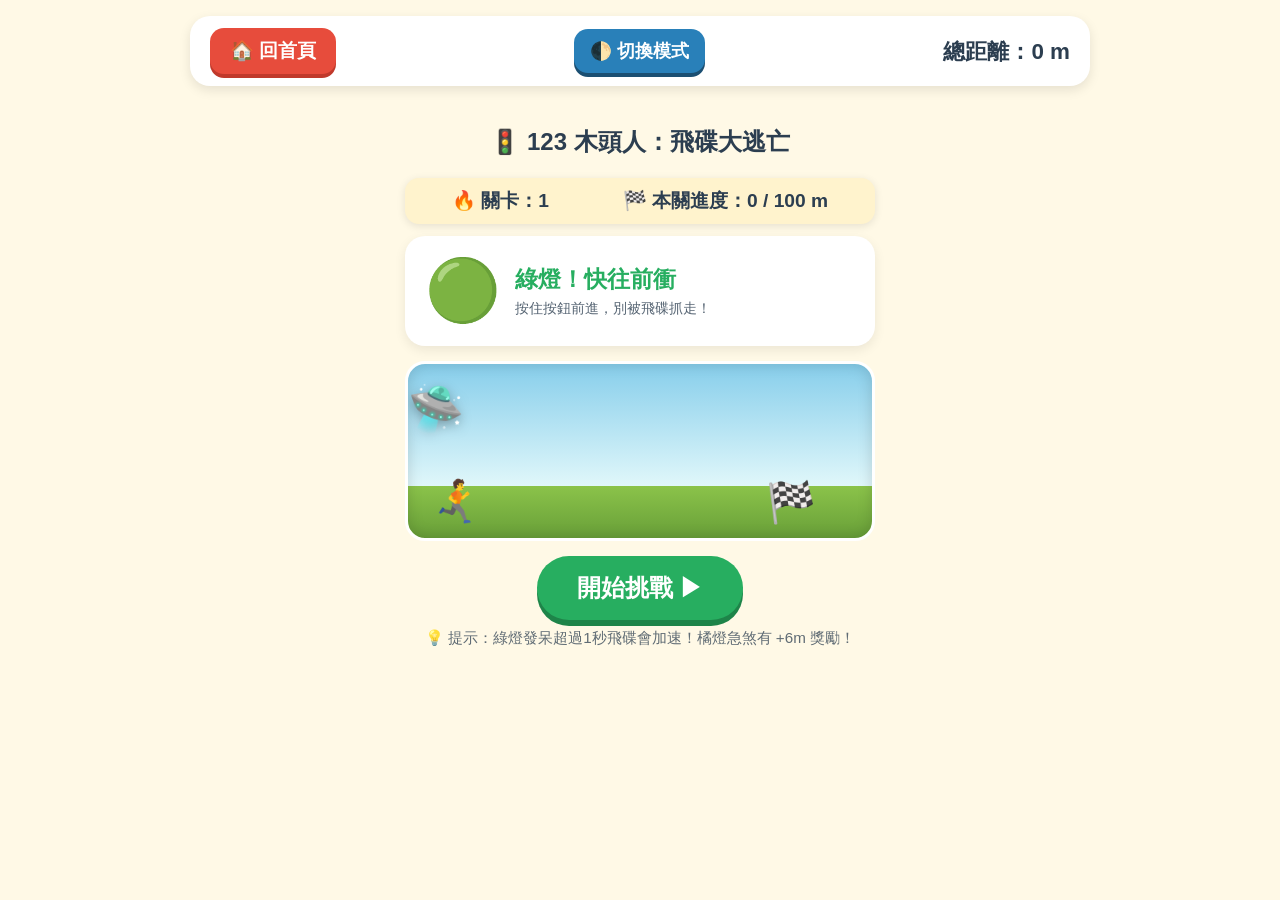
<file: red-light.html>
<!DOCTYPE html>
<html lang="zh-TW">
<head>
    <meta charset="UTF-8">
    <meta name="viewport" content="width=device-width, initial-scale=1.0">
    <title>123 木頭人 - 飛碟大逃亡</title>
    <link rel="stylesheet" href="style.css">
    <style>
        .game-container { text-align: center; max-width: 550px; margin: 0 auto; }
        
        .status-bar {
            display: flex; justify-content: space-around;
            background: #FFF3CD !important; color: #2C3E50 !important;
            padding: 10px; border-radius: 14px; font-size: 1.2rem; font-weight: bold;
            margin-bottom: 12px; box-shadow: 0 2px 8px rgba(0,0,0,0.1);
        }

        .light-panel {
            background: var(--card-bg);
            border-radius: 20px;
            padding: 15px 20px;
            margin-bottom: 15px;
            box-shadow: 0 4px 12px rgba(0,0,0,0.08);
            display: flex;
            align-items: center;
            justify-content: flex-start;
            gap: 20px;
            height: 110px;
            box-sizing: border-box;
        }
        .light-icon { 
            font-size: 3.8rem; 
            line-height: 1; 
            width: 70px; 
            text-align: center; 
            flex-shrink: 0;
        }
        .light-info { 
            text-align: left; 
            flex-grow: 1; 
            width: 340px;
            overflow: hidden;
        }
        .light-text { 
            font-size: 1.45rem; 
            font-weight: bold; 
            white-space: nowrap; 
        }

        .scene {
            width: 100%; height: 180px;
            background: linear-gradient(to bottom, #87CEEB 0%, #E0F7FA 70%, #8BC34A 70%, #689F38 100%);
            border-radius: 20px; position: relative; overflow: hidden;
            margin: 15px 0; box-shadow: inset 0 0 15px rgba(0,0,0,0.15);
            border: 3px solid var(--card-bg);
        }
        [data-theme="dark"] .scene {
            background: linear-gradient(to bottom, #0F2027 0%, #203A43 70%, #2C5364 70%, #1B3B2B 100%);
        }

        .ufo {
            position: absolute; top: 18px; left: 0%;
            font-size: 2.8rem; transition: left 0.1s linear;
            z-index: 3; filter: drop-shadow(0 4px 6px rgba(0,0,0,0.3));
        }
        .ufo-beam {
            position: absolute; top: 45px; left: 50%; transform: translateX(-50%);
            width: 0; height: 0;
            border-left: 25px solid transparent;
            border-right: 25px solid transparent;
            border-bottom: 115px solid rgba(255, 235, 59, 0.55);
            display: none; z-index: 2;
        }

        .finish-line {
            position: absolute; right: 12%; bottom: 12px;
            font-size: 2.5rem; z-index: 1;
        }
        .player {
            position: absolute; bottom: 12px; left: 5%;
            font-size: 2.6rem; transition: left 0.08s linear, bottom 0.5s ease-in;
            z-index: 4;
            transform: scaleX(-1);
        }

        .hold-btn {
            width: 100%; padding: 24px; font-size: 1.7rem; font-weight: bold;
            background: #27AE60; color: white; border: none; border-radius: 24px;
            box-shadow: 0 8px 0 #1E8449; cursor: pointer;
            transition: transform 0.05s, background-color 0.2s;
        }
        .hold-btn:active, .hold-btn.pressing {
            transform: translateY(6px);
            box-shadow: 0 2px 0 #1E8449;
            background: #2ECC71;
        }
    </style>
</head>
<body>
    <div class="top-nav">
        <button class="btn-home" onclick="exitToHome(isStarted)">🏠 回首頁</button>
        <button class="btn-theme" onclick="toggleTheme()">🌓 切換模式</button>
        <div class="score-display">總距離：<span id="total-score">0</span> m</div>
    </div>
    
    <div class="game-container">
        <h2>🚦 123 木頭人：飛碟大逃亡</h2>
        
        <div class="status-bar">
            <div>🔥 關卡：<span id="level">1</span></div>
            <div>🏁 本關進度：<span id="stage-dist">0</span> / 100 m</div>
        </div>

        <div class="light-panel">
            <div class="light-icon" id="light-icon">🟢</div>
            <div class="light-info">
                <div class="light-text" id="light-status" style="color: #27AE60;">綠燈！快往前衝</div>
                <div style="font-size: 0.88rem; opacity: 0.8; margin-top: 4px;" id="sub-msg">按住按鈕前進，別被飛碟抓走！</div>
            </div>
        </div>

        <div class="scene" id="scene">
            <div class="ufo" id="ufo">🛸<div class="ufo-beam" id="ufo-beam"></div></div>
            <div class="finish-line">🏁</div>
            <div class="player" id="player">🏃</div>
        </div>
        
        <div id="config-box" style="margin: 15px 0;">
            <button class="btn-big" onclick="startGame()">開始挑戰 ▶</button>
            <div style="margin-top: 8px; font-size: 0.95rem; opacity: 0.75;">💡 提示：綠燈發呆超過1秒飛碟會加速！橘燈急煞有 +6m 獎勵！</div>
        </div>

        <div id="control-box" style="display:none; margin-top: 15px;">
            <button class="hold-btn" id="hold-btn">👉 按住不放往前衝</button>
        </div>
    </div>

    <script src="common.js"></script>
    <script>
        let isStarted = false;
        let level = 1;
        let totalDistance = 0;   
        let stageProgress = 0;   
        let ufoProgress = -12;   
        
        let lightState = 'green'; 
        let greenStartTime = 0; 
        let isMoving = false;
        let ranDuringOrange = false; 

        let gameLoop = null;
        let lightTimer = null;

        const holdBtn = document.getElementById('hold-btn');

        holdBtn.addEventListener('mousedown', (e) => { e.preventDefault(); startMoving(); });
        holdBtn.addEventListener('mouseup', stopMoving);
        holdBtn.addEventListener('mouseleave', stopMoving);
        holdBtn.addEventListener('touchstart', (e) => { e.preventDefault(); startMoving(); });
        holdBtn.addEventListener('touchend', (e) => { e.preventDefault(); stopMoving(); });

        window.addEventListener('keydown', (e) => {
            if (e.code === 'Space' && isStarted && !e.repeat) {
                e.preventDefault();
                startMoving();
            }
        });
        window.addEventListener('keyup', (e) => {
            if (e.code === 'Space' && isStarted) {
                e.preventDefault();
                stopMoving();
            }
        });

        function startGame() {
            clearInterval(gameLoop);
            clearTimeout(lightTimer);
            isMoving = false;
            ranDuringOrange = false;

            isStarted = true;
            level = 1;
            totalDistance = 0;
            stageProgress = 0;
            ufoProgress = -12;

            document.getElementById('ufo-beam').style.display = 'none';
            document.getElementById('player').style.bottom = '12px';
            document.getElementById('player').innerText = '🏃';
            document.getElementById('config-box').style.display = 'none';
            document.getElementById('control-box').style.display = 'block';
            holdBtn.classList.remove('pressing');

            setLight('green');
            updatePositions();

            gameLoop = setInterval(updatePhysics, 50);
            scheduleNextLight();
        }

        function setLight(state) {
            lightState = state;
            const iconEl = document.getElementById('light-icon');
            const statusEl = document.getElementById('light-status');
            const subEl = document.getElementById('sub-msg');

            if (state === 'green') {
                greenStartTime = Date.now();
                iconEl.innerText = '🟢';
                statusEl.innerText = '綠燈！快往前衝';
                statusEl.style.color = '#27AE60';
                subEl.innerText = '趕快按住前進！發呆超過 1 秒飛碟會加速！';
                ranDuringOrange = false;
            } else if (state === 'orange') {
                iconEl.innerText = '🟠';
                statusEl.innerText = '橘燈！準備煞車';
                statusEl.style.color = '#E67E22';
                subEl.innerText = '急煞成功可獲得 +6m 獎勵！';
            } else if (state === 'red') {
                iconEl.innerText = '🔴';
                statusEl.innerText = '紅燈！不許動';
                statusEl.style.color = '#E74C3C';
                subEl.innerText = '飛碟正在逼近，但紅燈不會發射光線！';
            }
        }

        function scheduleNextLight() {
            if (!isStarted) return;
            clearTimeout(lightTimer);

            if (lightState === 'green') {
                const greenDuration = Math.max(1000, (2000 - level * 100) + Math.random() * 600);
                lightTimer = setTimeout(() => {
                    if (!isStarted) return;
                    setLight('orange');
                    scheduleNextLight();
                }, greenDuration);

            } else if (lightState === 'orange') {
                const orangeDuration = Math.max(300, 900 - (level - 1) * 70);
                lightTimer = setTimeout(() => {
                    if (!isStarted) return;
                    setLight('red');
                    if (isMoving) {
                        gameOver('red_light');
                        return;
                    }
                    scheduleNextLight();
                }, orangeDuration);

            } else if (lightState === 'red') {
                const redDuration = Math.min(2400, 950 + (level - 1) * 120 + Math.random() * 500);
                lightTimer = setTimeout(() => {
                    if (!isStarted) return;
                    setLight('green');
                    scheduleNextLight();
                }, redDuration);
            }
        }

        function startMoving() {
            if (!isStarted) return;
            if (lightState === 'red') {
                gameOver('red_light');
                return;
            }
            isMoving = true;
            holdBtn.classList.add('pressing');
        }

        function stopMoving() {
            if (!isStarted) return;
            const timeSinceGreen = Date.now() - greenStartTime;

            if (isMoving && lightState === 'green' && timeSinceGreen > 1000) {
                ufoProgress += 3.5;
                document.getElementById('sub-msg').innerText = '⚡ 綠燈中途停下！飛碟追擊！';
            }

            if (isMoving && lightState === 'orange' && ranDuringOrange) {
                ranDuringOrange = false;
                stageProgress += 6;
                totalDistance += 6;
                playSound('good');
                document.getElementById('sub-msg').innerText = '⚡ 極限急煞成功！獎勵 +6m！';
                checkLevelUp();
            }
            isMoving = false;
            holdBtn.classList.remove('pressing');
        }

        function updatePhysics() {
            if (!isStarted) return;

            // 1. 玩家移動速度
            const playerSpeed = 0.45;

            if (isMoving) {
                if (lightState === 'red') {
                    gameOver('red_light');
                    return;
                }
                if (lightState === 'orange') {
                    ranDuringOrange = true;
                }

                stageProgress += playerSpeed;
                totalDistance += playerSpeed;

                if (checkLevelUp()) return;
            }

            // 2. 飛碟追擊邏輯：任何燈號下都會持續逼近
            let ufoSpeed = 0.18 + (level - 1) * 0.03;
            const timeSinceGreen = Date.now() - greenStartTime;

            // 綠燈超過 1 秒緩衝期後，若玩家還沒開始跑，飛碟才會加速催促
            if (lightState === 'green' && !isMoving && timeSinceGreen > 1000) {
                ufoSpeed *= 1.6;
                document.getElementById('sub-msg').innerText = '⚠️ 發呆太久啦！飛碟加速中！';
            }

            ufoProgress += ufoSpeed;

            // 紅燈時飛碟最多懸停在玩家正上方（不會超前跑過頭）
            if (lightState === 'red' && ufoProgress > stageProgress) {
                ufoProgress = stageProgress;
            }

            // 3. 光線抓人判定：
            // - 紅燈時不發射光線（安全保護）
            // - 綠燈剛亮起的前 1 秒內不發射光線（給玩家起跑逃離的緩衝時間）
            const isBeamSafe = (lightState === 'red') || (lightState === 'green' && timeSinceGreen <= 1000);

            if (!isBeamSafe && ufoProgress >= stageProgress - 2) {
                gameOver('ufo');
                return;
            }

            updatePositions();
        }

        function checkLevelUp() {
            if (stageProgress >= 100) {
                level++;
                stageProgress = 0;
                ufoProgress = -12;
                playSound('good');
                
                setLight('green');
                clearTimeout(lightTimer);
                lightTimer = setTimeout(() => {
                    if (isStarted) scheduleNextLight();
                }, 1000);

                document.getElementById('sub-msg').innerText = `🎉 突破 100m！晉級 LEVEL ${level}！`;
                updatePositions();
                return true;
            }
            return false;
        }

        function updatePositions() {
            document.getElementById('level').innerText = level;
            document.getElementById('stage-dist').innerText = Math.min(100, Math.floor(stageProgress));
            document.getElementById('total-score').innerText = Math.floor(totalDistance);

            const visualPlayerLeft = 5 + (Math.min(100, stageProgress) * 0.77);
            const visualUfoLeft = 5 + (ufoProgress * 0.77);

            document.getElementById('player').style.left = visualPlayerLeft + '%';
            document.getElementById('ufo').style.left = visualUfoLeft + '%';
        }

        function gameOver(reason) {
            isStarted = false;
            isMoving = false;
            clearInterval(gameLoop);
            clearTimeout(lightTimer);
            holdBtn.classList.remove('pressing');
            document.getElementById('control-box').style.display = 'none';
            playSound('bad');

            const finalScore = Math.floor(totalDistance);
            const isNewBest = saveHighScore('light', finalScore);
            const statusEl = document.getElementById('light-status');
            const subEl = document.getElementById('sub-msg');

            if (reason === 'ufo') {
                document.getElementById('ufo').style.left = document.getElementById('player').style.left;
                document.getElementById('ufo-beam').style.display = 'block';
                document.getElementById('player').style.bottom = '115px';
                document.getElementById('player').innerText = '😱';

                statusEl.innerText = '🛸 被飛碟抓走了';
                statusEl.style.color = '#9B59B6';
                subEl.innerHTML = `跑太慢被外星人綁架！總成績：<b>${finalScore} m</b> (LEVEL ${level}) ${isNewBest ? '🎉 創新紀錄！' : ''}`;
            } else {
                document.getElementById('player').innerText = '💥';
                statusEl.innerText = '🚨 紅燈違規被抓';
                statusEl.style.color = '#E74C3C';
                subEl.innerHTML = `煞車不及違規！總成績：<b>${finalScore} m</b> (LEVEL ${level}) ${isNewBest ? '🎉 創新紀錄！' : ''}`;
            }

            document.getElementById('config-box').style.display = 'block';
        }
    </script>
</body>
</html>
</file>
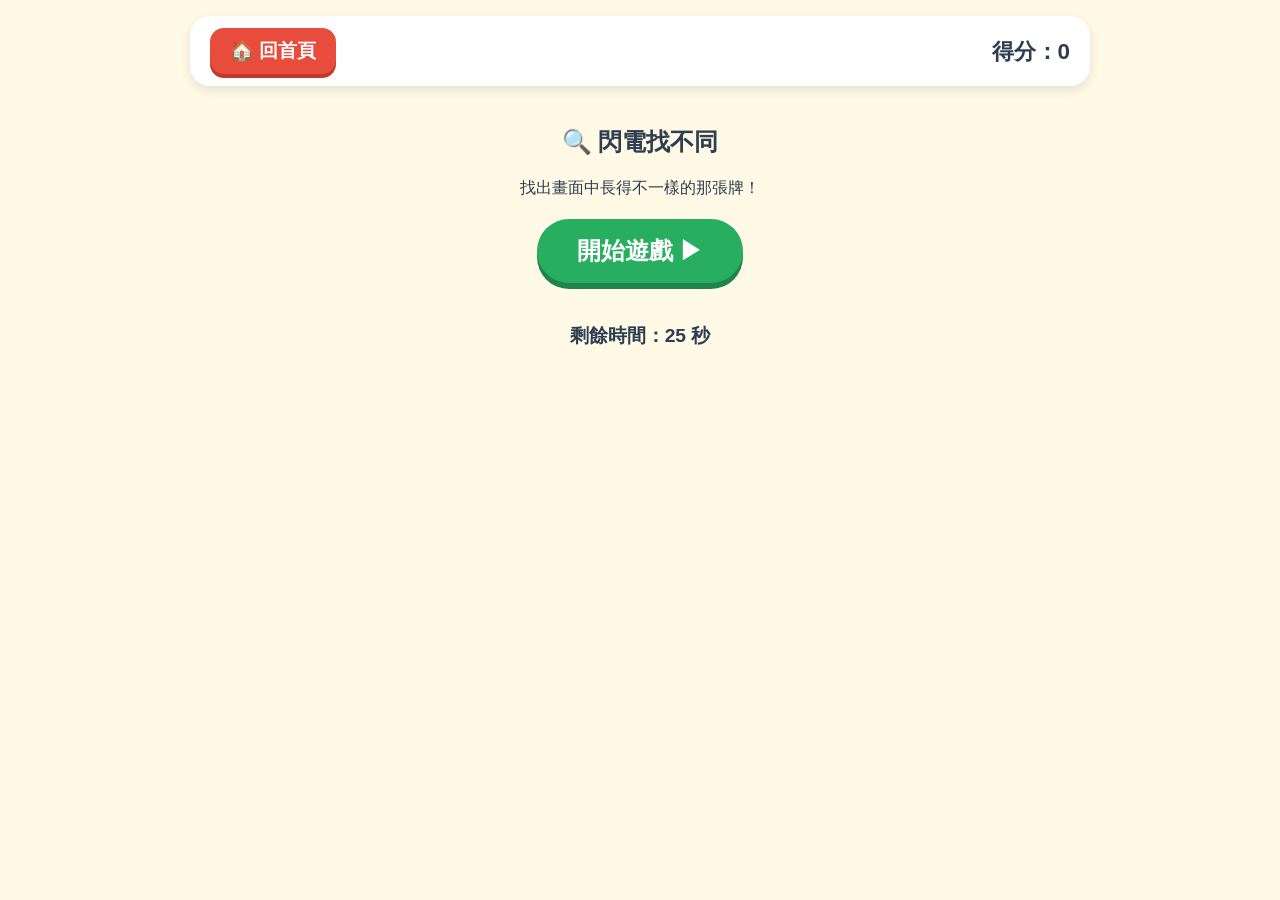
<file: spot-diff.html>
<!DOCTYPE html>
<html lang="zh-TW">
<head>
    <meta charset="UTF-8">
    <meta name="viewport" content="width=device-width, initial-scale=1.0">
    <title>閃電找不同 - 反應遊樂園</title>
    <link rel="stylesheet" href="style.css">
    <style>
        .game-container { text-align: center; max-width: 500px; margin: 0 auto; }
        .grid { display: grid; gap: 12px; margin: 20px auto; justify-content: center; }
        .card { background: white; border-radius: 16px; display: flex; align-items: center; justify-content: center; font-size: 3rem; cursor: pointer; box-shadow: 0 4px 10px rgba(0,0,0,0.08); transition: transform 0.1s; }
        .card:active { transform: scale(0.95); }
    </style>
</head>
<body>
    <div class="top-nav">
        <button class="btn-home" onclick="exitToHome(isStarted)">🏠 回首頁</button>
        <div class="score-display">得分：<span id="score">0</span></div>
    </div>
    
    <div class="game-container">
        <h2>🔍 閃電找不同</h2>
        <p id="msg">找出畫面中長得不一樣的那張牌！</p>
        
        <div id="config-box" style="margin: 20px 0;">
            <button class="btn-big" onclick="startGame()">開始遊戲 ▶</button>
        </div>

        <div class="grid" id="diff-grid"></div>
        <div style="font-size: 1.2rem; font-weight: bold;">剩餘時間：<span id="time">25</span> 秒</div>
    </div>

    <script src="common.js"></script>
    <script>
        let score = 0, timeLeft = 25, timer = null, isStarted = false, gridSize = 2;
        const iconPairs = [
            ['🐶', '🐱'], ['🍎', '🍏'], ['🚗', '🚕'], ['⚽', '🏀'], ['⭐', '🌟'], ['😀', '😁']
        ];

        function startGame() {
            score = 0; timeLeft = 25; isStarted = true; gridSize = 2;
            document.getElementById('score').innerText = score;
            document.getElementById('config-box').style.display = 'none';
            document.getElementById('msg').innerText = '找找看哪一個不一樣！';
            
            timer = setInterval(() => {
                timeLeft--;
                document.getElementById('time').innerText = timeLeft;
                if (timeLeft <= 0) endGame();
            }, 1000);
            nextRound();
        }

        function nextRound() {
            if (!isStarted) return;
            const gridElem = document.getElementById('diff-grid');
            gridElem.innerHTML = '';
            
            // 隨機決定網格大小 (2x2 到 4x4)
            gridSize = score > 10 ? 4 : (score > 4 ? 3 : 2);
            gridElem.style.gridTemplateColumns = `repeat(${gridSize}, 1fr)`;
            
            const pair = iconPairs[Math.floor(Math.random() * iconPairs.length)];
            const normalIcon = pair[0];
            const diffIcon = pair[1];
            
            const totalCount = gridSize * gridSize;
            const diffIndex = Math.floor(Math.random() * totalCount);
            
            for (let i = 0; i < totalCount; i++) {
                const card = document.createElement('div');
                card.className = 'card';
                card.style.height = `${Math.min(90, 320 / gridSize)}px`;
                card.style.width = `${Math.min(90, 320 / gridSize)}px`;
                card.innerText = (i === diffIndex) ? diffIcon : normalIcon;
                
                card.onclick = () => {
                    if (!isStarted) return;
                    if (i === diffIndex) {
                        score += 1;
                        playSound('good');
                        document.getElementById('score').innerText = score;
                        nextRound();
                    } else {
                        score = Math.max(0, score - 1);
                        playSound('bad');
                        document.getElementById('score').innerText = score;
                    }
                };
                gridElem.appendChild(card);
            }
        }

        function endGame() {
            isStarted = false;
            clearInterval(timer);
            document.getElementById('diff-grid').innerHTML = '';
            let isNewBest = saveHighScore('diff', score);
            document.getElementById('msg').innerHTML = `時間到！總得分：<b>${score}</b> 分 ${isNewBest ? '🎉 創新紀錄！' : ''}`;
            document.getElementById('config-box').style.display = 'block';
        }
    </script>
</body>
</html>
</file>
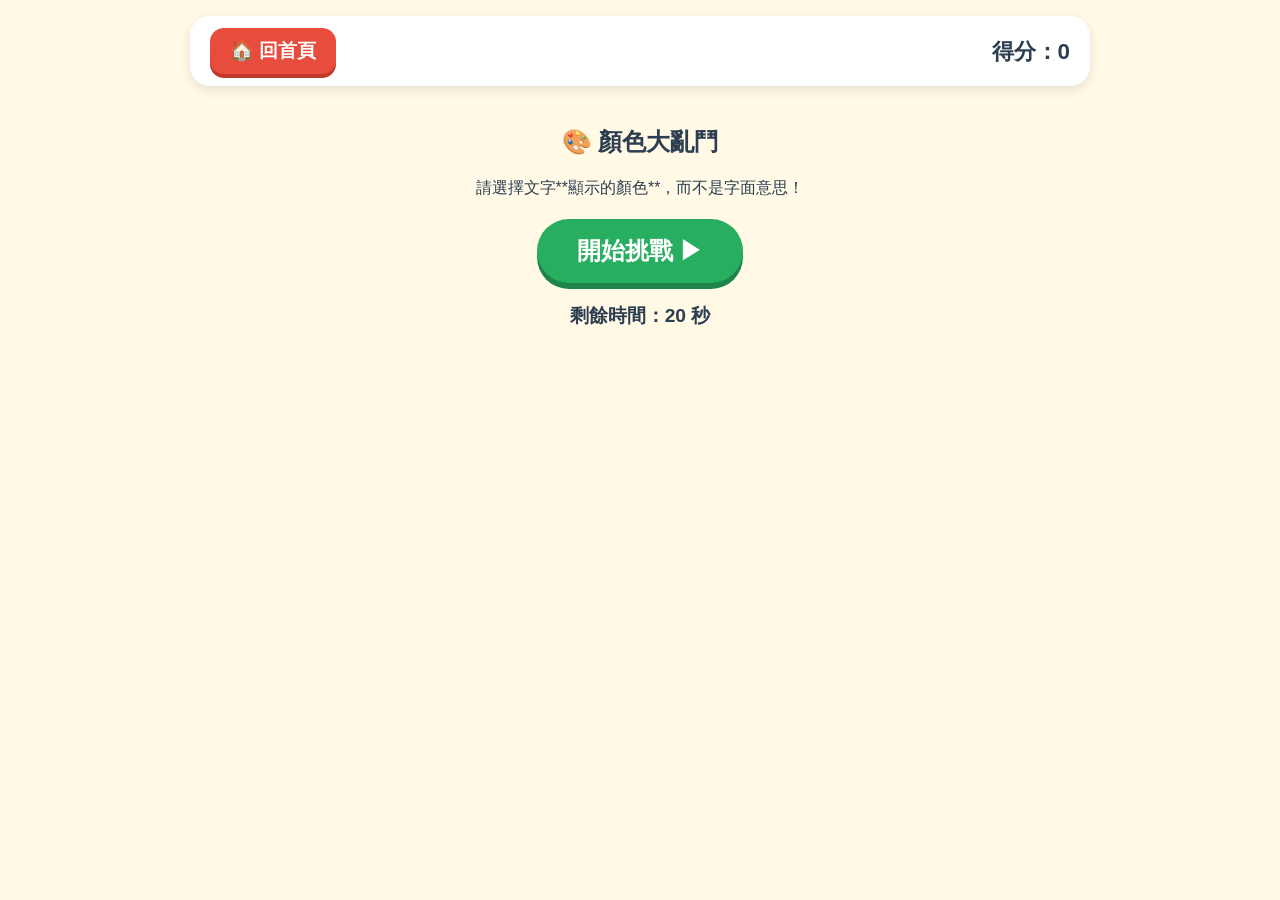
<file: stroop-color.html>
<!DOCTYPE html>
<html lang="zh-TW">
<head>
    <meta charset="UTF-8">
    <meta name="viewport" content="width=device-width, initial-scale=1.0">
    <title>顏色大亂鬥 - 反應遊樂園</title>
    <link rel="stylesheet" href="style.css">
    <style>
        .game-container { text-align: center; max-width: 500px; margin: 0 auto; }
        #word-display { font-size: 4rem; font-weight: bold; margin: 30px 0; min-height: 100px; display: flex; align-items: center; justify-content: center; background: white; border-radius: 20px; box-shadow: 0 4px 15px rgba(0,0,0,0.05); }
        .btn-grid { display: grid; grid-template-columns: repeat(2, 1fr); gap: 15px; }
        .color-btn { font-size: 1.8rem; padding: 20px; border: none; border-radius: 20px; color: white; font-weight: bold; cursor: pointer; box-shadow: 0 6px 0 rgba(0,0,0,0.2); }
    </style>
</head>
<body>
    <div class="top-nav">
        <button class="btn-home" onclick="exitToHome(isStarted)">🏠 回首頁</button>
        <div class="score-display">得分：<span id="score">0</span></div>
    </div>
    
    <div class="game-container">
        <h2>🎨 顏色大亂鬥</h2>
        <p id="msg">請選擇文字**顯示的顏色**，而不是字面意思！</p>
        <div id="config-box" style="margin: 20px 0;">
            <button class="btn-big" onclick="startGame()">開始挑戰 ▶</button>
        </div>
        
        <div id="word-display" style="display:none;">準備中</div>
        
        <div class="btn-grid" id="btn-grid" style="display:none;">
            <button class="color-btn" style="background: #E74C3C;" onclick="checkAnswer('red')">紅色</button>
            <button class="color-btn" style="background: #2980B9;" onclick="checkAnswer('blue')">藍色</button>
            <button class="color-btn" style="background: #27AE60;" onclick="checkAnswer('green')">綠色</button>
            <button class="color-btn" style="background: #F39C12;" onclick="checkAnswer('yellow')">黃色</button>
        </div>
        <div style="margin-top: 20px; font-size: 1.2rem; font-weight: bold;">剩餘時間：<span id="time">20</span> 秒</div>
    </div>

    <script src="common.js"></script>
    <script>
        let score = 0, timeLeft = 20, timer = null, isStarted = false, currentColor = '';
        const colors = [
            { name: '紅色', code: '#E74C3C', key: 'red' },
            { name: '藍色', code: '#2980B9', key: 'blue' },
            { name: '綠色', code: '#27AE60', key: 'green' },
            { name: '黃色', code: '#F39C12', key: 'yellow' }
        ];

        function startGame() {
            score = 0; timeLeft = 20; isStarted = true;
            document.getElementById('score').innerText = score;
            document.getElementById('config-box').style.display = 'none';
            document.getElementById('word-display').style.display = 'flex';
            document.getElementById('btn-grid').style.display = 'grid';
            
            timer = setInterval(() => {
                timeLeft--;
                document.getElementById('time').innerText = timeLeft;
                if (timeLeft <= 0) endGame();
            }, 1000);
            nextQuestion();
        }

        function nextQuestion() {
            if (!isStarted) return;
            const randomWord = colors[Math.floor(Math.random() * colors.length)];
            const randomColor = colors[Math.floor(Math.random() * colors.length)];
            
            currentColor = randomColor.key;
            const displayObj = document.getElementById('word-display');
            displayObj.innerText = randomWord.name;
            displayObj.style.color = randomColor.code;
        }

        function checkAnswer(selectedKey) {
            if (!isStarted) return;
            if (selectedKey === currentColor) {
                score += 1;
                playSound('good');
            } else {
                score = Math.max(0, score - 1);
                playSound('bad');
            }
            document.getElementById('score').innerText = score;
            nextQuestion();
        }

        function endGame() {
            isStarted = false;
            clearInterval(timer);
            document.getElementById('word-display').style.display = 'none';
            document.getElementById('btn-grid').style.display = 'none';
            let isNewBest = saveHighScore('color', score);
            document.getElementById('msg').innerHTML = `時間到！總得分：<b>${score}</b> 分 ${isNewBest ? '🎉 創新紀錄！' : ''}`;
            document.getElementById('config-box').style.display = 'block';
        }
    </script>
</body>
</html>
</file>
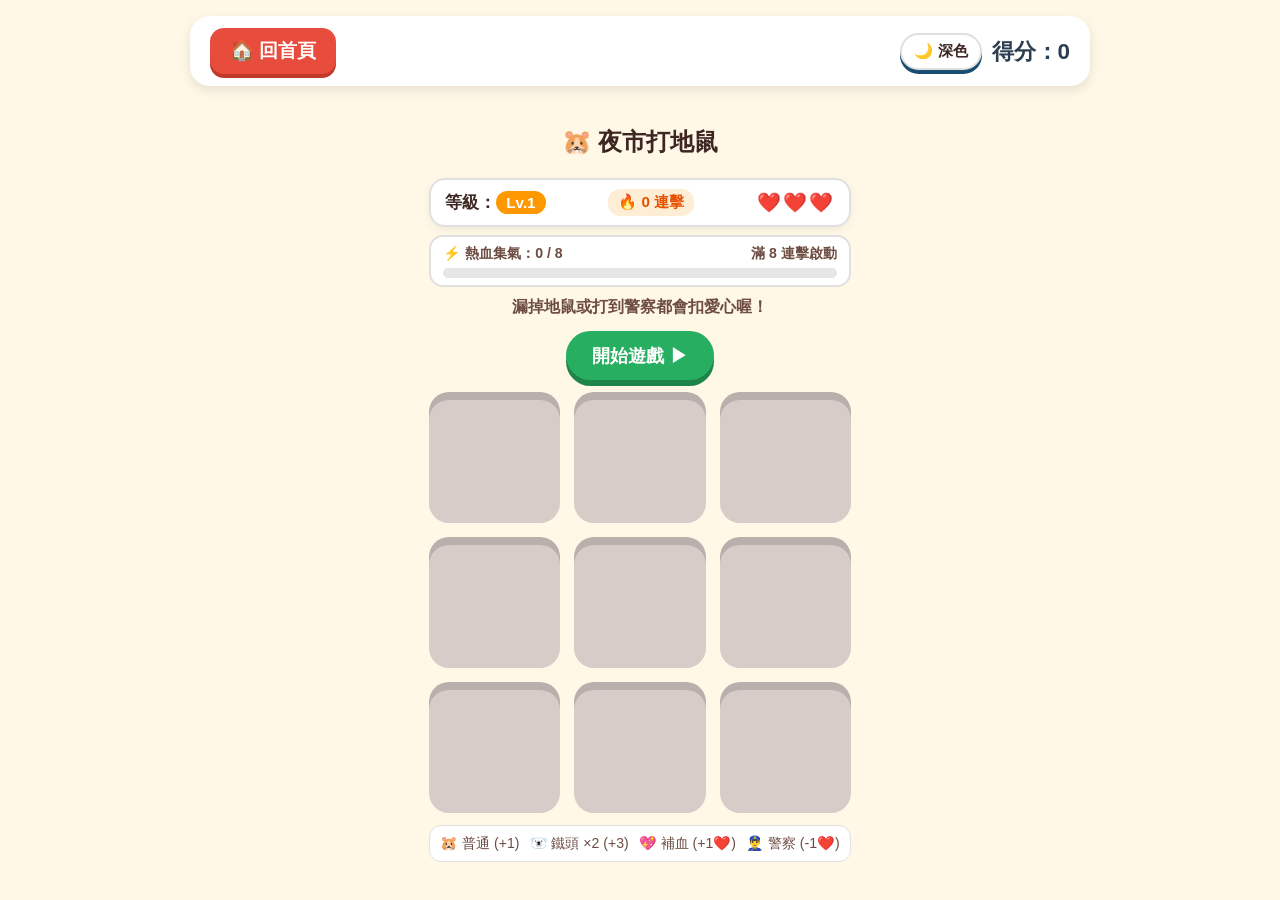
<file: whack-a-mole.html>
<!DOCTYPE html>
<html lang="zh-TW">
<head>
    <meta charset="UTF-8">
    <meta name="viewport" content="width=device-width, initial-scale=1.0, maximum-scale=1.0, user-scalable=no">
    <title>夜市打地鼠 - 反應遊樂園</title>
    <link rel="stylesheet" href="style.css">
    <style>
        :root {
            --bg-color: #FFF8E7;
            --text-color: #3E2723;
            --subtext-color: #6D4C41;
            --hole-bg: #D7CCC8;
            --hole-active: #BCAAA4;
            --hole-shadow: rgba(0, 0, 0, 0.14);
            --card-bg: #FFFFFF;
            --border-color: #E0E0E0;
            --stat-bg: #FAF3E3;
        }

        body.dark-mode {
            --bg-color: #1A1C20;
            --text-color: #F1F3F5;
            --subtext-color: #ADB5BD;
            --hole-bg: #2C3038;
            --hole-active: #3B404B;
            --hole-shadow: rgba(0, 0, 0, 0.45);
            --card-bg: #252830;
            --border-color: #3A3F4B;
            --stat-bg: #2E333D;
            background-color: var(--bg-color);
            color: var(--text-color);
        }

        html, body {
            touch-action: manipulation;
            -webkit-touch-callout: none;
            -webkit-user-select: none;
            user-select: none;
            overscroll-behavior: none;
        }

        body {
            background-color: var(--bg-color);
            color: var(--text-color);
            transition: background-color 0.25s ease, color 0.25s ease, box-shadow 0.3s ease;
        }

        body.fever-active {
            box-shadow: inset 0 0 28px rgba(255, 111, 0, 0.55);
        }

        .top-nav {
            display: flex;
            justify-content: space-between;
            align-items: center;
            gap: 8px;
            flex-wrap: wrap;
        }

        .nav-right {
            display: flex;
            align-items: center;
            gap: 10px;
        }

        .btn-theme {
            background: var(--card-bg);
            color: var(--text-color);
            border: 2px solid var(--border-color);
            border-radius: 20px;
            padding: 6px 12px;
            font-size: 0.95rem;
            font-weight: bold;
            cursor: pointer;
            transition: transform 0.1s;
            touch-action: manipulation;
        }

        .btn-theme:active {
            transform: scale(0.95);
        }

        .game-container {
            text-align: center;
            max-width: 480px;
            margin: 0 auto;
            padding: 0 12px;
            position: relative;
        }

        .status-bar {
            display: flex;
            justify-content: space-between;
            align-items: center;
            background: var(--card-bg);
            border: 2px solid var(--border-color);
            border-radius: 16px;
            padding: 9px 14px;
            margin: 10px 0 8px;
            font-size: 1.05rem;
            font-weight: bold;
            box-shadow: 0 3px 8px rgba(0, 0, 0, 0.06);
            gap: 6px;
        }

        .level-badge {
            background: #FF9800;
            color: #FFF;
            padding: 3px 10px;
            border-radius: 12px;
            font-size: 0.95rem;
        }

        .combo-pill {
            background: rgba(255, 152, 0, 0.16);
            color: #E65100;
            padding: 3px 10px;
            border-radius: 12px;
            font-size: 0.95rem;
            font-weight: 800;
            transition: transform 0.12s ease;
        }

        body.dark-mode .combo-pill {
            background: rgba(255, 167, 38, 0.2);
            color: #FFB74D;
        }

        .combo-pill.bump {
            transform: scale(1.16);
        }

        .lives-box {
            letter-spacing: 2px;
            font-size: 1.2rem;
        }

        .fever-bar-wrap {
            background: var(--card-bg);
            border: 2px solid var(--border-color);
            border-radius: 14px;
            padding: 7px 12px;
            margin-bottom: 10px;
            transition: border-color 0.25s ease, box-shadow 0.25s ease;
        }

        .fever-bar-wrap.active {
            border-color: #FF6F00;
            box-shadow: 0 0 12px rgba(255, 111, 0, 0.35);
        }

        .fever-header {
            display: flex;
            justify-content: space-between;
            align-items: center;
            font-size: 0.88rem;
            font-weight: 800;
            margin-bottom: 5px;
            color: var(--subtext-color);
        }

        .fever-bar-wrap.active .fever-header {
            color: #FF6F00;
        }

        body.dark-mode .fever-bar-wrap.active .fever-header {
            color: #FFA726;
        }

        .fever-track {
            width: 100%;
            height: 10px;
            background: rgba(128, 128, 128, 0.2);
            border-radius: 999px;
            overflow: hidden;
        }

        .fever-fill {
            height: 100%;
            width: 0%;
            background: linear-gradient(90deg, #FFB300, #FF6F00);
            border-radius: 999px;
            transition: width 0.15s ease;
        }

        .fever-bar-wrap.active .fever-fill {
            background: linear-gradient(90deg, #FF3D00, #FFD600);
            transition: width 0.08s linear;
        }

        .fever-banner {
            position: fixed;
            top: 18%;
            left: 50%;
            transform: translate(-50%, -20px) scale(0.8);
            background: linear-gradient(135deg, #FF3D00, #FF9100);
            color: #FFFFFF;
            padding: 12px 22px;
            border-radius: 18px;
            border: 3px solid #FFF59D;
            box-shadow: 0 10px 28px rgba(255, 61, 0, 0.45);
            font-size: 1.15rem;
            font-weight: 900;
            z-index: 90;
            pointer-events: none;
            opacity: 0;
            white-space: nowrap;
            transition: opacity 0.22s ease, transform 0.25s cubic-bezier(0.18, 0.89, 0.32, 1.28);
        }

        .fever-banner.show {
            opacity: 1;
            transform: translate(-50%, 0) scale(1);
        }

        .fever-banner small {
            display: block;
            font-size: 0.85rem;
            font-weight: 700;
            color: #FFF9C4;
            margin-top: 2px;
        }

        #msg {
            min-height: 1.5em;
            font-size: 1rem;
            color: var(--subtext-color);
            margin: 6px 0 10px;
            font-weight: 600;
        }

        .grid {
            display: grid;
            grid-template-columns: repeat(3, minmax(0, 1fr));
            gap: 14px;
            margin: 12px 0;
            width: 100%;
            touch-action: manipulation;
        }

        .hole {
            background: var(--hole-bg);
            border-radius: 20px;
            aspect-ratio: 1 / 1;
            min-height: 96px;
            display: flex;
            align-items: center;
            justify-content: center;
            cursor: pointer;
            position: relative;
            overflow: hidden;
            box-shadow: inset 0 8px 0 var(--hole-shadow);
            transition: background-color 0.15s ease, box-shadow 0.2s ease;
            -webkit-tap-highlight-color: transparent;
            touch-action: manipulation;
        }

        .hole.active {
            background: var(--hole-active);
        }

        body.fever-active .hole.active {
            box-shadow: inset 0 8px 0 var(--hole-shadow), 0 0 10px rgba(255, 145, 0, 0.45);
        }

        .mole-sprite {
            font-size: 3.3rem;
            line-height: 1;
            transform: scale(0) translateY(15px);
            opacity: 0;
            transition: transform 0.14s cubic-bezier(0.18, 0.89, 0.32, 1.28), opacity 0.12s ease;
            pointer-events: none;
            display: inline-block;
            width: 1.2em;
            text-align: center;
        }

        .hole.active .mole-sprite {
            transform: scale(1) translateY(0);
            opacity: 1;
        }

        .hole.hit-anim .mole-sprite {
            transform: scale(0.75);
        }

        .hit-badge {
            position: absolute;
            top: 8px;
            right: 8px;
            background: #E53935;
            color: #FFFFFF;
            font-size: 0.9rem;
            font-weight: 900;
            padding: 2px 8px;
            border-radius: 12px;
            border: 2px solid #FFFFFF;
            box-shadow: 0 2px 6px rgba(0, 0, 0, 0.3);
            pointer-events: none;
            display: none;
            z-index: 2;
        }

        .hit-badge.one-left {
            background: #FB8C00;
        }

        .hit-badge.heal-badge {
            background: #2E7D32;
        }

        .float-tip {
            position: absolute;
            bottom: 8px;
            left: 50%;
            transform: translateX(-50%);
            font-size: 0.92rem;
            font-weight: bold;
            padding: 2px 8px;
            border-radius: 10px;
            pointer-events: none;
            animation: floatUp 0.65s ease-out forwards;
            white-space: nowrap;
            z-index: 3;
        }

        @keyframes floatUp {
            0% { opacity: 1; transform: translate(-50%, 0); }
            100% { opacity: 0; transform: translate(-50%, -22px); }
        }

        @keyframes damageFlash {
            0%, 100% { box-shadow: inset 0 0 0 0 rgba(231, 76, 60, 0); }
            30% { box-shadow: inset 0 0 0 8px rgba(231, 76, 60, 0.65); }
        }

        body.damage-effect {
            animation: damageFlash 0.35s ease;
        }

        .legend-box {
            display: flex;
            justify-content: center;
            gap: 10px;
            flex-wrap: wrap;
            font-size: 0.88rem;
            color: var(--subtext-color);
            margin-top: 10px;
            background: var(--card-bg);
            border: 1px solid var(--border-color);
            padding: 8px 10px;
            border-radius: 12px;
        }

        .summary-overlay {
            position: fixed;
            inset: 0;
            background: rgba(0, 0, 0, 0.58);
            display: none;
            align-items: center;
            justify-content: center;
            padding: 16px;
            z-index: 100;
            opacity: 0;
            transition: opacity 0.25s ease;
        }

        .summary-overlay.show {
            display: flex;
            opacity: 1;
        }

        .summary-card {
            background: var(--card-bg);
            color: var(--text-color);
            border: 2px solid var(--border-color);
            border-radius: 22px;
            width: 100%;
            max-width: 390px;
            padding: 22px 18px;
            text-align: center;
            box-shadow: 0 12px 30px rgba(0, 0, 0, 0.28);
            transform: scale(0.92);
            transition: transform 0.25s cubic-bezier(0.18, 0.89, 0.32, 1.2);
        }

        .summary-overlay.show .summary-card {
            transform: scale(1);
        }

        .summary-title {
            font-size: 1.45rem;
            font-weight: 800;
            margin: 0 0 4px;
        }

        .summary-score-box {
            font-size: 2rem;
            font-weight: 900;
            color: #FF8F00;
            margin: 4px 0 14px;
        }

        .summary-rows {
            display: flex;
            flex-direction: column;
            gap: 10px;
            margin: 12px 0 16px;
        }

        .summary-row {
            background: var(--stat-bg);
            border: 1px solid var(--border-color);
            border-radius: 14px;
            padding: 10px 14px;
            display: flex;
            justify-content: space-between;
            align-items: center;
            gap: 8px;
        }

        .summary-row-label {
            font-size: 0.95rem;
            font-weight: 700;
            color: var(--subtext-color);
            white-space: nowrap;
        }

        .summary-row-items {
            display: flex;
            align-items: center;
            gap: 12px;
            flex-wrap: wrap;
            justify-content: flex-end;
            font-size: 1.25rem;
            font-weight: 800;
        }

        .icon-count {
            display: inline-flex;
            align-items: center;
            gap: 4px;
        }

        .icon-count .num {
            font-size: 1.1rem;
        }

        .num.good { color: #2E7D32; }
        .num.miss { color: #E65100; }
        .num.bad  { color: #C62828; }

        body.dark-mode .num.good { color: #66BB6A; }
        body.dark-mode .num.miss { color: #FFA726; }
        body.dark-mode .num.bad  { color: #EF5350; }

        .summary-detail {
            font-size: 0.9rem;
            color: var(--subtext-color);
            margin-bottom: 14px;
            line-height: 1.55;
        }

        .btn-restart {
            width: 100%;
            font-size: 1.15rem;
            padding: 12px 20px;
            border-radius: 14px;
            cursor: pointer;
            touch-action: manipulation;
        }

        .btn-restart:disabled {
            opacity: 0.55;
            cursor: not-allowed;
        }
    </style>
</head>
<body>
    <div class="top-nav">
        <button class="btn-home" onclick="exitToHome(isStarted)">🏠 回首頁</button>
        <div class="nav-right">
            <button class="btn-theme" id="theme-btn" onclick="toggleDarkMode()">🌙 深色</button>
            <div class="score-display">得分：<span id="score">0</span></div>
        </div>
    </div>

    <div class="fever-banner" id="fever-banner">
        🔥 熱血狀態啟動！
        <small>得分 ×2 · 鐵頭地鼠一擊必殺！</small>
    </div>
    
    <div class="game-container">
        <h2>🐹 夜市打地鼠</h2>

        <div class="status-bar">
            <div>等級：<span class="level-badge" id="level-display">Lv.1</span></div>
            <div class="combo-pill" id="combo-display">🔥 0 連擊</div>
            <div class="lives-box" id="lives-display" aria-label="剩餘生命值">❤️❤️❤️</div>
        </div>

        <div class="fever-bar-wrap" id="fever-bar-wrap">
            <div class="fever-header">
                <span id="fever-label">⚡ 熱血集氣：0 / 8</span>
                <span id="fever-timer-text">滿 8 連擊啟動</span>
            </div>
            <div class="fever-track">
                <div class="fever-fill" id="fever-fill"></div>
            </div>
        </div>

        <p id="msg">漏掉地鼠或打到警察都會扣愛心喔！</p>

        <div style="margin-bottom: 12px;" id="config-box">
            <button class="btn-big" style="font-size: 1.15rem; padding: 12px 26px; touch-action: manipulation;" onclick="startGame()">開始遊戲 ▶</button>
        </div>

        <div class="grid" id="mole-grid">
            <div class="hole" onpointerdown="hit(0, event)"><span class="hit-badge"></span><span class="mole-sprite"></span></div>
            <div class="hole" onpointerdown="hit(1, event)"><span class="hit-badge"></span><span class="mole-sprite"></span></div>
            <div class="hole" onpointerdown="hit(2, event)"><span class="hit-badge"></span><span class="mole-sprite"></span></div>
            <div class="hole" onpointerdown="hit(3, event)"><span class="hit-badge"></span><span class="mole-sprite"></span></div>
            <div class="hole" onpointerdown="hit(4, event)"><span class="hit-badge"></span><span class="mole-sprite"></span></div>
            <div class="hole" onpointerdown="hit(5, event)"><span class="hit-badge"></span><span class="mole-sprite"></span></div>
            <div class="hole" onpointerdown="hit(6, event)"><span class="hit-badge"></span><span class="mole-sprite"></span></div>
            <div class="hole" onpointerdown="hit(7, event)"><span class="hit-badge"></span><span class="mole-sprite"></span></div>
            <div class="hole" onpointerdown="hit(8, event)"><span class="hit-badge"></span><span class="mole-sprite"></span></div>
        </div>

        <div class="legend-box">
            <span>🐹 普通 (+1)</span>
            <span>🐻‍❄️ 鐵頭 ×2 (+3)</span>
            <span>💖 補血 (+1❤️)</span>
            <span>👮‍♂️ 警察 (-1❤️)</span>
        </div>
    </div>

    <!-- 結算視窗 -->
    <div class="summary-overlay" id="summary-overlay" role="dialog" aria-modal="true" aria-labelledby="summary-title">
        <div class="summary-card" onclick="event.stopPropagation()">
            <h3 class="summary-title" id="summary-title">本局結算</h3>
            <div class="summary-score-box"><span id="sum-score">0</span> 分 <span id="sum-record" style="font-size: 1rem;"></span></div>

            <div class="summary-rows">
                <div class="summary-row">
                    <span class="summary-row-label">擊中地鼠</span>
                    <div class="summary-row-items">
                        <span class="icon-count">🐹<span class="num good" id="sum-hit-normal">×0</span></span>
                        <span class="icon-count">🐻‍❄️<span class="num good" id="sum-hit-armored">×0</span></span>
                    </div>
                </div>

                <div class="summary-row">
                    <span class="summary-row-label">漏掉地鼠</span>
                    <div class="summary-row-items">
                        <span class="icon-count">🐹<span class="num miss" id="sum-miss-normal">×0</span></span>
                        <span class="icon-count">🐻‍❄️<span class="num miss" id="sum-miss-armored">×0</span></span>
                    </div>
                </div>

                <div class="summary-row">
                    <span class="summary-row-label">誤打警察</span>
                    <div class="summary-row-items">
                        <span class="icon-count">👮‍♂️<span class="num bad" id="sum-police">×0</span></span>
                    </div>
                </div>
            </div>

            <div class="summary-detail" id="sum-detail"></div>

            <button class="btn-big btn-restart" id="btn-restart" onclick="startGame()" disabled>再玩一次 ▶</button>
        </div>
    </div>

    <script src="common.js"></script>
    <script>
        let lastTouchEndTime = 0;
        document.addEventListener('touchend', function (e) {
            const now = Date.now();
            if (now - lastTouchEndTime <= 320) {
                e.preventDefault();
            }
            lastTouchEndTime = now;
        }, { passive: false });

        document.addEventListener('gesturestart', function (e) {
            e.preventDefault();
        }, { passive: false });

        const MAX_LIVES = 3;
        const FEVER_TARGET = 8;
        const FEVER_DURATION = 6000;

        let score = 0;
        let lives = MAX_LIVES;
        let level = 1;
        let isStarted = false;
        let isEnding = false;

        let totalCombo = 0;
        let maxCombo = 0;
        let feverCharge = 0;
        let isFever = false;
        let feverEndTime = 0;
        let feverTickTimer = null;
        let feverBannerTimer = null;

        let spawnTimer = null;
        let summaryTimer = null;
        let restartEnableTimer = null;

        let stats = {
            normalHit: 0,
            armoredHit: 0,
            missedNormal: 0,
            missedArmored: 0,
            policeHit: 0,
            feverCount: 0
        };

        const holes = Array.from(document.querySelectorAll('.hole')).map((el, idx) => ({
            index: idx,
            el: el,
            spriteEl: el.querySelector('.mole-sprite'),
            badgeEl: el.querySelector('.hit-badge'),
            active: false,
            type: null,
            hp: 0,
            hideTimeout: null
        }));

        function initTheme() {
            const savedTheme = localStorage.getItem('theme') || localStorage.getItem('darkMode');
            if (savedTheme === 'dark' || savedTheme === 'true') {
                document.body.classList.add('dark-mode');
            }
            updateThemeBtn();
        }

        function toggleDarkMode() {
            const isDark = document.body.classList.toggle('dark-mode');
            localStorage.setItem('theme', isDark ? 'dark' : 'light');
            localStorage.setItem('darkMode', isDark ? 'true' : 'false');
            updateThemeBtn();
        }

        function updateThemeBtn() {
            const btn = document.getElementById('theme-btn');
            const isDark = document.body.classList.contains('dark-mode');
            btn.innerText = isDark ? '☀️ 亮色' : '🌙 深色';
        }

        initTheme();

        function getLevelConfig(lvl) {
            const configs = [
                { maxConcurrent: 1, spawnInterval: 950,  stayDuration: 1550, armoredChance: 0.00, policeChance: 0.18 },
                { maxConcurrent: 2, spawnInterval: 820,  stayDuration: 1450, armoredChance: 0.20, policeChance: 0.22 },
                { maxConcurrent: 3, spawnInterval: 700,  stayDuration: 1350, armoredChance: 0.28, policeChance: 0.24 },
                { maxConcurrent: 3, spawnInterval: 600,  stayDuration: 1250, armoredChance: 0.35, policeChance: 0.26 },
                { maxConcurrent: 4, spawnInterval: 520,  stayDuration: 1150, armoredChance: 0.40, policeChance: 0.28 },
                { maxConcurrent: 5, spawnInterval: 450,  stayDuration: 1050, armoredChance: 0.45, policeChance: 0.30 }
            ];
            return configs[Math.min(lvl - 1, configs.length - 1)];
        }

        function startGame() {
            clearTimeout(spawnTimer);
            clearTimeout(summaryTimer);
            clearTimeout(restartEnableTimer);
            clearInterval(feverTickTimer);
            clearTimeout(feverBannerTimer);

            score = 0;
            lives = MAX_LIVES;
            level = 1;
            isStarted = true;
            isEnding = false;

            totalCombo = 0;
            maxCombo = 0;
            feverCharge = 0;
            isFever = false;
            document.body.classList.remove('fever-active');
            document.getElementById('fever-banner').classList.remove('show');

            stats = {
                normalHit: 0,
                armoredHit: 0,
                missedNormal: 0,
                missedArmored: 0,
                policeHit: 0,
                feverCount: 0
            };

            hideSummaryModal();
            clearAllHoles();
            updateUI();

            document.getElementById('config-box').style.display = 'none';
            document.getElementById('msg').innerText = '連續擊中累積連擊，集滿 8 連擊進入熱血！';

            scheduleNextSpawn(150);
        }

        function scheduleNextSpawn(delay) {
            if (!isStarted || isEnding) return;
            clearTimeout(spawnTimer);
            spawnTimer = setTimeout(() => {
                if (!isStarted || isEnding) return;
                spawnMole();
                const cfg = getLevelConfig(level);
                const baseInterval = isFever ? cfg.spawnInterval * 0.88 : cfg.spawnInterval;
                const jitter = (Math.random() * 140) - 70;
                scheduleNextSpawn(Math.max(300, baseInterval + jitter));
            }, delay);
        }

        function spawnMole() {
            if (!isStarted || isEnding) return;
            const cfg = getLevelConfig(level);
            const activeCount = holes.filter(h => h.active).length;

            if (activeCount >= cfg.maxConcurrent) return;

            const emptyHoles = holes.filter(h => !h.active);
            if (emptyHoles.length === 0) return;

            const target = emptyHoles[Math.floor(Math.random() * emptyHoles.length)];
            const roll = Math.random();

            const hasActiveHeart = holes.some(h => h.active && h.type === 'heart');
            const heartChance = (lives < MAX_LIVES && !hasActiveHeart) ? 0.07 : 0;

            target.active = true;
            target.el.classList.add('active');

            if (roll < heartChance) {
                target.type = 'heart';
                target.hp = 1;
                target.spriteEl.innerText = '💖';
                target.badgeEl.innerText = '+1❤️';
                target.badgeEl.classList.remove('one-left');
                target.badgeEl.classList.add('heal-badge');
                target.badgeEl.style.display = 'inline-block';
            } else if (roll < heartChance + cfg.policeChance) {
                target.type = 'police';
                target.hp = 1;
                target.spriteEl.innerText = '👮‍♂️';
                target.badgeEl.style.display = 'none';
            } else if (roll < heartChance + cfg.policeChance + cfg.armoredChance) {
                target.type = 'armored';
                target.hp = isFever ? 1 : 2;
                target.spriteEl.innerText = '🐻‍❄️';
                target.badgeEl.innerText = isFever ? '一擊!' : '打2下';
                target.badgeEl.classList.remove('one-left', 'heal-badge');
                if (isFever) target.badgeEl.classList.add('one-left');
                target.badgeEl.style.display = 'inline-block';
            } else {
                target.type = 'normal';
                target.hp = 1;
                target.spriteEl.innerText = '🐹';
                target.badgeEl.style.display = 'none';
            }

            let stayTime = cfg.stayDuration;
            if (target.type === 'armored' && !isFever) stayTime += 350;
            if (target.type === 'heart') stayTime = Math.max(1050, cfg.stayDuration * 0.9);

            target.hideTimeout = setTimeout(() => {
                onMoleExpire(target);
            }, stayTime);
        }

        function onMoleExpire(hole) {
            if (!hole.active || !isStarted || isEnding) return;
            const expiredType = hole.type;
            resetHole(hole);

            if (expiredType === 'normal') {
                stats.missedNormal++;
                showFloatTip(hole.el, '漏掉🐹 -1❤️', '#E74C3C');
                loseLife('漏掉普通地鼠了！扣 1 顆愛心', false);
            } else if (expiredType === 'armored') {
                stats.missedArmored++;
                showFloatTip(hole.el, '漏掉🐻‍❄️ -1❤️', '#E74C3C');
                loseLife('漏掉鐵頭地鼠了！扣 1 顆愛心', false);
            }
        }

        function hit(index, e) {
            if (e) e.preventDefault();
            if (!isStarted || isEnding) return;
            const hole = holes[index];
            if (!hole.active) return;

            hole.el.classList.add('hit-anim');
            setTimeout(() => hole.el.classList.remove('hit-anim'), 90);

            if (hole.type === 'police') {
                stats.policeHit++;
                clearTimeout(hole.hideTimeout);
                resetHole(hole);
                if (typeof playSound === 'function') playSound('bad');
                showFloatTip(hole.el, '誤擊警察 -1❤️', '#E74C3C');
                loseLife('哎呀！打到警察了，扣 1 顆愛心', true);
                return;
            }

            if (hole.type === 'heart') {
                clearTimeout(hole.hideTimeout);
                resetHole(hole);
                if (typeof playSound === 'function') playSound('good');
                if (lives < MAX_LIVES) {
                    lives++;
                    showFloatTip(hole.el, '恢復 +1❤️', '#2ECC71');
                    document.getElementById('msg').innerText = '💖 吃到愛心補給！恢復 1 顆生命！';
                } else {
                    score += 2;
                    showFloatTip(hole.el, '滿血加分 +2', '#2ECC71');
                }
                updateUI();
                checkEmptyBoard();
                return;
            }

            if (hole.type === 'armored' && hole.hp > 1) {
                hole.hp = 1;
                hole.spriteEl.innerText = '😵';
                hole.badgeEl.innerText = '剩1下!';
                hole.badgeEl.classList.add('one-left');
                if (typeof playSound === 'function') playSound('good');
                showFloatTip(hole.el, '再敲一下！', '#FF9800');

                clearTimeout(hole.hideTimeout);
                const cfg = getLevelConfig(level);
                hole.hideTimeout = setTimeout(() => onMoleExpire(hole), Math.max(850, cfg.stayDuration * 0.75));
                return;
            }

            const isArmored = (hole.type === 'armored');
            if (isArmored) {
                stats.armoredHit++;
            } else {
                stats.normalHit++;
            }

            clearTimeout(hole.hideTimeout);
            resetHole(hole);

            totalCombo++;
            if (totalCombo > maxCombo) maxCombo = totalCombo;

            const comboEl = document.getElementById('combo-display');
            comboEl.classList.remove('bump');
            void comboEl.offsetWidth;
            comboEl.classList.add('bump');

            const basePoints = isArmored ? 3 : 1;
            const feverMultiplier = isFever ? 2 : 1;
            const comboBonus = (totalCombo % 5 === 0) ? 1 : 0;
            const gained = (basePoints * feverMultiplier) + comboBonus;

            score += gained;
            if (typeof playSound === 'function') playSound('good');

            const tipText = comboBonus > 0 ? `+${gained} (連擊獎勵!)` : `+${gained}`;
            showFloatTip(hole.el, tipText, isFever ? '#FFD600' : '#2ECC71');

            if (!isFever) {
                feverCharge++;
                if (feverCharge >= FEVER_TARGET) {
                    activateFever();
                }
            }

            const newLevel = Math.min(6, Math.floor(score / 10) + 1);
            if (newLevel > level) {
                level = newLevel;
                document.getElementById('msg').innerText = `🔥 升級到 Lv.${level}！地鼠速度加快！`;
            } else if (isFever) {
                document.getElementById('msg').innerText = `⚡ 熱血狀態中！連擊 ${totalCombo}，得分雙倍！`;
            } else if (comboBonus > 0) {
                document.getElementById('msg').innerText = `🎯 ${totalCombo} 連擊達成！額外 +1 分！`;
            } else {
                document.getElementById('msg').innerText = isArmored ? '擊倒鐵頭地鼠！' : '打中地鼠！';
            }

            updateUI();
            checkEmptyBoard();
        }

        function checkEmptyBoard() {
            const remainingActive = holes.filter(h => h.active).length;
            if (remainingActive === 0) {
                scheduleNextSpawn(150);
            }
        }

        function activateFever() {
            isFever = true;
            feverCharge = FEVER_TARGET;
            feverEndTime = Date.now() + FEVER_DURATION;
            stats.feverCount++;

            document.body.classList.add('fever-active');

            holes.forEach(h => {
                if (h.active && h.type === 'armored') {
                    h.hp = 1;
                    h.badgeEl.innerText = '一擊!';
                    h.badgeEl.classList.add('one-left');
                }
            });

            const banner = document.getElementById('fever-banner');
            banner.classList.add('show');
            clearTimeout(feverBannerTimer);
            feverBannerTimer = setTimeout(() => {
                banner.classList.remove('show');
            }, 1500);

            if (navigator.vibrate) {
                navigator.vibrate([60, 40, 80]);
            }

            clearInterval(feverTickTimer);
            feverTickTimer = setInterval(() => {
                if (!isStarted || isEnding || !isFever) {
                    clearInterval(feverTickTimer);
                    return;
                }
                const remaining = feverEndTime - Date.now();
                if (remaining <= 0) {
                    endFever(false);
                } else {
                    updateFeverBar(remaining);
                }
            }, 60);

            updateUI();
        }

        function endFever(brokenByMistake) {
            isFever = false;
            feverCharge = 0;
            clearInterval(feverTickTimer);
            document.body.classList.remove('fever-active');
            document.getElementById('fever-banner').classList.remove('show');

            if (!brokenByMistake && isStarted && !isEnding) {
                document.getElementById('msg').innerText = '熱血時間結束，繼續累積連擊吧！';
            }
            updateUI();
        }

        function updateFeverBar(remainingMs) {
            const wrap = document.getElementById('fever-bar-wrap');
            const label = document.getElementById('fever-label');
            const timerText = document.getElementById('fever-timer-text');
            const fill = document.getElementById('fever-fill');

            if (isFever) {
                wrap.classList.add('active');
                const sec = Math.max(0, remainingMs / 1000).toFixed(1);
                const pct = Math.max(0, Math.min(100, (remainingMs / FEVER_DURATION) * 100));
                label.innerText = '🔥 熱血狀態中（得分 ×2）';
                timerText.innerText = `剩餘 ${sec} 秒`;
                fill.style.width = `${pct}%`;
            } else {
                wrap.classList.remove('active');
                const pct = Math.min(100, (feverCharge / FEVER_TARGET) * 100);
                label.innerText = `⚡ 熱血集氣：${feverCharge} / ${FEVER_TARGET}`;
                timerText.innerText = `再 ${FEVER_TARGET - feverCharge} 連擊啟動`;
                fill.style.width = `${pct}%`;
            }
        }

        function loseLife(reasonText, isPoliceHit) {
            totalCombo = 0;
            if (isFever) {
                endFever(true);
            } else {
                feverCharge = 0;
            }

            lives = Math.max(0, lives - 1);
            updateUI();
            document.getElementById('msg').innerText = `${reasonText}（連擊歸零）`;

            document.body.classList.remove('damage-effect');
            void document.body.offsetWidth;
            document.body.classList.add('damage-effect');

            if (navigator.vibrate) {
                navigator.vibrate(isPoliceHit ? [110, 60, 110] : [140]);
            }

            if (lives <= 0) {
                beginEndSequence();
            }
        }

        function beginEndSequence() {
            isEnding = true;
            isStarted = false;
            clearTimeout(spawnTimer);
            clearInterval(feverTickTimer);
            document.body.classList.remove('fever-active');

            holes.forEach(h => {
                clearTimeout(h.hideTimeout);
            });

            document.getElementById('msg').innerText = '💥 生命值歸零！正在統計本局成績...';

            summaryTimer = setTimeout(() => {
                showSummaryModal();
            }, 1000);
        }

        function showSummaryModal() {
            clearAllHoles();

            const isNewBest = (typeof saveHighScore === 'function') ? saveHighScore('mole', score) : false;

            document.getElementById('sum-score').innerText = score;
            document.getElementById('sum-record').innerText = isNewBest ? '🎉 新紀錄！' : '';

            document.getElementById('sum-hit-normal').innerText = `×${stats.normalHit}`;
            document.getElementById('sum-hit-armored').innerText = `×${stats.armoredHit}`;
            document.getElementById('sum-miss-normal').innerText = `×${stats.missedNormal}`;
            document.getElementById('sum-miss-armored').innerText = `×${stats.missedArmored}`;
            document.getElementById('sum-police').innerText = `×${stats.policeHit}`;

            document.getElementById('sum-detail').innerHTML =
                `最高等級 <b>Lv.${level}</b> ｜ 最高連擊 <b>${maxCombo} 連擊</b><br>` +
                `進入熱血狀態 <b>${stats.feverCount} 次</b>`;

            const restartBtn = document.getElementById('btn-restart');
            restartBtn.disabled = true;

            const overlay = document.getElementById('summary-overlay');
            overlay.classList.add('show');

            restartEnableTimer = setTimeout(() => {
                restartBtn.disabled = false;
            }, 450);
        }

        function hideSummaryModal() {
            const overlay = document.getElementById('summary-overlay');
            overlay.classList.remove('show');
        }

        function resetHole(hole) {
            hole.active = false;
            hole.type = null;
            hole.hp = 0;
            hole.el.classList.remove('active');
            hole.badgeEl.classList.remove('one-left', 'heal-badge');
            hole.badgeEl.style.display = 'none';
            setTimeout(() => {
                if (!hole.active) {
                    hole.spriteEl.innerText = '';
                }
            }, 130);
        }

        function clearAllHoles() {
            holes.forEach(h => {
                clearTimeout(h.hideTimeout);
                h.active = false;
                h.type = null;
                h.hp = 0;
                h.el.classList.remove('active');
                h.badgeEl.classList.remove('one-left', 'heal-badge');
                h.badgeEl.style.display = 'none';
                h.spriteEl.innerText = '';
            });
        }

        function showFloatTip(parentEl, text, color) {
            const tip = document.createElement('div');
            tip.className = 'float-tip';
            tip.innerText = text;
            tip.style.color = color;
            tip.style.background = 'rgba(0,0,0,0.68)';
            parentEl.appendChild(tip);
            setTimeout(() => tip.remove(), 650);
        }

        function updateUI() {
            document.getElementById('score').innerText = score;
            document.getElementById('level-display').innerText = `Lv.${level}`;
            document.getElementById('combo-display').innerText = `🔥 ${totalCombo} 連擊`;

            const fullHearts = '❤️'.repeat(lives);
            const emptyHearts = '🖤'.repeat(MAX_LIVES - lives);
            document.getElementById('lives-display').innerText = fullHearts + emptyHearts;

            if (!isFever) {
                updateFeverBar(0);
            }
        }
    </script>
</body>
</html>
</file>
<file: style.css>
/*預設：護眼暖米黃模式*/
:root {
    --bg-color: #FFF9E6;      /* 溫暖護眼米黃 */
    --card-bg: #FFFFFF;
    --text-main: #2C3E50;
    --play-area-bg: #FFFFFF;  /* 遊戲區背景 */
    --primary: #FF9F1C;       
    --success: #27AE60;       
    --danger: #E74C3C;        
    --info: #2980B9;          
}

/* 深色 (黑色) 模式 */
[data-theme="dark"] {
    --bg-color: #121212;      /* 沉浸純黑/深灰背景 */
    --card-bg: #1E1E1E;       /* 卡片深色 */
    --text-main: #E0E0E0;     /* 柔和白字（避免純白刺眼） */
    --play-area-bg: #181818;  /* 遊戲區深色 */
    --primary: #F39C12;
    --success: #2ECC71;
    --danger: #E74C3C;
    --info: #3498DB;
}

* {
    box-sizing: border-box;
    font-family: "Microsoft JhengHei", "PingFang TC", "Heiti TC", sans-serif;
    user-select: none;
    -webkit-tap-highlight-color: transparent;
}

body {
    background-color: var(--bg-color);
    color: var(--text-main);
    margin: 0;
    padding: 16px;
    display: flex;
    flex-direction: column;
    align-items: center;
    min-height: 100vh;
    transition: background-color 0.3s, color 0.3s;
}

/* 遊戲內通用的頂部導覽列 */
.top-nav {
    width: 100%;
    max-width: 900px;
    display: flex;
    justify-content: space-between;
    align-items: center;
    background: var(--card-bg);
    padding: 12px 20px;
    border-radius: 20px;
    box-shadow: 0 4px 12px rgba(0,0,0,0.1);
    margin-bottom: 20px;
}

.btn-home {
    background-color: var(--danger);
    color: white;
    border: none;
    padding: 10px 20px;
    font-size: 1.2rem;
    font-weight: bold;
    border-radius: 14px;
    cursor: pointer;
    box-shadow: 0 4px 0 #C0392B;
}

/* 主題切換按鈕樣式 */
.btn-theme {
    background-color: var(--info);
    color: white;
    border: none;
    padding: 10px 16px;
    font-size: 1.1rem;
    font-weight: bold;
    border-radius: 14px;
    cursor: pointer;
    box-shadow: 0 4px 0 #1B4F72;
}

.score-display {
    font-size: 1.4rem;
    font-weight: bold;
    color: var(--text-main);
}

/* 全齡通用超大按鈕 */
.btn-big {
    background-color: var(--success);
    color: white;
    border: none;
    padding: 16px 40px;
    font-size: 1.5rem;
    font-weight: bold;
    border-radius: 50px;
    cursor: pointer;
    box-shadow: 0 6px 0 #1E8449;
}
</file>
